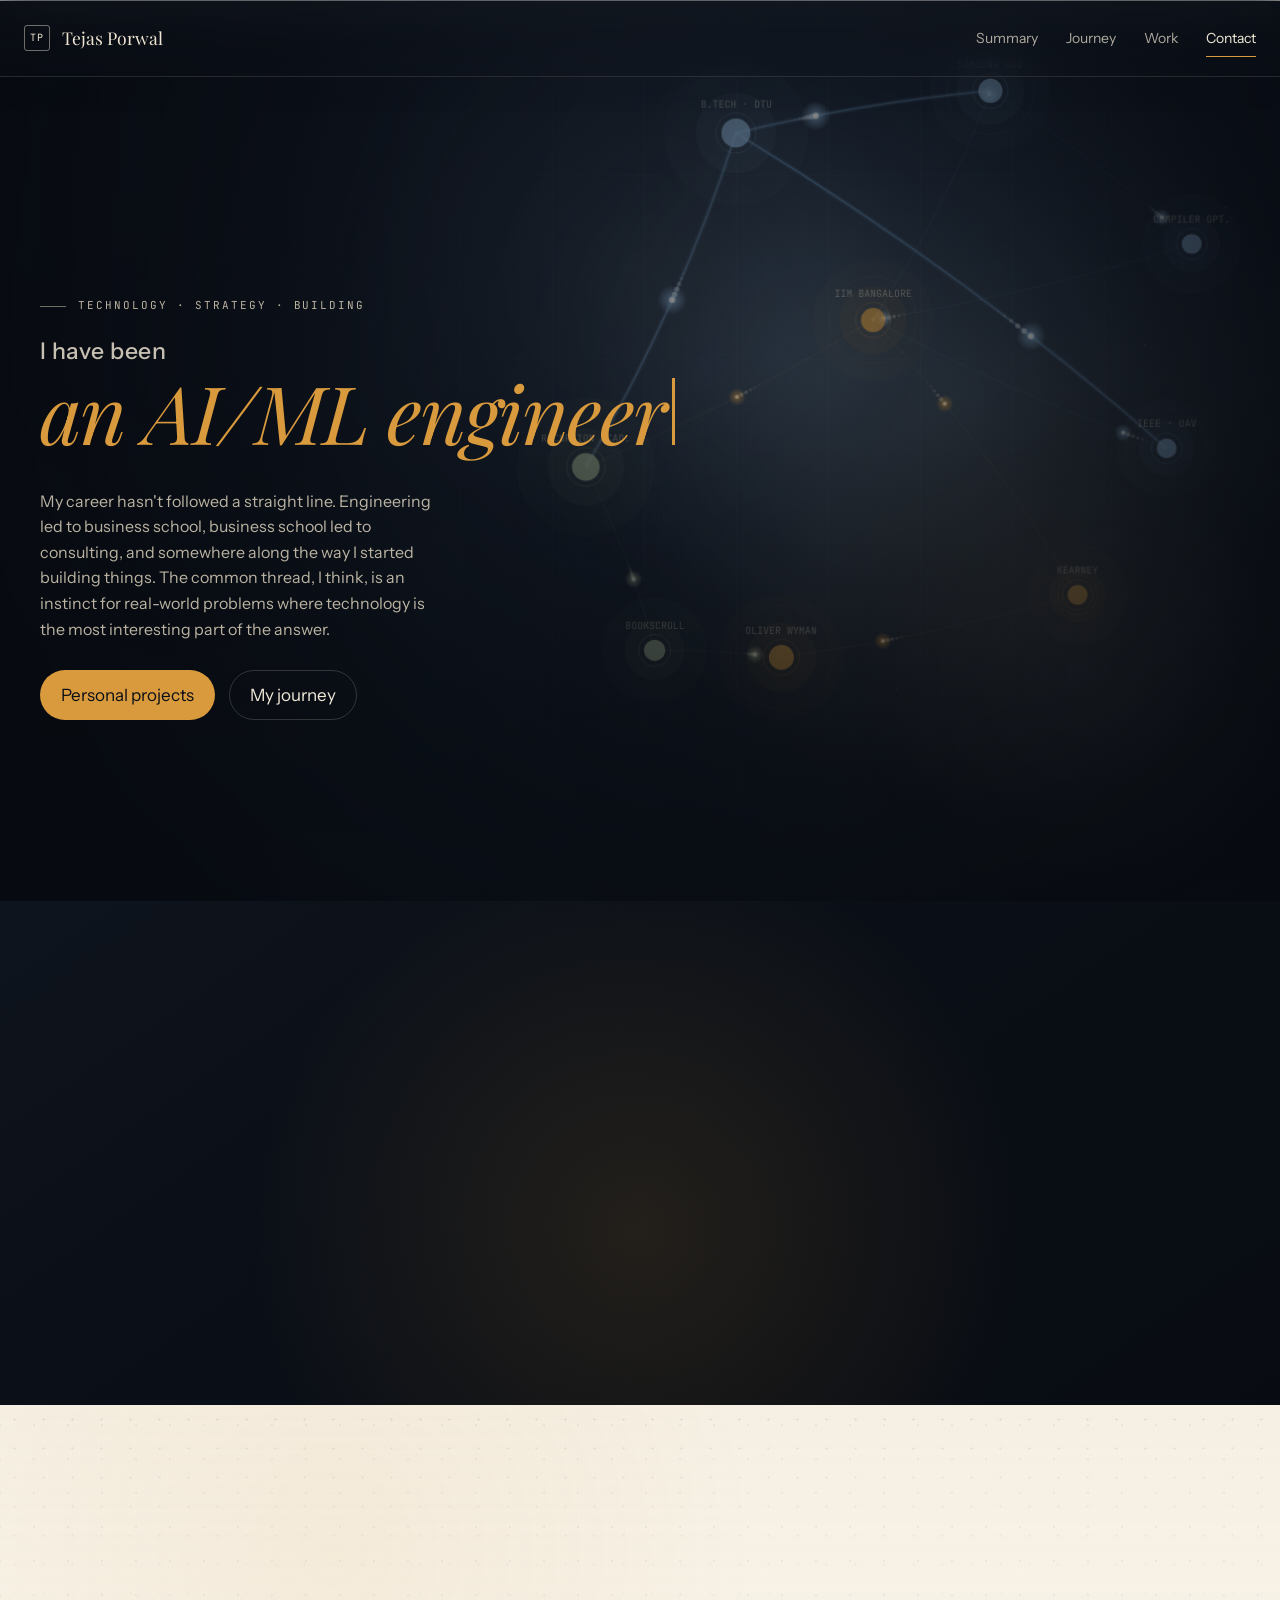
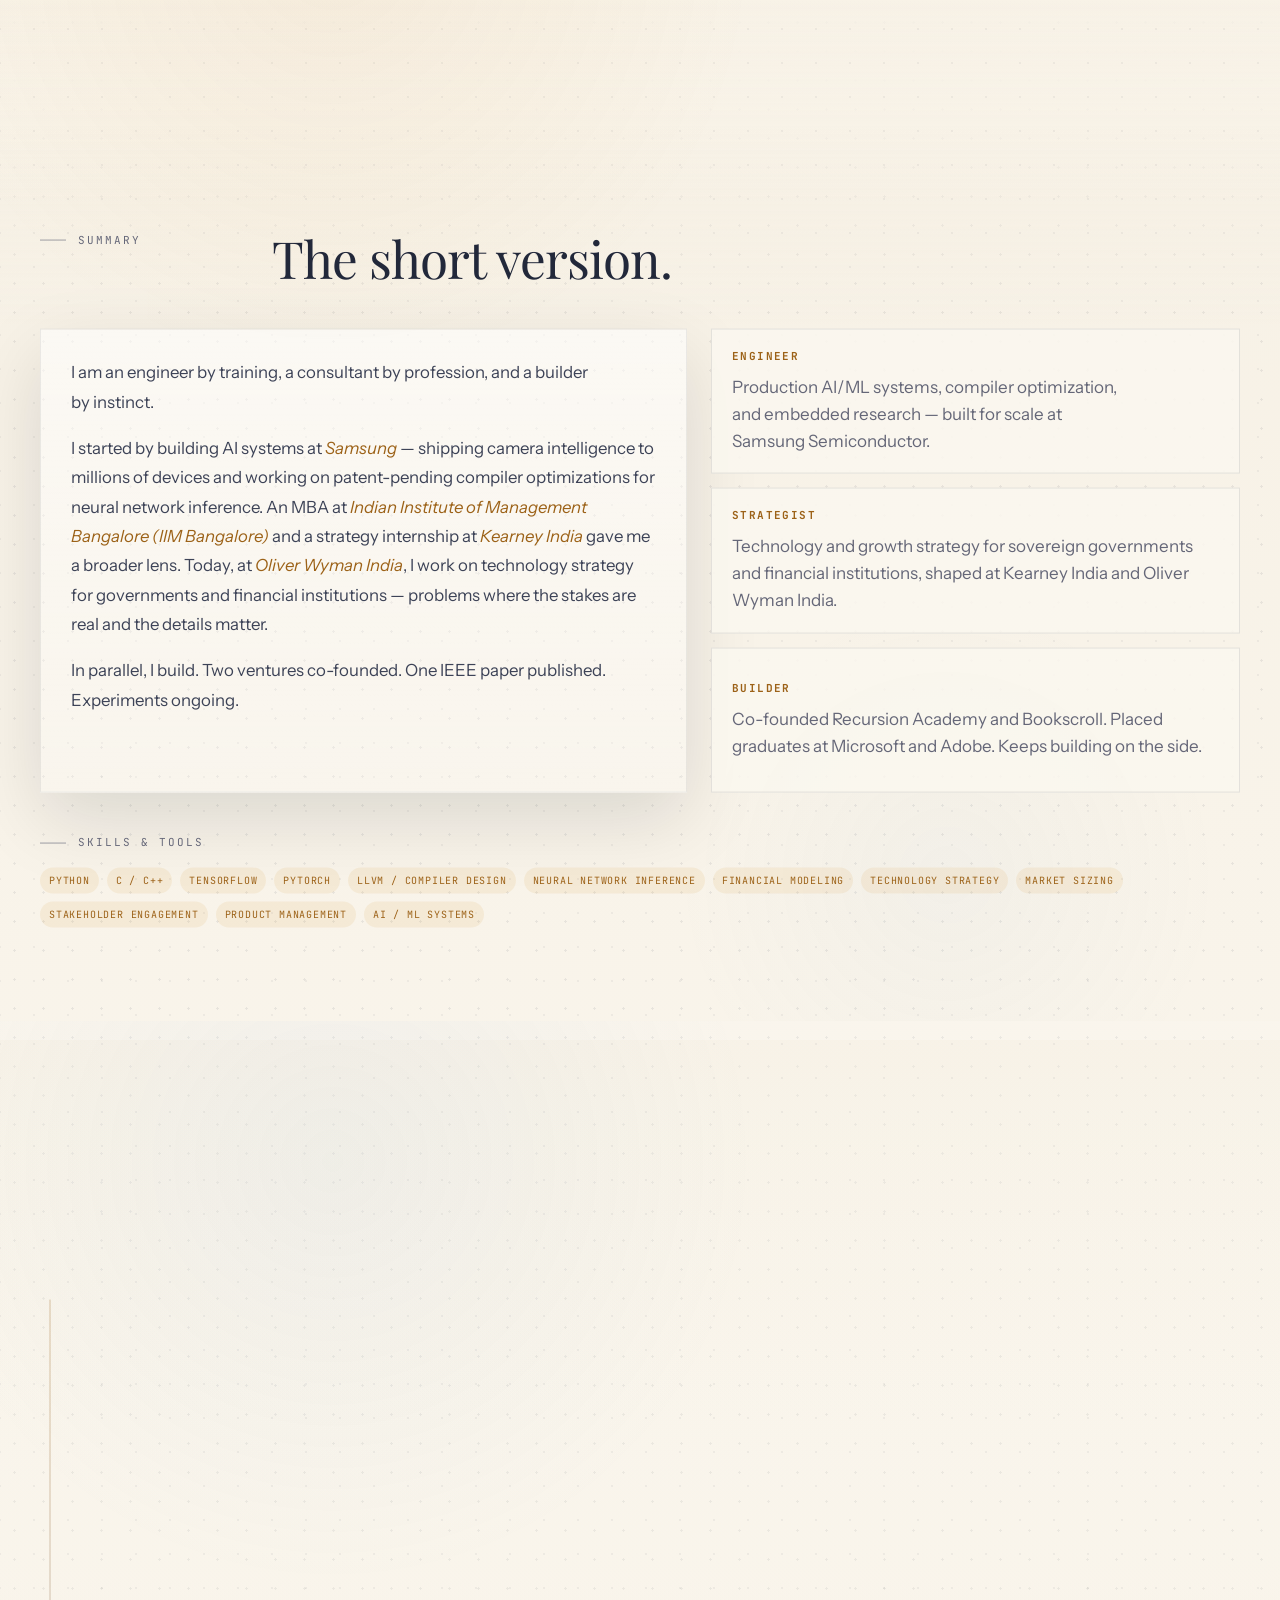
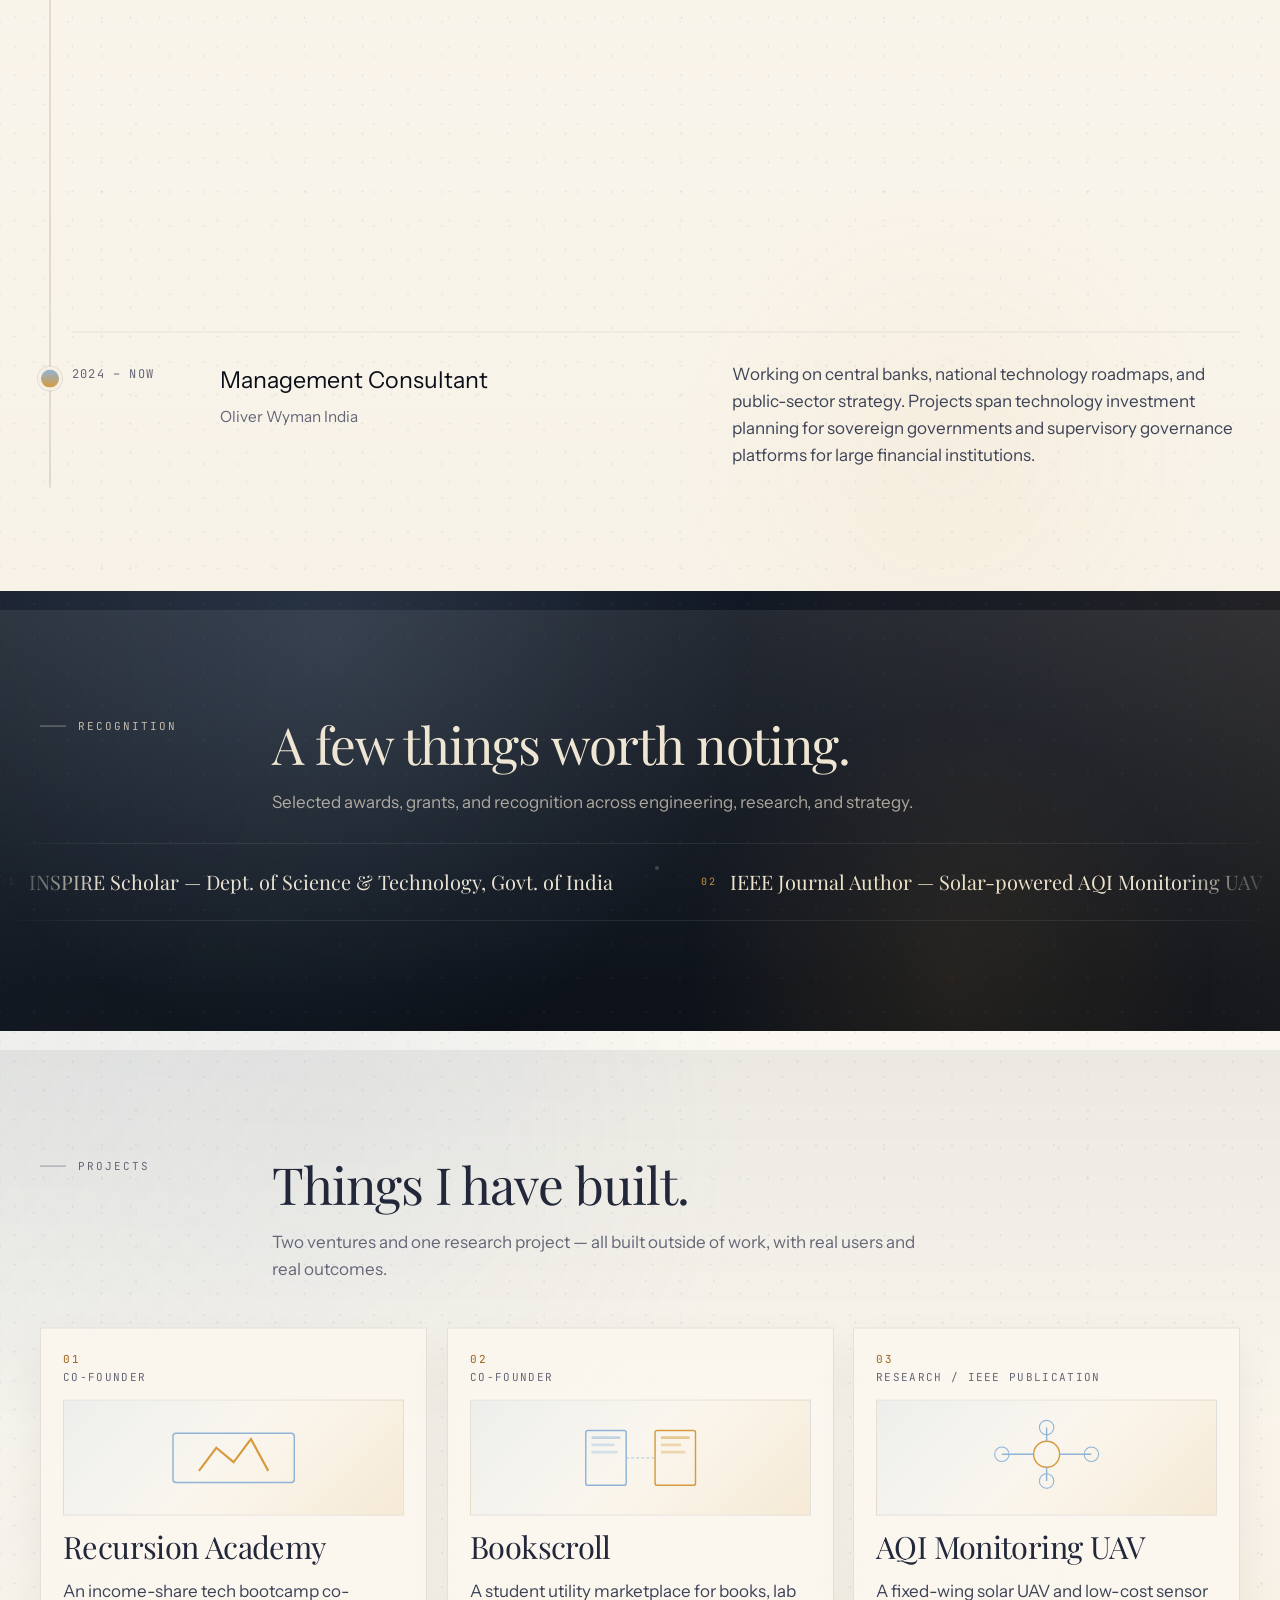
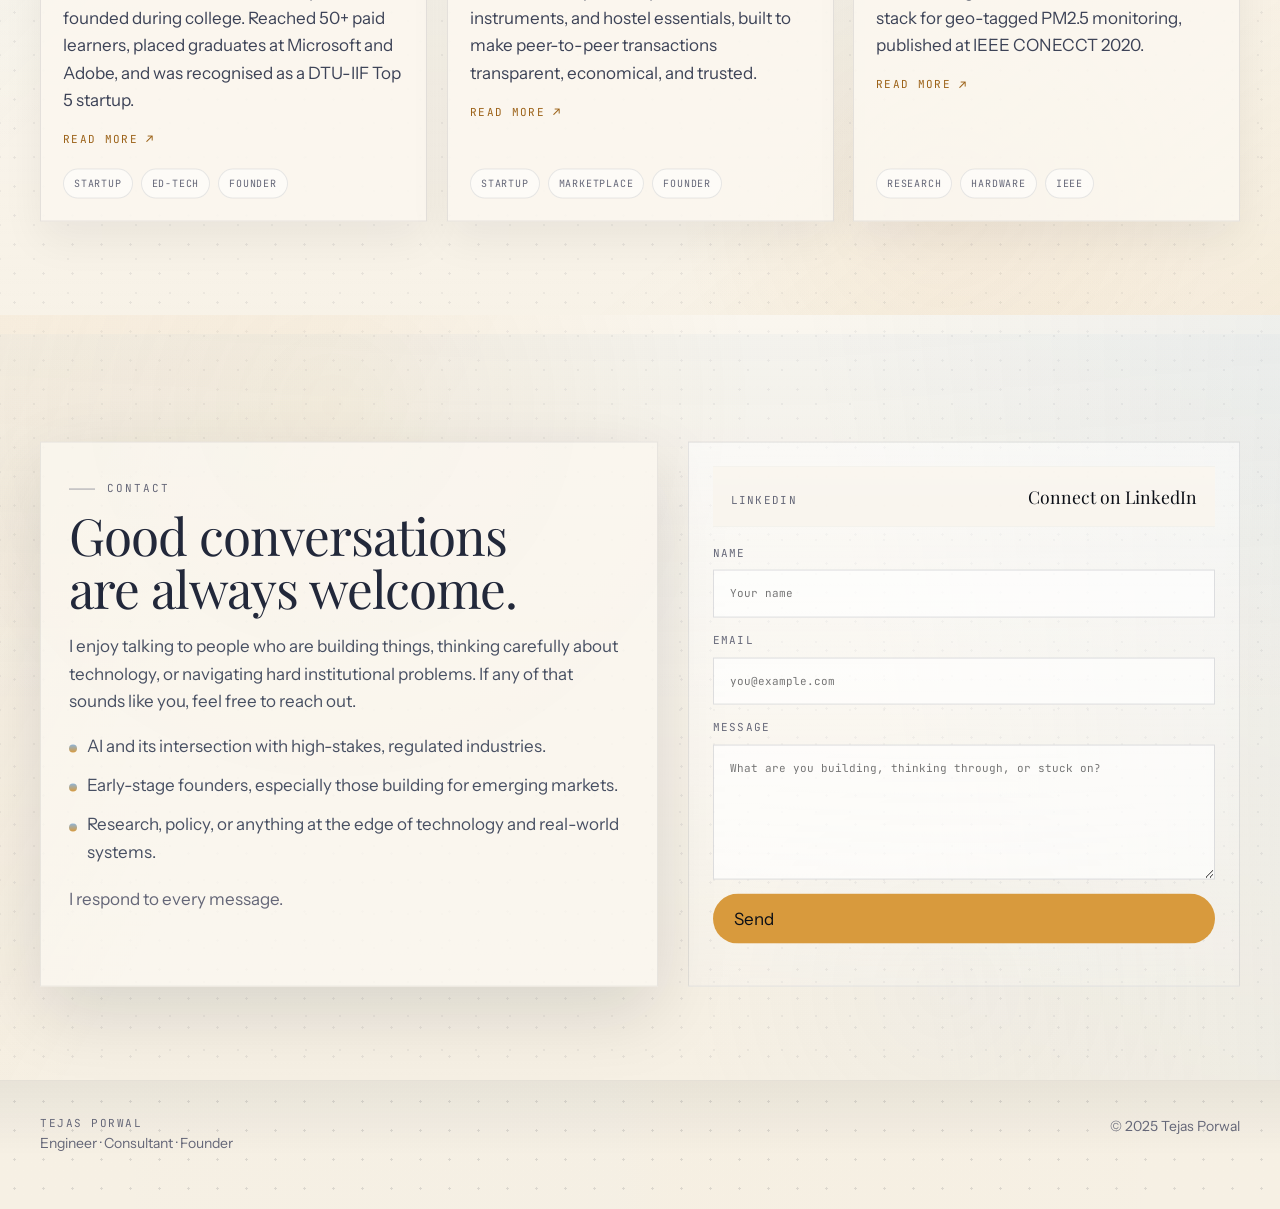
<file: index.html>
<!doctype html>
<html lang="en">
<head>
<meta charset="utf-8" />
<meta name="viewport" content="width=device-width,initial-scale=1" />
<title>Tejas Porwal</title>
<meta
  name="description"
  content="Tejas Porwal works at the intersection of deep technology and high-stakes strategy: AI systems, national technology roadmaps, and company building."
/>
<meta name="theme-color" content="#11161f" />
<meta property="og:title" content="Tejas Porwal" />
<meta property="og:description" content="Tejas Porwal works at the intersection of deep technology and high-stakes strategy: AI systems, national technology roadmaps, and company building." />
<meta property="og:type" content="website" />
<meta property="og:url" content="https://tejasporwal.github.io/" />
<script async src="https://www.googletagmanager.com/gtag/js?id=G-TYGXZ37KJ1"></script>
<script>
  window.dataLayer = window.dataLayer || [];
  function gtag(){dataLayer.push(arguments);}
  gtag("js", new Date());
  gtag("config", "G-TYGXZ37KJ1");
</script>
<style>
@import url('https://fonts.googleapis.com/css2?family=Playfair+Display:wght@400;500;600;700&family=Instrument+Sans:wght@400;500;600;700&family=JetBrains+Mono:wght@400;500&display=swap');

:root {
  --ink: #11161f;
  --ink-deep: #0a0e16;
  --ink-soft: #192131;
  --ink-line: rgba(150, 171, 206, 0.18);
  --cream: #f6f0e4;
  --paper: #fbf7ef;
  --paper-alt: #f1ead9;
  --rule: #ddd1bd;
  --muted: #656778;
  --body: #22283a;
  --amber: #d89a3d;
  --amber-soft: rgba(216, 154, 61, 0.16);
  --amber-ink: #9c6218;
  --steel: #8fb4d6;
  --steel-soft: rgba(143, 180, 214, 0.15);
  --shadow: 0 26px 70px rgba(11, 17, 28, 0.12);
  --serif: "Playfair Display", Georgia, serif;
  --sans: "Instrument Sans", ui-sans-serif, system-ui, sans-serif;
  --mono: "JetBrains Mono", ui-monospace, monospace;
  --maxw: 1200px;
  --narrow: 760px;
}

* {
  box-sizing: border-box;
}

html {
  scroll-behavior: smooth;
}

html, body {
  margin: 0;
  padding: 0;
}

body {
  font-family: var(--sans);
  color: var(--body);
  background:
    radial-gradient(circle, rgba(34, 40, 58, 0.12) 1px, transparent 1.2px),
    radial-gradient(circle at top left, rgba(255, 255, 255, 0.6), transparent 28%),
    linear-gradient(180deg, #faf5ec 0%, var(--cream) 100%);
  background-size: 29px 29px, auto, auto;
  background-position: 0 0, 0 0, 0 0;
  font-size: 17px;
  line-height: 1.6;
  -webkit-font-smoothing: antialiased;
  text-rendering: optimizeLegibility;
  font-kerning: normal;
  font-variant-ligatures: common-ligatures contextual;
  overflow-x: hidden;
}

a {
  color: inherit;
  text-decoration: none;
}

button,
input,
textarea {
  font: inherit;
}

h1,
h2,
h3,
h4 {
  margin: 0;
  font-family: var(--serif);
  font-weight: 400;
  letter-spacing: -0.02em;
  text-wrap: balance;
}

h1 {
  font-size: clamp(3rem, 7vw, 6.2rem);
  line-height: 0.98;
}

h2 {
  font-size: clamp(2rem, 4vw, 3.2rem);
  line-height: 1.04;
}

h3 {
  font-size: clamp(1.4rem, 2.4vw, 2rem);
  line-height: 1.1;
}

p {
  margin: 0 0 1em;
  text-wrap: pretty;
}

main {
  position: relative;
  z-index: 8;
  background:
    radial-gradient(circle, rgba(34, 40, 58, 0.08) 1px, transparent 1.2px),
    linear-gradient(180deg, var(--cream) 0%, var(--paper) 48%, var(--cream) 100%);
  background-size: 29px 29px, auto;
}

img,
svg {
  display: block;
  max-width: 100%;
}

.container {
  width: min(var(--maxw), calc(100% - 48px));
  margin: 0 auto;
}

.narrow {
  width: min(var(--narrow), calc(100% - 48px));
  margin: 0 auto;
}

.eyebrow {
  display: inline-flex;
  align-items: center;
  gap: 12px;
  font-family: var(--mono);
  font-size: 11px;
  letter-spacing: 0.18em;
  text-transform: uppercase;
  color: var(--muted);
}

.eyebrow::before {
  content: "";
  width: 26px;
  height: 1px;
  background: currentColor;
  opacity: 0.6;
}

.eyebrow.light {
  color: rgba(231, 221, 197, 0.8);
}

.section {
  --section-progress: 0;
  --section-enter: linear-gradient(180deg, rgba(246, 240, 228, 0), rgba(246, 240, 228, 0));
  --section-exit: linear-gradient(180deg, rgba(246, 240, 228, 0), rgba(246, 240, 228, 0));
  --section-line: rgba(34, 40, 58, 0.08);
  position: relative;
  padding: 110px 0;
  overflow: clip;
  isolation: isolate;
}

.section::before,
.section::after {
  content: "";
  position: absolute;
  left: 0;
  right: 0;
  z-index: 0;
  pointer-events: none;
}

.section::before {
  top: 0;
  height: 42vh;
  background: var(--section-enter);
  opacity: clamp(0, calc(0.9 - var(--section-progress) * 1.4), 0.46);
  transform: translateY(calc((var(--section-progress) - 0.5) * -38px));
}

.section::after {
  bottom: 0;
  height: 34vh;
  background: var(--section-exit);
  opacity: clamp(0, calc(var(--section-progress) * 1.1), 0.40);
  transform: translateY(calc((1 - var(--section-progress)) * 42px));
}

.section > .container,
.section > .narrow {
  position: relative;
  z-index: 2;
  transform: translateY(clamp(-18px, calc((0.46 - var(--section-progress)) * 36px), 22px));
  transition: transform 120ms linear;
}

.section-head {
  display: grid;
  grid-template-columns: 190px minmax(0, 1fr);
  gap: 42px;
  align-items: start;
  margin-bottom: 44px;
}

.section-head p {
  margin: 0;
}

.section-head .lede {
  max-width: 720px;
  color: var(--muted);
  margin-top: 18px;
}

.two-col {
  display: grid;
  grid-template-columns: 1.15fr 0.85fr;
  gap: 36px;
}

.reveal {
  opacity: 0;
  transform: translateY(32px);
  transition:
    opacity 820ms cubic-bezier(0.22, 1, 0.36, 1),
    transform 820ms cubic-bezier(0.22, 1, 0.36, 1);
  will-change: opacity, transform;
}

.reveal.is-visible {
  opacity: 1;
  transform: translateY(0);
  will-change: auto;
}

/* ── CINEMATIC SCROLL ANIMATIONS ── */

/* Project cards cascade as their parent grid reveals */
@keyframes cardReveal {
  from { opacity: 0; transform: translateY(26px) scale(0.968); }
  to   { opacity: 1; transform: translateY(0)    scale(1);     }
}
.projects-grid.is-visible .project:nth-child(1) { animation: cardReveal 700ms cubic-bezier(0.22, 1, 0.36, 1) both; }
.projects-grid.is-visible .project:nth-child(2) { animation: cardReveal 700ms cubic-bezier(0.22, 1, 0.36, 1) 100ms both; }
.projects-grid.is-visible .project:nth-child(3) { animation: cardReveal 700ms cubic-bezier(0.22, 1, 0.36, 1) 200ms both; }

/* Timeline rows — slide in from left */
.timeline-row.reveal          { transform: translateX(-28px); }
.timeline-row.reveal.is-visible { transform: translateX(0); }

/* Contact panel — slide in from right */
.contact-panel.reveal           { transform: translateX(28px); }
.contact-panel.reveal.is-visible { transform: translateX(0); }

/* Summary points — stagger on parent reveal (transform only; parent opacity handles the fade) */
.summary-point {
  transform: translateY(18px);
  transition: transform 600ms cubic-bezier(0.22, 1, 0.36, 1);
}
.summary-points.is-visible .summary-point:nth-child(1) { transform: none; }
.summary-points.is-visible .summary-point:nth-child(2) { transform: none; transition-delay: 110ms; }
.summary-points.is-visible .summary-point:nth-child(3) { transform: none; transition-delay: 220ms; }

/* Skills chips — stagger up into view */
.chip {
  transform: translateY(8px);
  transition: transform 440ms cubic-bezier(0.22, 1, 0.36, 1);
}
.reveal.is-visible .chip                 { transform: none; }
.reveal.is-visible .chip:nth-child(1)   { transition-delay:   0ms; }
.reveal.is-visible .chip:nth-child(2)   { transition-delay:  36ms; }
.reveal.is-visible .chip:nth-child(3)   { transition-delay:  72ms; }
.reveal.is-visible .chip:nth-child(4)   { transition-delay: 108ms; }
.reveal.is-visible .chip:nth-child(5)   { transition-delay: 144ms; }
.reveal.is-visible .chip:nth-child(6)   { transition-delay: 180ms; }
.reveal.is-visible .chip:nth-child(7)   { transition-delay: 216ms; }
.reveal.is-visible .chip:nth-child(8)   { transition-delay: 252ms; }
.reveal.is-visible .chip:nth-child(9)   { transition-delay: 288ms; }
.reveal.is-visible .chip:nth-child(10)  { transition-delay: 324ms; }
.reveal.is-visible .chip:nth-child(11)  { transition-delay: 360ms; }
.reveal.is-visible .chip:nth-child(12)  { transition-delay: 396ms; }

/* Contact interest list — slide in from left on parent reveal */
.contact-copy .interest {
  transform: translateX(-14px);
  transition: transform 560ms cubic-bezier(0.22, 1, 0.36, 1);
}
.contact-copy.is-visible .interest:nth-child(1) { transform: none; transition-delay: 160ms; }
.contact-copy.is-visible .interest:nth-child(2) { transform: none; transition-delay: 280ms; }
.contact-copy.is-visible .interest:nth-child(3) { transform: none; transition-delay: 400ms; }

/* Eyebrow decorative line grows in when parent reveals */
.reveal .eyebrow::before {
  width: 0;
  transition: width 580ms cubic-bezier(0.22, 1, 0.36, 1) 200ms;
}
.reveal.is-visible .eyebrow::before { width: 26px; }

/* Section ambient glow orbs (injected via JS) */
.section-ambient {
  position: absolute;
  inset: 0;
  pointer-events: none;
  z-index: 1;
  overflow: hidden;
}
.sa-a, .sa-b {
  position: absolute;
  border-radius: 50%;
  transform: translate(-50%, -50%);
  transition: left 2.4s cubic-bezier(0.22, 1, 0.36, 1), top 2.4s cubic-bezier(0.22, 1, 0.36, 1);
}
.sa-a { width: 72vw; height: 72vw; }
.sa-b { width: 46vw; height: 46vw; }
.narrative .sa-a { background: radial-gradient(circle, rgba(216,154,61,0.07)   0%, transparent 65%); }
.narrative .sa-b { background: radial-gradient(circle, rgba(143,180,214,0.055) 0%, transparent 65%); }
.journey  .sa-a  { background: radial-gradient(circle, rgba(143,180,214,0.08)  0%, transparent 65%); }
.journey  .sa-b  { background: radial-gradient(circle, rgba(216,154,61,0.05)   0%, transparent 65%); }
.work     .sa-a  { background: radial-gradient(circle, rgba(143,180,214,0.07)  0%, transparent 65%); }
.work     .sa-b  { background: radial-gradient(circle, rgba(216,154,61,0.06)   0%, transparent 65%); }
.contact  .sa-a  { background: radial-gradient(circle, rgba(216,154,61,0.08)   0%, transparent 65%); }
.contact  .sa-b  { background: radial-gradient(circle, rgba(143,180,214,0.05)  0%, transparent 65%); }

/* Awards section ticker entrance */
.ticker-shell {
  opacity: 0;
  transform: translateY(14px);
  transition:
    opacity  900ms cubic-bezier(0.22, 1, 0.36, 1) 280ms,
    transform 900ms cubic-bezier(0.22, 1, 0.36, 1) 280ms;
}
.awards.in-view .ticker-shell {
  opacity: 1;
  transform: translateY(0);
}

.nav {
  position: sticky;
  top: 0;
  left: 0;
  right: 0;
  z-index: 50;
  backdrop-filter: blur(18px);
  width: 100%;
  max-width: none;
  margin: 0;
  border-top: 0;
  border-right: 0;
  border-left: 0;
  border-bottom: 1px solid rgba(239, 231, 214, 0.12);
  border-radius: 0;
  background:
    linear-gradient(180deg, rgba(13, 18, 26, 0.42), rgba(13, 18, 26, 0.18));
  box-shadow:
    0 12px 34px rgba(10, 14, 22, 0.04),
    inset 0 1px 0 rgba(255, 255, 255, 0.08);
  color: #eee5d2;
  transition: background 220ms ease, border-color 220ms ease, box-shadow 220ms ease;
}

.nav.scrolled {
  background:
    linear-gradient(180deg, rgba(28, 34, 47, 0.88), rgba(17, 22, 32, 0.8));
  border-color: rgba(239, 231, 214, 0.18);
  box-shadow:
    0 12px 34px rgba(10, 14, 22, 0.12),
    inset 0 1px 0 rgba(255, 255, 255, 0.08);
}

.nav-inner {
  width: 100%;
  min-height: 76px;
  display: flex;
  align-items: center;
  justify-content: space-between;
  gap: 20px;
  padding: 0 24px;
}

.brand {
  display: inline-flex;
  align-items: center;
  gap: 12px;
  font-family: var(--serif);
  font-size: 1.1rem;
}

.brand-mark {
  width: 26px;
  height: 26px;
  border: 1px solid rgba(238, 229, 210, 0.45);
  border-radius: 3px;
  display: grid;
  place-items: center;
  font-family: var(--mono);
  font-size: 10px;
  letter-spacing: 0.08em;
}

.nav-links {
  display: flex;
  align-items: center;
  gap: 28px;
  font-size: 14px;
}

.nav-links a {
  position: relative;
  padding: 8px 0;
  color: rgba(238, 229, 210, 0.72);
  transition: color 160ms ease;
}

.nav-links a:hover,
.nav-links a.active {
  color: #f3ebda;
}

.nav-links a.active::after {
  content: "";
  position: absolute;
  left: 0;
  right: 0;
  bottom: 0;
  height: 1px;
  background: var(--amber);
}

.nav-toggle {
  display: none;
  flex-direction: column;
  justify-content: center;
  gap: 5px;
  width: 36px;
  height: 36px;
  background: none;
  border: none;
  cursor: pointer;
  color: #eee5d2;
  padding: 6px;
  margin-left: auto;
}

.nav-toggle span {
  display: block;
  width: 20px;
  height: 1.5px;
  background: currentColor;
  transition: transform 220ms ease, opacity 220ms ease;
}

.nav.open .nav-toggle span:nth-child(1) { transform: translateY(6.5px) rotate(45deg); }
.nav.open .nav-toggle span:nth-child(2) { opacity: 0; }
.nav.open .nav-toggle span:nth-child(3) { transform: translateY(-6.5px) rotate(-45deg); }

.hero {
  --hero-progress: 0;
  --hero-exit: 0;
  position: relative;
  margin-top: -76px;
  min-height: 190vh;
  overflow: clip;
  background:
    radial-gradient(circle at 76% 24%, rgba(143, 180, 214, 0.16), transparent 24%),
    radial-gradient(circle at 50% 72%, rgba(216, 154, 61, 0.12), transparent 28%),
    linear-gradient(145deg, #131a26 0%, #0b1018 52%, #070a10 100%);
  color: #f1e8d5;
}

.hero::before {
  content: "";
  position: sticky;
  top: 0;
  display: block;
  height: 100vh;
  margin-bottom: -100vh;
  background-image:
    linear-gradient(to right, rgba(150, 171, 206, 0.055) 1px, transparent 1px),
    linear-gradient(to bottom, rgba(150, 171, 206, 0.04) 1px, transparent 1px);
  background-size: 92px 92px;
  mask-image: radial-gradient(circle at 62% 42%, black 26%, transparent 78%);
  opacity: 0.72;
  transform: translateY(calc(var(--hero-progress) * -42px));
}

.hero::after {
  content: none;
}

.hero-noise {
  position: sticky;
  top: 0;
  z-index: 2;
  height: 100vh;
  margin-bottom: -100vh;
  background:
    radial-gradient(circle at 50% 30%, rgba(255, 255, 255, 0.03), transparent 35%),
    radial-gradient(circle at 85% 75%, rgba(255, 255, 255, 0.025), transparent 20%);
  pointer-events: none;
}

.hero-background {
  position: sticky;
  top: 0;
  height: 100vh;
  margin-bottom: -100vh;
  z-index: 1;
  overflow: hidden;
  pointer-events: none;
}

.hero-neural {
  position: absolute;
  inset: 0;
  opacity: calc(0.98 - var(--hero-progress) * 0.58);
  transform: scale(calc(1 + var(--hero-progress) * 0.08));
  transform-origin: 68% 38%;
}

.hero-neural canvas {
  width: 100%;
  height: 100%;
}

.hero-background::after {
  content: "";
  position: absolute;
  inset: 0;
  background:
    radial-gradient(circle at 66% 42%, transparent 0%, rgba(11, 16, 24, 0.12) 46%, rgba(7, 10, 16, 0.72) 100%),
    linear-gradient(90deg, rgba(7, 10, 16, 0.82) 0%, rgba(11, 16, 24, 0.42) 34%, rgba(11, 16, 24, 0.16) 64%, rgba(7, 10, 16, 0.58) 100%),
    linear-gradient(180deg, rgba(7, 10, 16, 0.18) 0%, rgba(7, 10, 16, 0.04) 42%, rgba(7, 10, 16, 0.66) 100%);
  pointer-events: none;
}

.hero-inner {
  position: sticky;
  top: 0;
  z-index: 3;
  width: min(var(--maxw), calc(100% - 48px));
  margin: 0 auto;
  padding: 176px 0 70px;
  height: 100vh;
  display: flex;
  align-items: center;
}

.hero-copy {
  position: relative;
  max-width: 760px;
  opacity: clamp(0, calc(1.22 - var(--hero-progress) * 2.25), 1);
  transform: translate3d(0, calc(var(--hero-progress) * -82px), 0);
  transition: opacity 120ms linear, transform 120ms linear;
}

.hero-scroll-cue {
  position: sticky;
  top: calc(100vh - 130px);
  z-index: 4;
  width: min(var(--maxw), calc(100% - 48px));
  margin: 0 auto;
  padding-bottom: 56px;
  opacity: clamp(0, calc((var(--hero-progress) - 0.34) * 2.5), 0.78);
  transform: translateY(calc((1 - var(--hero-progress)) * 34px));
  pointer-events: none;
}

.hero-scroll-cue-line {
  width: min(420px, 42vw);
  height: 1px;
  background: linear-gradient(90deg, rgba(216, 154, 61, 0.7), rgba(241, 232, 213, 0));
}


.hero-copy .eyebrow {
  margin-bottom: 24px;
}

.hero-title {
  display: grid;
  gap: 8px;
  max-width: 12ch;
}

.hero-title-prefix {
  display: block;
  font-family: var(--sans);
  font-size: clamp(1rem, 1.8vw, 1.45rem);
  line-height: 1.1;
  font-weight: 500;
  letter-spacing: 0.02em;
  color: rgba(241, 232, 213, 0.82);
}

.hero-title-role {
  display: inline-flex;
  align-items: baseline;
  gap: 0.08em;
  min-width: 12.8ch;
  min-height: 1.12em;
  font-size: clamp(3rem, 6.3vw, 5.35rem);
  color: var(--amber);
  font-style: italic;
}

.hero-title-role-text {
  display: inline-block;
  white-space: nowrap;
  font-variant-ligatures: none;
  will-change: contents;
}

.hero-title-caret {
  display: inline-block;
  flex: 0 0 3px;
  width: 3px;
  height: 0.84em;
  background: currentColor;
  vertical-align: -0.08em;
  animation: blink 1s steps(2) infinite;
}

@keyframes blink {
  50% { opacity: 0; }
}

.hero-sub {
  max-width: 36ch;
  margin-top: 26px;
  font-size: 1rem;
  color: rgba(231, 221, 197, 0.8);
}

.hero-cta {
  margin-top: 28px;
  display: flex;
  flex-wrap: wrap;
  gap: 14px;
}

.button-link {
  display: inline-flex;
  align-items: center;
  gap: 10px;
  min-height: 50px;
  padding: 0 20px;
  border: 1px solid rgba(241, 232, 213, 0.18);
  border-radius: 999px;
  color: #f3ebda;
  transition: background 180ms ease, border-color 180ms ease, color 180ms ease, transform 180ms ease;
}

.button-link:hover {
  transform: translateY(-2px);
  background: rgba(241, 232, 213, 0.06);
  border-color: rgba(241, 232, 213, 0.3);
}

.button-link.primary {
  background: var(--amber);
  color: var(--ink-deep);
  border-color: transparent;
}

.button-link.primary:hover {
  background: #e3a64c;
}

.split-band {
  position: relative;
  margin-top: -1px;
  background:
    linear-gradient(90deg, rgba(143, 180, 214, 0.08) 0%, rgba(143, 180, 214, 0.02) 48%, rgba(216, 154, 61, 0.03) 52%, rgba(216, 154, 61, 0.09) 100%),
    linear-gradient(180deg, rgba(17, 22, 31, 1) 0%, rgba(17, 22, 31, 0.95) 100%);
  color: #ebe0cb;
  border-top: 1px solid rgba(255, 255, 255, 0.05);
  border-bottom: 1px solid rgba(255, 255, 255, 0.05);
}

.stats-grid {
  width: min(var(--maxw), calc(100% - 48px));
  margin: 0 auto;
  padding: 28px 0;
  display: grid;
  grid-template-columns: repeat(6, 1fr);
  gap: 1px;
  background: rgba(255, 255, 255, 0.06);
}

.stat-card {
  min-height: 136px;
  padding: 22px 18px 18px;
  background: rgba(12, 17, 26, 0.82);
}

.stat-card .kicker {
  font-family: var(--mono);
  font-size: 11px;
  letter-spacing: 0.12em;
  text-transform: uppercase;
  color: rgba(231, 221, 197, 0.45);
}

.stat-card strong {
  display: block;
  margin-top: 16px;
  font-family: var(--serif);
  font-size: clamp(1.8rem, 3vw, 2.6rem);
  font-weight: 400;
  color: #f3ebda;
}

.stat-card span {
  display: block;
  margin-top: 8px;
  color: rgba(231, 221, 197, 0.72);
  font-size: 0.95rem;
}

.narrative {
  position: relative;
  z-index: 4;
  margin-top: -34vh;
  padding-top: calc(104px + 34vh);
  --section-enter: linear-gradient(180deg, rgba(246, 240, 228, 0) 0%, rgba(251, 247, 239, 0.62) 72%, rgba(251, 247, 239, 0) 100%);
  --section-exit: linear-gradient(180deg, rgba(251, 247, 239, 0) 0%, rgba(241, 234, 217, 0.72) 100%);
  --section-line: rgba(156, 98, 24, 0.08);
  background:
    linear-gradient(180deg, rgba(246, 240, 228, 0) 0%, rgba(246, 240, 228, 0.92) 28vh, rgba(246, 240, 228, 0) 58vh);
}

.journey {
  --section-enter: linear-gradient(180deg, rgba(241, 234, 217, 0.58), rgba(251, 247, 239, 0));
  --section-exit: linear-gradient(180deg, rgba(251, 247, 239, 0), rgba(17, 22, 31, 0.16));
  --section-line: rgba(143, 180, 214, 0.12);
  background:
    linear-gradient(180deg, rgba(255, 255, 255, 0.12), rgba(241, 234, 217, 0.34));
}

.narrative-grid {
  display: grid;
  grid-template-columns: minmax(0, 1.1fr) minmax(260px, 0.9fr);
  gap: 24px;
  align-items: stretch;
}

.narrative-grid > * {
  align-self: stretch;
}

.story {
  padding: 28px 30px;
  border: 1px solid rgba(34, 40, 58, 0.08);
  background: linear-gradient(180deg, rgba(255, 255, 255, 0.55) 0%, rgba(255, 255, 255, 0.2) 100%);
  box-shadow: var(--shadow);
  display: flex;
  flex-direction: column;
  justify-content: space-between;
  min-height: 100%;
}

.story-text {
  font-size: 1.05rem;
  line-height: 1.75;
  color: #3d4357;
}

.story-text em {
  color: var(--amber-ink);
  font-style: italic;
}

.signature {
  margin-top: 18px;
  font-family: var(--mono);
  font-size: 12px;
  letter-spacing: 0.14em;
  text-transform: uppercase;
  color: var(--muted);
}

.summary-points {
  display: grid;
  grid-template-rows: repeat(3, minmax(0, 1fr));
  gap: 14px;
}

.summary-point {
  padding: 18px 20px;
  border: 1px solid rgba(34, 40, 58, 0.1);
  background: rgba(251, 247, 239, 0.86);
  display: flex;
  flex-direction: column;
  justify-content: center;
}

.summary-point strong {
  display: block;
  margin-bottom: 8px;
  font-family: var(--mono);
  font-size: 11px;
  letter-spacing: 0.13em;
  text-transform: uppercase;
  color: var(--amber-ink);
}

.summary-point p {
  margin: 0;
  color: var(--muted);
}

.timeline-wrap {
  --timeline-padding: 32px;
  --timeline-axis: 10px;
  --timeline-dot-size: 18px;
  --timeline-dot-radius: 12px;
  position: relative;
  padding-left: var(--timeline-padding);
}

.timeline-wrap::before {
  content: "";
  position: absolute;
  left: var(--timeline-axis);
  top: 10px;
  bottom: 10px;
  width: 2px;
  transform: translateX(-50%);
  background: linear-gradient(180deg, rgba(156, 98, 24, 0.18), rgba(34, 40, 58, 0.12));
}

.timeline {
  display: grid;
  gap: 0;
}

.timeline-row {
  position: relative;
  display: grid;
  grid-template-columns: 120px minmax(0, 1fr) minmax(0, 1.05fr);
  gap: 28px;
  padding: 28px 0;
  border-top: 1px solid rgba(34, 40, 58, 0.08);
}

.timeline-row::before {
  content: "";
  position: absolute;
  left: calc(var(--timeline-axis) - var(--timeline-dot-radius) - var(--timeline-padding));
  top: 34px;
  width: var(--timeline-dot-size);
  height: var(--timeline-dot-size);
  border-radius: 50%;
  border: 3px solid var(--cream);
  background: linear-gradient(180deg, var(--steel) 0%, var(--amber) 100%);
  box-shadow: 0 0 0 1px rgba(34, 40, 58, 0.12);
}

.timeline-year {
  padding-top: 4px;
  font-family: var(--mono);
  font-size: 12px;
  letter-spacing: 0.1em;
  text-transform: uppercase;
  color: var(--muted);
}

.timeline-title {
  font-size: 1.45rem;
  color: var(--ink-deep);
}

.timeline-title .sub {
  display: block;
  margin-top: 7px;
  font-family: var(--sans);
  font-size: 0.96rem;
  color: var(--muted);
}

.timeline-desc {
  color: #3d4357;
}

.awards {
  --section-enter: linear-gradient(180deg, rgba(241, 234, 217, 0.18), rgba(18, 24, 36, 0));
  --section-exit: linear-gradient(180deg, rgba(18, 24, 36, 0), rgba(246, 240, 228, 0.2));
  --section-line: rgba(216, 154, 61, 0.12);
  background:
    linear-gradient(115deg, rgba(143, 180, 214, 0.06), transparent 42%),
    linear-gradient(245deg, rgba(216, 154, 61, 0.08), transparent 38%),
    linear-gradient(180deg, #121824 0%, #0d121a 100%);
  color: #eee5d2;
}

.awards .section-head h2,
.awards .section-head .lede {
  color: #eee5d2;
}

.awards .section-head .lede {
  opacity: 0.68;
}

.ticker-shell {
  overflow: hidden;
  mask-image: linear-gradient(to right, transparent, black 8%, black 92%, transparent);
  border-top: 1px solid rgba(255, 255, 255, 0.08);
  border-bottom: 1px solid rgba(255, 255, 255, 0.08);
}

.ticker {
  display: flex;
  gap: 42px;
  width: max-content;
  padding: 22px 0;
  animation: ticker 44s linear infinite;
}

@keyframes ticker {
  from { transform: translateX(0); }
  to { transform: translateX(-50%); }
}

.award-item {
  display: flex;
  align-items: center;
  gap: 14px;
  white-space: nowrap;
  font-family: var(--serif);
  font-size: 1.25rem;
  font-weight: 300;
}

.award-item .num {
  font-family: var(--mono);
  font-size: 10px;
  letter-spacing: 0.15em;
  text-transform: uppercase;
  color: var(--amber);
}

.award-sep {
  width: 4px;
  height: 4px;
  border-radius: 50%;
  background: rgba(255, 255, 255, 0.18);
}

.work {
  --section-enter: linear-gradient(180deg, rgba(13, 18, 26, 0.14), rgba(246, 240, 228, 0));
  --section-exit: linear-gradient(180deg, rgba(251, 247, 239, 0), rgba(143, 180, 214, 0.12));
  --section-line: rgba(34, 40, 58, 0.08);
  background:
    linear-gradient(135deg, rgba(143, 180, 214, 0.1), transparent 34%),
    linear-gradient(320deg, rgba(216, 154, 61, 0.07), transparent 30%),
    linear-gradient(180deg, rgba(255, 255, 255, 0.28) 0%, rgba(255, 255, 255, 0) 100%);
}

.projects-grid {
  display: grid;
  grid-template-columns: repeat(3, 1fr);
  gap: 20px;
}

@media (max-width: 900px) {
  .projects-grid {
    grid-template-columns: 1fr;
  }
}

.featured-carousel {
  display: grid;
  gap: 18px;
}

.carousel-shell {
  position: relative;
  overflow: hidden;
}

.carousel-track {
  display: flex;
  transition: transform 520ms cubic-bezier(0.22, 1, 0.36, 1);
  will-change: transform;
}

.carousel-slide {
  min-width: 100%;
}

.carousel-controls {
  display: flex;
  align-items: center;
  justify-content: space-between;
  gap: 18px;
}

.carousel-buttons {
  display: flex;
  gap: 10px;
}

.carousel-button {
  width: 46px;
  height: 46px;
  border-radius: 999px;
  border: 1px solid rgba(34, 40, 58, 0.14);
  background: rgba(251, 247, 239, 0.82);
  color: var(--body);
  cursor: pointer;
  transition: transform 180ms ease, background 180ms ease, border-color 180ms ease;
}

.carousel-button:hover {
  transform: translateY(-2px);
  background: rgba(34, 40, 58, 0.04);
  border-color: rgba(34, 40, 58, 0.24);
}

.carousel-dots {
  display: flex;
  align-items: center;
  gap: 10px;
}

.carousel-dot {
  width: 10px;
  height: 10px;
  border-radius: 50%;
  border: 0;
  background: rgba(34, 40, 58, 0.18);
  padding: 0;
  cursor: pointer;
  transition: transform 180ms ease, background 180ms ease;
}

.carousel-dot.active {
  background: var(--amber);
  transform: scale(1.15);
}

.section-head-actions {
  display: flex;
  flex-wrap: wrap;
  gap: 12px;
  margin-top: 22px;
}

.section-head-actions .button-link {
  color: var(--body);
  border-color: rgba(34, 40, 58, 0.14);
  background: rgba(251, 247, 239, 0.76);
}

.section-head-actions .button-link:hover {
  background: rgba(34, 40, 58, 0.04);
  border-color: rgba(34, 40, 58, 0.24);
}

.project-grid {
  display: grid;
  grid-template-columns: repeat(12, 1fr);
  gap: 20px;
}

.project {
  position: relative;
  display: flex;
  flex-direction: column;
  gap: 14px;
  min-height: 100%;
  padding: 22px;
  border: 1px solid rgba(34, 40, 58, 0.1);
  background: rgba(251, 247, 239, 0.9);
  box-shadow: 0 18px 40px rgba(11, 17, 28, 0.06);
  transition: transform 220ms ease, box-shadow 220ms ease, border-color 220ms ease;
  cursor: pointer;
}

.project:hover {
  transform: translateY(-4px);
  box-shadow: 0 24px 48px rgba(11, 17, 28, 0.08);
  border-color: rgba(34, 40, 58, 0.16);
}

.project.project-wide,
.project.project-compact {
  grid-column: span 12;
}

.project-header {
  display: flex;
  justify-content: space-between;
  gap: 12px;
  align-items: start;
}

.project-number {
  font-family: var(--mono);
  font-size: 11px;
  letter-spacing: 0.16em;
  text-transform: uppercase;
  color: var(--amber-ink);
}

.project-context {
  max-width: 100%;
  font-family: var(--mono);
  font-size: 11px;
  letter-spacing: 0.12em;
  text-transform: uppercase;
  color: var(--muted);
  white-space: nowrap;
}

.project-figure {
  height: 116px;
  border: 1px solid rgba(34, 40, 58, 0.08);
  background:
    linear-gradient(135deg, rgba(143, 180, 214, 0.12), transparent 55%),
    linear-gradient(315deg, rgba(216, 154, 61, 0.14), transparent 55%),
    var(--paper);
  display: grid;
  place-items: center;
}

.project-figure svg {
  width: 86%;
  height: 76%;
}

.project p {
  color: #3d4357;
  margin: 0;
}

.project-tags {
  margin-top: auto;
  display: flex;
  flex-wrap: wrap;
  gap: 8px;
  padding-top: 6px;
}

.project-link {
  display: inline-flex;
  align-items: center;
  gap: 8px;
  margin-top: 2px;
  font-family: var(--mono);
  font-size: 11px;
  letter-spacing: 0.12em;
  text-transform: uppercase;
  color: var(--amber-ink);
}

.project-link::after {
  content: "\2197";
  font-size: 12px;
}

.tag {
  padding: 6px 10px;
  border-radius: 999px;
  border: 1px solid rgba(34, 40, 58, 0.1);
  font-family: var(--mono);
  font-size: 10px;
  letter-spacing: 0.08em;
  text-transform: uppercase;
  color: var(--muted);
  background: rgba(255, 255, 255, 0.55);
}

.lab {
  background:
    linear-gradient(180deg, rgba(216, 154, 61, 0.05), transparent 26%),
    linear-gradient(180deg, rgba(255, 255, 255, 0.32), rgba(255, 255, 255, 0));
}

.lab-board {
  padding: 18px;
  border: 1px solid rgba(34, 40, 58, 0.08);
  background:
    radial-gradient(circle at 20% 15%, rgba(143, 180, 214, 0.07), transparent 18%),
    linear-gradient(180deg, rgba(255, 255, 255, 0.45), rgba(255, 255, 255, 0.1));
  box-shadow: var(--shadow);
}

.lab-grid {
  display: grid;
  grid-template-columns: repeat(3, 1fr);
  gap: 16px;
}

.lab-card {
  position: relative;
  display: flex;
  flex-direction: column;
  gap: 12px;
  min-height: 220px;
  padding: 18px;
  border: 1px solid rgba(34, 40, 58, 0.12);
  background: rgba(251, 247, 239, 0.9);
  transform: rotate(var(--tilt, 0deg));
}

.lab-card::before {
  content: "";
  position: absolute;
  top: 10px;
  right: 14px;
  width: 44px;
  height: 16px;
  background: rgba(216, 154, 61, 0.16);
  border: 1px solid rgba(216, 154, 61, 0.2);
  transform: rotate(-4deg);
}

.lab-card:nth-child(1) { --tilt: -0.8deg; }
.lab-card:nth-child(2) { --tilt: 0.6deg; }
.lab-card:nth-child(3) { --tilt: -0.4deg; }
.lab-card:nth-child(4) { --tilt: 0.8deg; }
.lab-card:nth-child(5) { --tilt: -0.5deg; }
.lab-card:nth-child(6) { --tilt: 0.4deg; }

.lab-head {
  display: flex;
  justify-content: space-between;
  gap: 12px;
  align-items: start;
}

.lab-date {
  font-family: var(--mono);
  font-size: 10px;
  letter-spacing: 0.12em;
  text-transform: uppercase;
  color: var(--muted);
}

.lab-status {
  padding: 5px 10px;
  border-radius: 999px;
  font-family: var(--mono);
  font-size: 10px;
  letter-spacing: 0.08em;
  text-transform: uppercase;
}

.status-live {
  background: rgba(91, 147, 93, 0.14);
  color: #315d34;
}

.status-prototype {
  background: rgba(216, 154, 61, 0.16);
  color: #8c5713;
}

.status-archived {
  background: rgba(70, 80, 112, 0.1);
  color: #596177;
}

.status-progress {
  background: rgba(143, 180, 214, 0.18);
  color: #305876;
}

.lab-card p {
  color: #3d4357;
}

.lab-meta {
  margin-top: auto;
  display: flex;
  justify-content: space-between;
  gap: 14px;
  padding-top: 12px;
  border-top: 1px dashed rgba(34, 40, 58, 0.14);
  font-family: var(--mono);
  font-size: 10px;
  letter-spacing: 0.08em;
  text-transform: uppercase;
  color: var(--muted);
}

.chips {
  display: flex;
  flex-wrap: wrap;
  gap: 8px;
}

.chip {
  display: inline-flex;
  align-items: center;
  padding: 5px 9px;
  border-radius: 999px;
  font-family: var(--mono);
  font-size: 10px;
  letter-spacing: 0.08em;
  text-transform: uppercase;
  background: rgba(216, 154, 61, 0.11);
  color: var(--amber-ink);
}

.thoughts {
  background:
    radial-gradient(circle at 84% 22%, rgba(143, 180, 214, 0.08), transparent 20%),
    linear-gradient(180deg, rgba(255, 255, 255, 0.26), rgba(255, 255, 255, 0));
}

.thoughts-wrap {
  border-top: 1px solid rgba(34, 40, 58, 0.08);
}

.thought-row {
  display: grid;
  grid-template-columns: 110px minmax(0, 1fr) 90px;
  gap: 26px;
  padding: 22px 0;
  border-bottom: 1px solid rgba(34, 40, 58, 0.08);
  align-items: baseline;
}

.thought-date {
  font-family: var(--mono);
  font-size: 11px;
  letter-spacing: 0.12em;
  text-transform: uppercase;
  color: var(--muted);
}

.thought-title {
  font-size: 1.45rem;
}

.thought-hook {
  margin-top: 8px;
  color: #485063;
  max-width: 640px;
}

.thought-state {
  justify-self: start;
  padding: 6px 10px;
  border-radius: 999px;
  border: 1px solid rgba(34, 40, 58, 0.1);
  font-family: var(--mono);
  font-size: 10px;
  letter-spacing: 0.08em;
  text-transform: uppercase;
  color: var(--muted);
}

.thoughts-meta {
  margin-top: 18px;
  font-family: var(--mono);
  font-size: 11px;
  letter-spacing: 0.12em;
  text-transform: uppercase;
  color: var(--muted);
}

.contact {
  --section-enter: linear-gradient(180deg, rgba(143, 180, 214, 0.12), rgba(251, 247, 239, 0));
  --section-exit: linear-gradient(180deg, rgba(251, 247, 239, 0), rgba(17, 22, 31, 0.1));
  --section-line: rgba(156, 98, 24, 0.08);
  background:
    linear-gradient(120deg, rgba(216, 154, 61, 0.08), transparent 30%),
    linear-gradient(260deg, rgba(143, 180, 214, 0.1), transparent 34%),
    linear-gradient(180deg, rgba(255, 255, 255, 0.3), rgba(255, 255, 255, 0));
}

.contact-grid {
  display: grid;
  grid-template-columns: minmax(0, 0.95fr) minmax(320px, 0.85fr);
  gap: 30px;
}

.contact-copy {
  padding: 28px;
  border: 1px solid rgba(34, 40, 58, 0.08);
  background: rgba(251, 247, 239, 0.82);
  box-shadow: var(--shadow);
}

.contact-copy h2 {
  font-weight: 300;
}

.contact-copy em {
  color: var(--amber-ink);
}

.interest-list {
  margin-top: 18px;
  display: grid;
  gap: 12px;
}

.interest {
  padding-left: 18px;
  position: relative;
  color: #485063;
}

.interest::before {
  content: "";
  position: absolute;
  left: 0;
  top: 0.72em;
  width: 8px;
  height: 8px;
  border-radius: 50%;
  background: linear-gradient(180deg, var(--steel) 0%, var(--amber) 100%);
}

.contact-panel {
  padding: 24px;
  border: 1px solid rgba(34, 40, 58, 0.1);
  background: linear-gradient(180deg, rgba(255, 255, 255, 0.54), rgba(255, 255, 255, 0.16));
}

.channel-list {
  display: grid;
  gap: 1px;
  margin-bottom: 18px;
  background: rgba(34, 40, 58, 0.1);
}

.channel {
  display: flex;
  justify-content: space-between;
  gap: 16px;
  align-items: baseline;
  padding: 16px 18px;
  background: rgba(251, 247, 239, 0.92);
}

.channel .label {
  font-family: var(--mono);
  font-size: 11px;
  letter-spacing: 0.12em;
  text-transform: uppercase;
  color: var(--muted);
}

.channel .value {
  font-family: var(--serif);
  font-size: 1.1rem;
  color: var(--ink-deep);
}

.contact-form {
  display: grid;
  gap: 14px;
}

.contact-form label {
  display: grid;
  gap: 8px;
  font-family: var(--mono);
  font-size: 11px;
  letter-spacing: 0.12em;
  text-transform: uppercase;
  color: var(--muted);
}

.contact-form input,
.contact-form textarea {
  width: 100%;
  border: 1px solid rgba(34, 40, 58, 0.14);
  background: rgba(255, 255, 255, 0.64);
  padding: 14px 16px;
  color: var(--body);
  resize: vertical;
}

.contact-form input:focus,
.contact-form textarea:focus {
  outline: none;
  border-color: rgba(156, 98, 24, 0.45);
  box-shadow: 0 0 0 4px rgba(216, 154, 61, 0.12);
}

.contact-form button[disabled] {
  cursor: wait;
  opacity: 0.68;
  transform: none;
}

.contact-form .form-trap {
  display: none;
}

.contact-confirmation {
  display: grid;
  grid-template-columns: auto 1fr;
  gap: 14px;
  align-items: center;
  max-height: 0;
  margin-top: 0;
  padding: 0 16px;
  border: 1px solid rgba(55, 116, 78, 0);
  background: rgba(246, 251, 247, 0);
  opacity: 0;
  overflow: hidden;
  transform: translateY(-8px);
  transition:
    max-height 360ms cubic-bezier(0.22, 1, 0.36, 1),
    margin 260ms ease,
    padding 260ms ease,
    opacity 220ms ease,
    transform 360ms cubic-bezier(0.22, 1, 0.36, 1),
    background 220ms ease,
    border-color 220ms ease;
}

.contact-confirmation.is-visible {
  max-height: 120px;
  margin-top: 6px;
  padding: 16px;
  border-color: rgba(55, 116, 78, 0.2);
  background: rgba(246, 251, 247, 0.92);
  opacity: 1;
  transform: translateY(0);
}

.contact-confirmation-icon {
  position: relative;
  width: 34px;
  height: 34px;
  border-radius: 50%;
  background: #37744e;
  box-shadow: 0 12px 26px rgba(55, 116, 78, 0.18);
}

.contact-confirmation-icon::after {
  content: "";
  position: absolute;
  left: 11px;
  top: 8px;
  width: 9px;
  height: 15px;
  border: solid #fff;
  border-width: 0 2px 2px 0;
  transform: rotate(45deg);
}

.contact-confirmation-title {
  color: var(--ink-deep);
  font-family: var(--serif);
  font-size: 1.05rem;
  line-height: 1.25;
}

.contact-confirmation-copy {
  margin-top: 2px;
  color: var(--muted);
  font-size: 0.92rem;
}

.contact-note {
  color: var(--muted);
  font-size: 0.95rem;
}

.contact-note.success {
  color: #2f6547;
}

.contact-note.error {
  color: #9f3a2f;
}

.site-footer {
  --section-progress: 0;
  position: relative;
  padding: 34px 0 54px;
  border-top: 1px solid rgba(34, 40, 58, 0.08);
  overflow: clip;
  background:
    linear-gradient(180deg, rgba(17, 22, 31, 0.06), rgba(246, 240, 228, 0) 58%);
}

.site-footer::before {
  content: "";
  position: absolute;
  left: 0;
  right: 0;
  top: 0;
  height: 100%;
  background:
    linear-gradient(90deg, transparent 0%, rgba(143, 180, 214, 0.08) 48%, rgba(216, 154, 61, 0.08) 52%, transparent 100%);
  opacity: clamp(0.12, calc(var(--section-progress) * 0.32), 0.32);
  pointer-events: none;
}

.footer-inner {
  position: relative;
  z-index: 1;
  width: min(var(--maxw), calc(100% - 48px));
  margin: 0 auto;
  display: flex;
  flex-wrap: wrap;
  justify-content: space-between;
  gap: 20px;
  color: var(--muted);
  font-size: 14px;
}

.footer-inner .name {
  font-family: var(--mono);
  font-size: 11px;
  letter-spacing: 0.14em;
  text-transform: uppercase;
}

/* ── BACKGROUND DEPTH & MOTION ── */

/* Organic drift on ambient orbs — purely CSS, GPU-composited */
@keyframes sa-drift-a {
  0%, 100% { transform: translate(-50%, -50%) scale(1);    }
  25%       { transform: translate(-54%, -46%) scale(1.06); }
  50%       { transform: translate(-47%, -53%) scale(0.95); }
  75%       { transform: translate(-52%, -49%) scale(1.02); }
}
@keyframes sa-drift-b {
  0%, 100% { transform: translate(-50%, -50%) scale(1);    }
  25%       { transform: translate(-46%, -54%) scale(0.95); }
  50%       { transform: translate(-53%, -47%) scale(1.05); }
  75%       { transform: translate(-49%, -52%) scale(0.98); }
}
.sa-a { animation: sa-drift-a 26s ease-in-out infinite; }
.sa-b { animation: sa-drift-b 32s ease-in-out infinite; }

/* Awards-specific ambient — brighter to register on dark bg */
.awards .sa-a { background: radial-gradient(circle, rgba(143,180,214,0.16) 0%, transparent 65%); }
.awards .sa-b { background: radial-gradient(circle, rgba(216,154,61,0.11)  0%, transparent 65%); }

/* Parallaxing dot-mesh — scroll-driven via JS, very faint */
.section-mesh {
  position: absolute;
  inset: -8% -4%;
  pointer-events: none;
  z-index: 0;
  background-image: radial-gradient(circle, rgba(34,40,58,0.05) 1px, transparent 1.2px);
  background-size: 34px 34px;
  will-change: transform;
  transition: transform 200ms linear;
}
.awards .section-mesh {
  background-image: radial-gradient(circle, rgba(150,171,206,0.07) 1px, transparent 1.2px);
}

/* Timeline dots pulse gently after reveal */
@keyframes dot-pulse {
  0%, 100% { box-shadow: 0 0 0 0   rgba(143,180,214,0),    0 0 0 1px rgba(34,40,58,0.12); }
  50%       { box-shadow: 0 0 0 7px rgba(143,180,214,0.15), 0 0 0 1px rgba(34,40,58,0.12); }
}
.timeline-row.reveal.is-visible::before {
  animation: dot-pulse 3.4s ease-in-out infinite;
  animation-delay: 400ms;
}

@media (max-width: 1080px) {
  .hero-inner,
  .narrative-grid,
  .contact-grid,
  .two-col {
    grid-template-columns: 1fr;
  }

  .hero-copy {
    max-width: 100%;
  }

  .stats-grid {
    grid-template-columns: repeat(3, 1fr);
  }

  .lab-grid {
    grid-template-columns: repeat(2, 1fr);
  }
}

@media (max-width: 900px) {
  .section {
    padding: 92px 0;
  }

  .section-head,
  .thought-row,
  .timeline-row {
    grid-template-columns: 1fr;
    gap: 14px;
  }

  .timeline-wrap {
    --timeline-padding: 24px;
    --timeline-axis: 9px;
    --timeline-dot-size: 18px;
    --timeline-dot-radius: 12px;
    padding-left: var(--timeline-padding);
  }

  .timeline-row::before {
    left: calc(var(--timeline-axis) - var(--timeline-dot-radius) - var(--timeline-padding));
  }

  .project.project-wide,
  .project.project-compact {
    grid-column: span 12;
  }

  .summary-points {
    grid-template-rows: none;
  }

  .hero-bottom {
    flex-direction: column;
    align-items: start;
  }

  .nav-inner {
    min-height: 68px;
  }

  .nav-links {
    gap: 16px;
    font-size: 13px;
  }
}

@media (max-width: 720px) {
  body {
    font-size: 16px;
  }

  .container,
  .narrow,
  .hero-inner,
  .hero-bottom,
  .stats-grid,
  .footer-inner {
    width: min(calc(100% - 32px), var(--maxw));
  }

  .hero-inner {
    padding-top: 132px;
  }

  .nav {
    width: 100%;
    margin: 0;
    top: 0;
    border-radius: 0;
  }

  .nav-toggle {
    display: flex;
  }

  .nav-inner {
    flex-direction: row;
    align-items: center;
    flex-wrap: wrap;
    min-height: 60px;
    padding: 0 18px;
  }

  .nav-links {
    display: none;
    flex-direction: column;
    gap: 0;
    width: 100%;
    padding: 10px 0 14px;
    border-top: 1px solid rgba(255, 255, 255, 0.06);
  }

  .nav.open .nav-links {
    display: flex;
  }

  .nav-links a {
    padding: 11px 0;
    font-size: 15px;
  }

  .hero-cta {
    flex-direction: column;
    align-items: start;
  }

  .button-link {
    width: 100%;
    justify-content: center;
  }

  .stats-grid,
  .lab-grid {
    grid-template-columns: 1fr;
  }

  .signal {
    grid-template-columns: 70px 1fr;
  }

  .project {
    padding: 18px;
  }

  .thought-row {
    padding: 18px 0;
  }

  .contact-panel,
  .contact-copy,
  .story {
    padding: 22px;
  }

  .nav {
    background:
      linear-gradient(180deg, rgba(13, 18, 26, 0.62), rgba(13, 18, 26, 0.32));
  }

  .hero {
    margin-top: -60px;
    min-height: 185vh;
    background:
      radial-gradient(circle at 12% 18%, rgba(143, 180, 214, 0.2), transparent 24%),
      radial-gradient(circle at 82% 34%, rgba(216, 154, 61, 0.14), transparent 28%),
      linear-gradient(180deg, #141b27 0%, #0b1018 100%);
  }

  .hero-inner {
    height: 100vh;
    min-height: 0;
    align-items: flex-start;
    padding-top: 120px;
    padding-bottom: 40px;
  }

  .hero-copy {
    max-width: 100%;
  }

  .hero-title {
    max-width: 100%;
  }

  .hero-title-role {
    min-width: 100%;
    min-height: 2.25em;
    font-size: clamp(2.4rem, 13.4vw, 3.55rem);
  }

  .hero-title-role-text {
    white-space: normal;
  }

  .hero-sub {
    max-width: 100%;
    margin-top: 18px;
    color: rgba(241, 232, 213, 0.86);
  }

  .hero-background {
    transform: none;
    opacity: 1;
  }

  .hero-neural {
    opacity: 0.9;
  }

  .hero-neural canvas {
    width: 100%;
    height: 100%;
  }

  .hero-background::after {
    background:
      radial-gradient(circle at 58% 42%, transparent 0%, rgba(11, 16, 24, 0.1) 38%, rgba(11, 16, 24, 0.68) 100%),
      linear-gradient(180deg, rgba(11, 16, 24, 0.24) 0%, rgba(11, 16, 24, 0.06) 34%, rgba(11, 16, 24, 0.72) 100%),
      linear-gradient(90deg, rgba(11, 16, 24, 0.62) 0%, rgba(11, 16, 24, 0.16) 44%, rgba(11, 16, 24, 0.3) 100%);
  }

  .hero-scroll-cue {
    top: calc(100vh - 104px);
    padding-bottom: 38px;
  }

  .hero-scroll-cue-line {
    width: 56vw;
  }

  .narrative {
    margin-top: -18vh;
    padding-top: calc(82px + 18vh);
  }
}

@media (prefers-reduced-motion: reduce) {
  html {
    scroll-behavior: auto;
  }

  *,
  *::before,
  *::after {
    animation-duration: 0.001ms !important;
    animation-iteration-count: 1 !important;
    transition-duration: 0.001ms !important;
    scroll-behavior: auto !important;
  }

  .reveal,
  .timeline-row.reveal,
  .contact-panel.reveal,
  .summary-point,
  .chip,
  .contact-copy .interest,
  .ticker-shell {
    opacity: 1 !important;
    transform: none !important;
    transition: none !important;
    animation: none !important;
  }
  .reveal .eyebrow::before { width: 26px !important; transition: none !important; }
  .awards .ticker-shell    { opacity: 1 !important; transform: none !important; }
  .sa-a, .sa-b             { animation: none !important; }
  .section-mesh            { transform: none !important; transition: none !important; }
  .timeline-row.reveal.is-visible::before { animation: none !important; }
}
</style>
</head>
<body>

<nav class="nav" id="nav">
  <div class="nav-inner">
    <a class="brand" href="#top" aria-label="Go to top">
      <span class="brand-mark">TP</span>
      <span>Tejas Porwal</span>
    </a>
    <button class="nav-toggle" id="nav-toggle" aria-label="Toggle menu" aria-expanded="false">
      <span></span><span></span><span></span>
    </button>
    <div class="nav-links">
      <a href="#summary" data-section-link>Summary</a>
      <a href="#journey" data-section-link>Journey</a>
      <a href="#work" data-section-link>Work</a>
      <a href="#contact" data-section-link>Contact</a>
    </div>
  </div>
</nav>

<header class="hero" id="top">
  <div class="hero-noise"></div>
  <div class="hero-background" aria-hidden="true">
    <div class="hero-neural">
      <canvas id="neural-hero"></canvas>
    </div>
  </div>
  <div class="hero-inner">
    <div class="hero-copy reveal is-visible">
      <div class="eyebrow light">Technology · Strategy · Building</div>
      <h1 class="hero-title">
        <span class="hero-title-prefix">I have been</span>
        <span class="hero-title-role">
          <span class="hero-title-role-text" id="hero-role-text"></span>
          <span class="hero-title-caret" aria-hidden="true"></span>
        </span>
      </h1>
      <p class="hero-sub">My career hasn't followed a straight line. Engineering led to business school, business school led to consulting, and somewhere along the way I started building things. The common thread, I think, is an instinct for real-world problems where technology is the most interesting part of the answer.</p>
      <div class="hero-cta">
        <a class="button-link primary" href="#work">Personal projects</a>
        <a class="button-link" href="#journey">My journey</a>
      </div>
    </div>
  </div>
  <div class="hero-scroll-cue" aria-hidden="true">
    <div class="hero-scroll-cue-line"></div>
  </div>
</header>

<main>
  <section class="section narrative" id="summary">
    <div class="container">
      <div class="section-head reveal">
        <p class="eyebrow">Summary</p>
        <div>
          <h2>The short version.</h2>
        </div>
      </div>

      <div class="narrative-grid">
        <div class="story reveal">
          <div class="story-text">
            <p>I am an engineer by training, a consultant by profession, and a builder by instinct.</p>
            <p>I started by building AI systems at <em>Samsung</em> — shipping camera intelligence to millions of devices and working on patent-pending compiler optimizations for neural network inference. An MBA at <em>Indian Institute of Management Bangalore (IIM Bangalore)</em> and a strategy internship at <em>Kearney India</em> gave me a broader lens. Today, at <em>Oliver Wyman India</em>, I work on technology strategy for governments and financial institutions — problems where the stakes are real and the details matter.</p>
            <p>In parallel, I build. Two ventures co-founded. One IEEE paper published. Experiments ongoing.</p>
          </div>
        </div>

        <div class="summary-points reveal">
          <div class="summary-point">
            <strong>Engineer</strong>
            <p>Production AI/ML systems, compiler optimization, and embedded research — built for scale at Samsung Semiconductor.</p>
          </div>
          <div class="summary-point">
            <strong>Strategist</strong>
            <p>Technology and growth strategy for sovereign governments and financial institutions, shaped at Kearney India and Oliver Wyman India.</p>
          </div>
          <div class="summary-point">
            <strong>Builder</strong>
            <p>Co-founded Recursion Academy and Bookscroll. Placed graduates at Microsoft and Adobe. Keeps building on the side.</p>
          </div>
        </div>
      </div>

      <div class="reveal" style="margin-top: 32px;">
        <p class="eyebrow" style="margin-bottom: 16px;">Skills &amp; Tools</p>
        <div class="chips">
          <span class="chip">Python</span>
          <span class="chip">C / C++</span>
          <span class="chip">TensorFlow</span>
          <span class="chip">PyTorch</span>
          <span class="chip">LLVM / Compiler Design</span>
          <span class="chip">Neural Network Inference</span>
          <span class="chip">Financial Modeling</span>
          <span class="chip">Technology Strategy</span>
          <span class="chip">Market Sizing</span>
          <span class="chip">Stakeholder Engagement</span>
          <span class="chip">Product Management</span>
          <span class="chip">AI / ML Systems</span>
        </div>
      </div>
    </div>
  </section>

  <section class="section journey" id="journey">
    <div class="container">
      <div class="section-head reveal">
        <p class="eyebrow">Journey</p>
        <div>
          <h2>The path so far.</h2>
          <p class="lede">A few milestones that explain the range.</p>
        </div>
      </div>

      <div class="timeline-wrap">
        <div class="timeline">
          <article class="timeline-row reveal">
            <div class="timeline-year">2015</div>
            <div class="timeline-title">Class XIIth (ISC Board)<span class="sub">The Chintels School</span></div>
            <div class="timeline-desc">98.2% in Class XII, AIR 3, and UP State Rank 1.</div>
          </article>
          <article class="timeline-row reveal">
            <div class="timeline-year">2016 - 2020</div>
            <div class="timeline-title">B.Tech, ECE<span class="sub">Delhi Technological University</span></div>
            <div class="timeline-desc">Built the technical base, graduated in the top 10%, and started first ventures alongside college.</div>
          </article>
          <article class="timeline-row reveal">
            <div class="timeline-year">2020 - 2022</div>
            <div class="timeline-title">Senior AI/ML Engineer<span class="sub">Samsung Semiconductor India Research</span></div>
            <div class="timeline-desc">Shipped AI to 20M+ users and worked on patent-pending compiler optimizations for neural network inference.</div>
          </article>
          <article class="timeline-row reveal">
            <div class="timeline-year">2022 - 2024</div>
            <div class="timeline-title">MBA<span class="sub">Indian Institute of Management Bangalore (IIM Bangalore)</span></div>
            <div class="timeline-desc">Expanded into strategy and institutional problem-solving at one of India's top business schools.</div>
          </article>
          <article class="timeline-row reveal">
            <div class="timeline-year">Apr – Jun 2023</div>
            <div class="timeline-title">Summer Associate<span class="sub">Kearney India</span></div>
            <div class="timeline-desc">Advised on GCC payment scheme strategy and implementation, evaluating market structure and payment fee optimization opportunities using forward looking card technologies.</div>
          </article>
          <article class="timeline-row reveal">
            <div class="timeline-year">2024 – Now</div>
            <div class="timeline-title">Management Consultant<span class="sub">Oliver Wyman India</span></div>
            <div class="timeline-desc">Working on central banks, national technology roadmaps, and public-sector strategy. Projects span technology investment planning for sovereign governments and supervisory governance platforms for large financial institutions.</div>
          </article>
        </div>
      </div>
    </div>
  </section>

  <section class="section awards" id="awards">
    <div class="container">
      <div class="section-head reveal">
        <p class="eyebrow light">Recognition</p>
        <div>
          <h2>A few things worth noting.</h2>
          <p class="lede">Selected awards, grants, and recognition across engineering, research, and strategy.</p>
        </div>
      </div>
    </div>
    <div class="ticker-shell">
      <div class="ticker">
        <div class="award-item"><span class="num">01</span> INSPIRE Scholar — Dept. of Science &amp; Technology, Govt. of India</div>
        <div class="award-sep"></div>
        <div class="award-item"><span class="num">02</span> IEEE Journal Author — Solar-powered AQI Monitoring UAV</div>
        <div class="award-sep"></div>
        <div class="award-item"><span class="num">03</span> Delhi State Grantee — AQI Drone Research (&#8377;1.5L)</div>
        <div class="award-sep"></div>
        <div class="award-item"><span class="num">01</span> INSPIRE Scholar — Dept. of Science &amp; Technology, Govt. of India</div>
        <div class="award-sep"></div>
        <div class="award-item"><span class="num">02</span> IEEE Journal Author — Solar-powered AQI Monitoring UAV</div>
        <div class="award-sep"></div>
        <div class="award-item"><span class="num">03</span> Delhi State Grantee — AQI Drone Research (&#8377;1.5L)</div>
        <div class="award-sep"></div>
      </div>
    </div>
  </section>

  <section class="section work" id="work">
    <div class="container">
      <div class="section-head reveal">
        <p class="eyebrow">Projects</p>
        <div>
          <h2>Things I have built.</h2>
          <p class="lede">Two ventures and one research project — all built outside of work, with real users and real outcomes.</p>
        </div>
      </div>

      <div class="projects-grid reveal">
        <a class="project" href="project-recursion-academy.html">
          <div class="project-header">
            <div>
              <div class="project-number">01</div>
              <div class="project-context">Co-Founder</div>
            </div>
          </div>
          <div class="project-figure" aria-hidden="true">
            <svg viewBox="0 0 240 120">
              <rect x="36" y="26" width="168" height="68" rx="4" fill="none" stroke="#8fb4d6" stroke-width="2"></rect>
              <path d="M72 78 L96 46 L120 66 L144 34 L168 78" fill="none" stroke="#d89a3d" stroke-width="3"></path>
            </svg>
          </div>
          <h3>Recursion Academy</h3>
          <p>An income-share tech bootcamp co-founded during college. Reached 50+ paid learners, placed graduates at Microsoft and Adobe, and was recognised as a DTU-IIF Top 5 startup.</p>
          <span class="project-link">Read more</span>
          <div class="project-tags">
            <span class="tag">Startup</span>
            <span class="tag">Ed-Tech</span>
            <span class="tag">Founder</span>
          </div>
        </a>

        <a class="project" href="project-bookscroll.html">
          <div class="project-header">
            <div>
              <div class="project-number">02</div>
              <div class="project-context">Co-Founder</div>
            </div>
          </div>
          <div class="project-figure" aria-hidden="true">
            <svg viewBox="0 0 240 120">
              <rect x="44" y="22" width="56" height="76" rx="3" fill="none" stroke="#8fb4d6" stroke-width="2"></rect>
              <rect x="52" y="30" width="40" height="4" rx="1" fill="#8fb4d6" opacity="0.5"></rect>
              <rect x="52" y="40" width="32" height="4" rx="1" fill="#8fb4d6" opacity="0.35"></rect>
              <rect x="52" y="50" width="36" height="4" rx="1" fill="#8fb4d6" opacity="0.35"></rect>
              <rect x="140" y="22" width="56" height="76" rx="3" fill="none" stroke="#d89a3d" stroke-width="2"></rect>
              <rect x="148" y="30" width="40" height="4" rx="1" fill="#d89a3d" opacity="0.5"></rect>
              <rect x="148" y="40" width="28" height="4" rx="1" fill="#d89a3d" opacity="0.35"></rect>
              <rect x="148" y="50" width="34" height="4" rx="1" fill="#d89a3d" opacity="0.35"></rect>
              <line x1="100" y1="60" x2="140" y2="60" stroke="#8fb4d6" stroke-width="1.5" stroke-dasharray="4 3" opacity="0.6"></line>
            </svg>
          </div>
          <h3>Bookscroll</h3>
          <p>A student utility marketplace for books, lab instruments, and hostel essentials, built to make peer-to-peer transactions transparent, economical, and trusted.</p>
          <span class="project-link">Read more</span>
          <div class="project-tags">
            <span class="tag">Startup</span>
            <span class="tag">Marketplace</span>
            <span class="tag">Founder</span>
          </div>
        </a>

        <a class="project" href="project-aqi-uav.html">
          <div class="project-header">
            <div>
              <div class="project-number">03</div>
              <div class="project-context">Research / IEEE Publication</div>
            </div>
          </div>
          <div class="project-figure" aria-hidden="true">
            <svg viewBox="0 0 240 120">
              <circle cx="120" cy="55" r="18" fill="none" stroke="#d89a3d" stroke-width="2"></circle>
              <line x1="120" y1="37" x2="120" y2="18" stroke="#8fb4d6" stroke-width="2"></line>
              <line x1="120" y1="73" x2="120" y2="92" stroke="#8fb4d6" stroke-width="2"></line>
              <line x1="102" y1="55" x2="58" y2="55" stroke="#8fb4d6" stroke-width="2"></line>
              <line x1="138" y1="55" x2="182" y2="55" stroke="#8fb4d6" stroke-width="2"></line>
              <circle cx="58" cy="55" r="10" fill="none" stroke="#8fb4d6" stroke-width="1.5"></circle>
              <circle cx="182" cy="55" r="10" fill="none" stroke="#8fb4d6" stroke-width="1.5"></circle>
              <circle cx="120" cy="18" r="10" fill="none" stroke="#8fb4d6" stroke-width="1.5"></circle>
              <circle cx="120" cy="92" r="10" fill="none" stroke="#8fb4d6" stroke-width="1.5"></circle>
            </svg>
          </div>
          <h3>AQI Monitoring UAV</h3>
          <p>A fixed-wing solar UAV and low-cost sensor stack for geo-tagged PM2.5 monitoring, published at IEEE CONECCT 2020.</p>
          <span class="project-link">Read more</span>
          <div class="project-tags">
            <span class="tag">Research</span>
            <span class="tag">Hardware</span>
            <span class="tag">IEEE</span>
          </div>
        </a>
      </div>
    </div>
  </section>

  <section class="section contact" id="contact">
    <div class="container">
      <div class="contact-grid">
        <div class="contact-copy reveal">
          <p class="eyebrow">Contact</p>
          <h2>Good conversations are always welcome.</h2>
          <p style="margin-top: 18px; color: #485063;">
            I enjoy talking to people who are building things, thinking carefully about technology, or navigating hard institutional problems. If any of that sounds like you, feel free to reach out.
          </p>
          <div class="interest-list">
            <div class="interest">AI and its intersection with high-stakes, regulated industries.</div>
            <div class="interest">Early-stage founders, especially those building for emerging markets.</div>
            <div class="interest">Research, policy, or anything at the edge of technology and real-world systems.</div>
          </div>
          <p style="margin-top: 20px; color: var(--muted);">I respond to every message.</p>
        </div>

        <div class="contact-panel reveal">
          <div class="channel-list">
            <div class="channel">
              <span class="label">LinkedIn</span>
              <a class="value" href="https://linkedin.com/in/tejas-porwal" target="_blank" rel="noreferrer">Connect on LinkedIn</a>
            </div>
          </div>

          <form class="contact-form" id="contact-form" action="https://formspree.io/f/xykoyqdk" method="POST">
            <input class="form-trap" type="text" name="_gotcha" tabindex="-1" autocomplete="off" />
            <label>
              Name
              <input type="text" name="name" placeholder="Your name" required />
            </label>
            <label>
              Email
              <input type="email" name="email" placeholder="you@example.com" required />
            </label>
            <label>
              Message
              <textarea name="message" rows="6" placeholder="What are you building, thinking through, or stuck on?" required></textarea>
            </label>
            <button class="button-link primary" type="submit">Send</button>
          </form>

          <div class="contact-confirmation" id="contact-confirmation" role="status" aria-live="polite" aria-hidden="true">
            <span class="contact-confirmation-icon" aria-hidden="true"></span>
            <span>
              <span class="contact-confirmation-title">Message received.</span>
              <span class="contact-confirmation-copy">Thanks for reaching out. I will get back to you soon.</span>
            </span>
          </div>

          <p class="contact-note" id="contact-note"></p>
        </div>
      </div>
    </div>
  </section>
</main>

<footer class="site-footer">
  <div class="footer-inner">
    <div>
      <div class="name">Tejas Porwal</div>
      <div>Engineer &middot; Consultant &middot; Founder</div>
    </div>
    <div>&copy; 2025 Tejas Porwal</div>
  </div>
</footer>

<script>
(function () {
  const prefersReducedMotion = window.matchMedia("(prefers-reduced-motion: reduce)").matches;

  const nav = document.getElementById("nav");
  const navToggle = document.getElementById("nav-toggle");

  if (navToggle) {
    navToggle.addEventListener("click", function () {
      const isOpen = nav.classList.toggle("open");
      navToggle.setAttribute("aria-expanded", isOpen ? "true" : "false");
    });
  }

  const sectionLinks = Array.from(document.querySelectorAll("[data-section-link]"));
  if (sectionLinks[0]) sectionLinks[0].classList.add("active");

  sectionLinks.forEach(function (link) {
    link.addEventListener("click", function () {
      nav.classList.remove("open");
      if (navToggle) navToggle.setAttribute("aria-expanded", "false");
    });
  });
  const sections = sectionLinks
    .map((link) => {
      const id = link.getAttribute("href");
      return document.querySelector(id);
    })
    .filter(Boolean);

  function onScroll() {
    nav.classList.toggle("scrolled", window.scrollY > 12);
  }

  onScroll();
  window.addEventListener("scroll", onScroll, { passive: true });

  const revealItems = document.querySelectorAll(".reveal");
  if (!prefersReducedMotion && "IntersectionObserver" in window) {
    const revealObserver = new IntersectionObserver(
      (entries) => {
        entries.forEach((entry) => {
          if (entry.isIntersecting) {
            entry.target.classList.add("is-visible");
            revealObserver.unobserve(entry.target);
          }
        });
      },
      { threshold: 0.16 }
    );

    revealItems.forEach((item) => {
      if (!item.classList.contains("is-visible")) revealObserver.observe(item);
    });

    const activeObserver = new IntersectionObserver(
      (entries) => {
        entries.forEach((entry) => {
          if (!entry.isIntersecting) return;
          const activeId = "#" + entry.target.id;
          sectionLinks.forEach((link) => {
            link.classList.toggle("active", link.getAttribute("href") === activeId);
          });
        });
      },
      {
        rootMargin: "-40% 0px -45% 0px",
        threshold: 0
      }
    );

    sections.forEach((section) => activeObserver.observe(section));
  } else {
    revealItems.forEach((item) => item.classList.add("is-visible"));
  }

  const roleText = document.getElementById("hero-role-text");
  const roleWords = ["an AI/ML engineer", "a founder", "a management consultant"];

  if (roleText) {
    if (prefersReducedMotion) {
      roleText.textContent = roleWords[roleWords.length - 1];
    } else {
      let wordIndex = 0;
      let charIndex = 0;
      let mode = "typing";
      let activeTimer = null;

      function currentWord() {
        return roleWords[wordIndex];
      }

      function renderRole() {
        roleText.textContent = currentWord().slice(0, charIndex);
      }

      function nextDelay() {
        const word = currentWord();
        const char = word.charAt(Math.max(0, charIndex - 1));

        if (mode === "typing") {
          if (charIndex === word.length) return 1450;
          if (char === " ") return 118;
          if (char === "/") return 92;
          return 54 + (charIndex % 3) * 12;
        }

        if (mode === "pausing") return 180;
        return 28 + (charIndex % 2) * 8;
      }

      function scheduleNext(delay) {
        activeTimer = window.setTimeout(tickRole, delay);
      }

      function tickRole() {
        const word = currentWord();

        if (mode === "typing") {
          charIndex += 1;
          renderRole();

          if (charIndex >= word.length) {
            mode = "pausing";
            scheduleNext(1450);
            return;
          }

          scheduleNext(nextDelay());
          return;
        }

        if (mode === "pausing") {
          mode = "erasing";
          scheduleNext(nextDelay());
          return;
        }

        charIndex -= 1;
        renderRole();

        if (charIndex <= 0) {
          charIndex = 0;
          wordIndex = (wordIndex + 1) % roleWords.length;
          mode = "typing";
          scheduleNext(260);
          return;
        }

        scheduleNext(nextDelay());
      }

      renderRole();
      scheduleNext(260);

      window.addEventListener("pagehide", () => {
        if (activeTimer) window.clearTimeout(activeTimer);
      });
    }
  }

  const neuralCanvas = document.getElementById("neural-hero");
  if (neuralCanvas) {
    const hero = document.getElementById("top");
    const ctx = neuralCanvas.getContext("2d");
    const nodes = [
      // weight ∝ duration: 4yr=1.75, 3yr=1.30, 2yr=1.05, 1.5yr=0.82, 1yr=0.62, 0.25yr=0.42
      { id: "btech",      label: "B.Tech · DTU",   x: 0.56, y: 0.22, tone: "steel", weight: 1.75 }, // 4 yr
      { id: "samsung",    label: "Samsung R&D",     x: 0.76, y: 0.15, tone: "steel", weight: 1.05 }, // 2 yr
      { id: "compiler",   label: "Compiler Opt.",   x: 0.91, y: 0.30, tone: "steel", weight: 0.68 }, // sub-role
      { id: "ieee",       label: "IEEE · UAV",      x: 0.89, y: 0.52, tone: "steel", weight: 0.62 }, // 1 yr
      { id: "iim",        label: "IIM Bangalore",   x: 0.67, y: 0.40, tone: "amber", weight: 1.05 }, // 2 yr
      { id: "kearney",    label: "Kearney",         x: 0.82, y: 0.67, tone: "amber", weight: 0.42 }, // 3 mo
      { id: "ow",         label: "Oliver Wyman",    x: 0.60, y: 0.77, tone: "amber", weight: 1.10 }, // 2 yr
      { id: "recursion",  label: "Recursion Acad.", x: 0.45, y: 0.57, tone: "sage",  weight: 1.30 }, // 3 yr
      { id: "bookscroll", label: "Bookscroll",      x: 0.50, y: 0.75, tone: "sage",  weight: 0.82 }  // 1.5 yr
    ];
    const edges = [
      ["btech", "samsung"],
      ["btech", "recursion"],
      ["btech", "ieee"],
      ["samsung", "compiler"],
      ["samsung", "iim"],
      ["compiler", "iim"],
      ["ieee", "iim"],
      ["iim", "kearney"],
      ["iim", "recursion"],
      ["kearney", "ow"],
      ["recursion", "bookscroll"],
      ["bookscroll", "ow"]
    ];
    const tones = {
      steel: { fill: "143,180,214", line: "120,166,205" },
      amber: { fill: "216,154,61", line: "216,154,61" },
      sage: { fill: "184,201,159", line: "164,189,148" },
      core: { fill: "241,232,213", line: "241,232,213" }
    };
    const nodeMap = new Map(nodes.map((node) => [node.id, node]));
    const signals = edges.map((edge, index) => ({
      edge,
      speed: 0.055 + (index % 5) * 0.011,
      phase: index * 0.13
    }));
    const particles = Array.from({ length: 58 }, () => ({
      x: Math.random(),
      y: Math.random(),
      size: 0.4 + Math.random() * 1.1,
      speed: 0.000018 + Math.random() * 0.000032,
      phase: Math.random() * Math.PI * 2,
      opacity: 0.10 + Math.random() * 0.20
    }));
    let width = 0;
    let height = 0;
    let pixelRatio = 1;
    let scrollProgress = 0;
    let targetScrollProgress = 0;
    let animationFrame = null;
    let lastTime = 0;

    function clamp(value, min, max) {
      return Math.min(max, Math.max(min, value));
    }

    function resizeNeuralCanvas() {
      const bounds = neuralCanvas.getBoundingClientRect();
      pixelRatio = Math.min(window.devicePixelRatio || 1, 2);
      width = Math.max(1, Math.round(bounds.width));
      height = Math.max(1, Math.round(bounds.height));
      neuralCanvas.width = Math.round(width * pixelRatio);
      neuralCanvas.height = Math.round(height * pixelRatio);
      ctx.setTransform(pixelRatio, 0, 0, pixelRatio, 0, 0);
    }

    function updateScrollProgress() {
      if (!hero) return;
      const rect = hero.getBoundingClientRect();
      const range = Math.max(1, rect.height - window.innerHeight);
      targetScrollProgress = clamp(-rect.top / range, 0, 1);
      if (prefersReducedMotion) scrollProgress = targetScrollProgress;
    }

    function nodePoint(node, time) {
      const compact = width < 720;
      const drift = prefersReducedMotion ? 0 : Math.sin(time * 0.00016 + node.weight * 3.6) * 5;
      const lift = scrollProgress * (compact ? 92 : 154) * node.weight;
      const stageShift = scrollProgress * (compact ? 18 : 86);
      const spread = compact ? 0.66 : 1;
      const centerPull = compact ? 0.5 : 0;
      return {
        x: width * (node.x * spread + centerPull * (1 - spread)) + drift + stageShift,
        y: height * node.y - lift + Math.cos(time * 0.00013 + node.weight * 2.4) * 4
      };
    }

    function drawBackground(time) {
      ctx.clearRect(0, 0, width, height);
      const t = time * 0.0001;

      // Primary ambient glow (steel/blue) — slowly drifts
      const glowX = width * (0.58 + Math.sin(t * 0.7) * 0.06 + scrollProgress * 0.08);
      const glowY = height * (0.44 - Math.cos(t * 0.5) * 0.04 - scrollProgress * 0.08);
      const glow = ctx.createRadialGradient(glowX, glowY, 0, glowX, glowY, Math.max(width, height) * 0.56);
      glow.addColorStop(0, "rgba(143,180,214,0.18)");
      glow.addColorStop(0.38, "rgba(143,180,214,0.06)");
      glow.addColorStop(1, "rgba(7,10,16,0)");
      ctx.fillStyle = glow;
      ctx.fillRect(0, 0, width, height);

      // Secondary ambient glow (amber)
      const ambX = width * (0.74 + Math.cos(t * 0.6) * 0.05);
      const ambY = height * (0.64 + Math.sin(t * 0.8) * 0.04);
      const amb = ctx.createRadialGradient(ambX, ambY, 0, ambX, ambY, Math.max(width, height) * 0.38);
      amb.addColorStop(0, "rgba(216,154,61,0.10)");
      amb.addColorStop(0.5, "rgba(216,154,61,0.03)");
      amb.addColorStop(1, "rgba(0,0,0,0)");
      ctx.fillStyle = amb;
      ctx.fillRect(0, 0, width, height);

      // Subtle drifting particle field
      if (!prefersReducedMotion) {
        particles.forEach((p) => {
          const px = ((p.x + t * p.speed * 3) % 1) * width;
          const py = ((p.y + t * p.speed) % 1) * height;
          const pulse = 0.68 + Math.sin(t * 2.8 + p.phase) * 0.32;
          const alpha = p.opacity * pulse * clamp(1 - scrollProgress * 1.4, 0, 1);
          if (alpha <= 0) return;
          ctx.beginPath();
          ctx.arc(px, py, p.size * pulse, 0, Math.PI * 2);
          ctx.fillStyle = "rgba(150,171,206," + alpha.toFixed(3) + ")";
          ctx.fill();
        });
      }

      if (scrollProgress > 0.5) {
        const fade = clamp((scrollProgress - 0.5) / 0.5, 0, 1);
        const paper = ctx.createLinearGradient(0, height * 0.52, 0, height);
        paper.addColorStop(0, "rgba(246,240,228,0)");
        paper.addColorStop(0.62, "rgba(246,240,228," + (0.18 * fade).toFixed(3) + ")");
        paper.addColorStop(1, "rgba(246,240,228," + (0.42 * fade).toFixed(3) + ")");
        ctx.fillStyle = paper;
        ctx.fillRect(0, 0, width, height);
      }
    }

    function drawEdge(from, to, active, progress, toneName) {
      const fromTone = tones[toneName];
      const exitFade = 1 - clamp((scrollProgress - 0.54) / 0.36, 0, 0.88);
      const cpX = (from.x + to.x) / 2 + (to.y - from.y) * 0.06;
      const cpY = (from.y + to.y) / 2 - (to.x - from.x) * 0.035;

      // Bloom glow pass for active edges
      if (active) {
        ctx.beginPath();
        ctx.moveTo(from.x, from.y);
        ctx.quadraticCurveTo(cpX, cpY, to.x, to.y);
        ctx.strokeStyle = "rgba(" + fromTone.line + "," + (0.11 * exitFade).toFixed(3) + ")";
        ctx.lineWidth = 5;
        ctx.stroke();
      }

      // Base edge line
      ctx.beginPath();
      ctx.moveTo(from.x, from.y);
      ctx.quadraticCurveTo(cpX, cpY, to.x, to.y);
      ctx.strokeStyle = "rgba(" + fromTone.line + "," + ((active ? 0.38 : 0.13) * exitFade).toFixed(3) + ")";
      ctx.lineWidth = active ? 1.5 : 0.8;
      ctx.stroke();

      if (prefersReducedMotion) return;

      // Comet trail — 8 samples fading toward the head
      const trailLen = 0.11;
      const steps = 8;
      const head = (progress + scrollProgress * 0.42) % 1;
      for (let i = 0; i < steps; i++) {
        const ratio = i / (steps - 1);
        const tPos = (head - (1 - ratio) * trailLen + 1) % 1;
        const s = 1 - tPos;
        const px = s * s * from.x + 2 * s * tPos * cpX + tPos * tPos * to.x;
        const py = s * s * from.y + 2 * s * tPos * cpY + tPos * tPos * to.y;
        const alpha = ratio * ratio * (active ? 0.72 : 0.48) * exitFade;
        const r = (0.8 + ratio * (active ? 2.4 : 1.6));
        ctx.beginPath();
        ctx.arc(px, py, r, 0, Math.PI * 2);
        ctx.fillStyle = "rgba(241,232,213," + alpha.toFixed(3) + ")";
        ctx.fill();
      }

      // Bright leading head glow
      const hs = 1 - head;
      const headX = hs * hs * from.x + 2 * hs * head * cpX + head * head * to.x;
      const headY = hs * hs * from.y + 2 * hs * head * cpY + head * head * to.y;
      const headR = active ? 15 : 9;
      const pulse = ctx.createRadialGradient(headX, headY, 0, headX, headY, headR);
      pulse.addColorStop(0, "rgba(255,246,224," + (0.92 * exitFade).toFixed(3) + ")");
      pulse.addColorStop(0.28, "rgba(" + fromTone.fill + "," + (0.50 * exitFade).toFixed(3) + ")");
      pulse.addColorStop(1, "rgba(" + fromTone.fill + ",0)");
      ctx.fillStyle = pulse;
      ctx.beginPath();
      ctx.arc(headX, headY, headR, 0, Math.PI * 2);
      ctx.fill();
    }

    function drawNode(node, point, time) {
      const tone = tones[node.tone];
      const isCore = node.tone === "core";
      const exitFade = 1 - clamp((scrollProgress - 0.54) / 0.36, 0, 0.86);
      const radius = ((isCore ? 19 : 9) + node.weight * 2.5 + scrollProgress * (isCore ? 7 : 3)) * exitFade;
      const breathe = prefersReducedMotion ? 0 : Math.sin(time * 0.0008 + node.weight * 4) * 1.3;

      // Outer ambient halo
      ctx.beginPath();
      ctx.arc(point.x, point.y, radius * 5 + breathe * 5, 0, Math.PI * 2);
      ctx.fillStyle = "rgba(" + tone.fill + "," + ((isCore ? 0.055 : 0.028) * exitFade).toFixed(3) + ")";
      ctx.fill();

      // Mid glow
      ctx.beginPath();
      ctx.arc(point.x, point.y, radius * 2.8 + breathe * 2.5, 0, Math.PI * 2);
      ctx.fillStyle = "rgba(" + tone.fill + "," + ((isCore ? 0.11 : 0.058) * exitFade).toFixed(3) + ")";
      ctx.fill();

      // Pulsing sonar ring
      if (!prefersReducedMotion) {
        const sonarPhase = (time * 0.00048 + node.weight * 2.1) % 1;
        const sonarR = (radius + breathe) * (1.6 + sonarPhase * 5);
        const sonarAlpha = Math.pow(1 - sonarPhase, 1.6) * (isCore ? 0.26 : 0.16) * exitFade;
        if (sonarAlpha > 0.002) {
          ctx.beginPath();
          ctx.arc(point.x, point.y, sonarR, 0, Math.PI * 2);
          ctx.strokeStyle = "rgba(" + tone.fill + "," + sonarAlpha.toFixed(3) + ")";
          ctx.lineWidth = isCore ? 1.5 : 1;
          ctx.stroke();
        }
      }

      // Rotating orbit ellipse for core node
      if (isCore && !prefersReducedMotion) {
        const orbitAngle = time * 0.00026;
        ctx.save();
        ctx.translate(point.x, point.y);
        ctx.rotate(orbitAngle);
        ctx.beginPath();
        ctx.ellipse(0, 0, radius * 2.4, radius * 0.72, 0, 0, Math.PI * 2);
        ctx.strokeStyle = "rgba(241,232,213," + (0.16 * exitFade).toFixed(3) + ")";
        ctx.lineWidth = 1;
        ctx.stroke();
        ctx.restore();
      }

      // Inner filled node
      ctx.beginPath();
      ctx.arc(point.x, point.y, radius + breathe, 0, Math.PI * 2);
      ctx.fillStyle = "rgba(" + tone.fill + "," + ((isCore ? 0.88 : 0.72) * exitFade).toFixed(3) + ")";
      ctx.fill();

      // Ring border
      ctx.beginPath();
      ctx.arc(point.x, point.y, radius + breathe + 5.5, 0, Math.PI * 2);
      ctx.strokeStyle = "rgba(" + tone.fill + "," + ((isCore ? 0.36 : 0.20) * exitFade).toFixed(3) + ")";
      ctx.lineWidth = isCore ? 1.5 : 1;
      ctx.stroke();

      // Labels
      if (width < 640 && !isCore) return;
      ctx.font = (isCore ? "11px" : "10px") + " JetBrains Mono, ui-monospace, monospace";
      ctx.textAlign = "center";
      ctx.textBaseline = "middle";

      if (isCore) {
        // Connector line then label below
        const labelY = point.y + radius + breathe + 22;
        ctx.beginPath();
        ctx.moveTo(point.x, point.y + radius + breathe + 6);
        ctx.lineTo(point.x, labelY - 8);
        ctx.strokeStyle = "rgba(241,232,213," + (0.22 * exitFade).toFixed(3) + ")";
        ctx.lineWidth = 1;
        ctx.stroke();
        ctx.fillStyle = "rgba(231,221,197," + (0.74 * exitFade).toFixed(3) + ")";
        ctx.fillText(node.label.toUpperCase(), point.x, labelY);
      } else {
        ctx.fillStyle = "rgba(231,221,197," + (0.46 * exitFade).toFixed(3) + ")";
        ctx.fillText(node.label.toUpperCase(), point.x, point.y - radius - breathe - 14);
      }
    }

    function drawNeuralScene(time) {
      if (!lastTime) lastTime = time;
      updateScrollProgress();
      scrollProgress += (targetScrollProgress - scrollProgress) * 0.075;
      if (Math.abs(targetScrollProgress - scrollProgress) < 0.001) scrollProgress = targetScrollProgress;
      hero.style.setProperty("--hero-progress", scrollProgress.toFixed(4));
      hero.style.setProperty("--hero-exit", clamp((scrollProgress - 0.18) / 0.42, 0, 1).toFixed(4));
      drawBackground(time);

      const points = new Map(nodes.map((node) => [node.id, nodePoint(node, time)]));
      signals.forEach((signal) => {
        const fromNode = nodeMap.get(signal.edge[0]);
        const toNode = nodeMap.get(signal.edge[1]);
        const active = signal.edge.includes("system") || scrollProgress > signal.phase * 0.72;
        const progress = (time * 0.00008 * signal.speed * 20 + signal.phase) % 1;
        drawEdge(points.get(fromNode.id), points.get(toNode.id), active, progress, fromNode.tone);
      });
      nodes.forEach((node) => drawNode(node, points.get(node.id), time));

      if (!prefersReducedMotion) {
        animationFrame = window.requestAnimationFrame(drawNeuralScene);
      }
    }

    resizeNeuralCanvas();
    updateScrollProgress();
    drawNeuralScene(0);
    window.addEventListener("resize", () => {
      resizeNeuralCanvas();
      drawNeuralScene(performance.now());
    }, { passive: true });
    window.addEventListener("scroll", () => {
      updateScrollProgress();
      if (prefersReducedMotion) drawNeuralScene(performance.now());
    }, { passive: true });
    window.addEventListener("pagehide", () => {
      if (animationFrame) window.cancelAnimationFrame(animationFrame);
    });
  }

  const flowSections = Array.from(document.querySelectorAll("main .section, .site-footer"));
  if (flowSections.length) {
    let sectionFlowFrame = null;

    function flowClamp(value, min, max) {
      return Math.min(max, Math.max(min, value));
    }

    function updateSectionFlow() {
      const viewportHeight = window.innerHeight || 1;
      flowSections.forEach((section) => {
        const rect = section.getBoundingClientRect();
        const travel = rect.height + viewportHeight * 0.76;
        const progress = flowClamp((viewportHeight * 0.88 - rect.top) / travel, 0, 1);
        section.style.setProperty("--section-progress", progress.toFixed(4));
        const saA = section.querySelector(".sa-a");
        const saB = section.querySelector(".sa-b");
        if (saA && saB) {
          saA.style.left = (26 + progress * 48).toFixed(1) + "%";
          saA.style.top  = (12 + progress * 68).toFixed(1) + "%";
          saB.style.left = (74 - progress * 28 + Math.sin(progress * Math.PI) * 14).toFixed(1) + "%";
          saB.style.top  = (88 - progress * 58).toFixed(1) + "%";
        }
        const mesh = section.querySelector(".section-mesh");
        if (mesh) {
          mesh.style.transform = "translateY(" + ((0.5 - progress) * 64).toFixed(1) + "px)";
        }
      });
    }

    function requestSectionFlowUpdate() {
      if (sectionFlowFrame) return;
      sectionFlowFrame = window.requestAnimationFrame(() => {
        sectionFlowFrame = null;
        updateSectionFlow();
      });
    }

    updateSectionFlow();
    window.addEventListener("scroll", requestSectionFlowUpdate, { passive: true });
    window.addEventListener("resize", requestSectionFlowUpdate, { passive: true });
  }

  // Inject ambient orbs + parallax mesh into all main sections
  if (!prefersReducedMotion) {
    document.querySelectorAll(".narrative, .journey, .awards, .work, .contact").forEach(function (section) {
      const amb = document.createElement("div");
      amb.className = "section-ambient";
      amb.setAttribute("aria-hidden", "true");
      amb.innerHTML = '<div class="sa-a"></div><div class="sa-b"></div>';
      section.insertBefore(amb, section.firstChild);
      amb.querySelector(".sa-a").style.cssText = "left:26%;top:12%";
      amb.querySelector(".sa-b").style.cssText = "left:74%;top:88%";
      const mesh = document.createElement("div");
      mesh.className = "section-mesh";
      mesh.setAttribute("aria-hidden", "true");
      section.insertBefore(mesh, section.firstChild);
    });
  }

  // Awards ticker entrance
  const awardsSection = document.querySelector(".awards");
  if (awardsSection && !prefersReducedMotion) {
    const awardsObserver = new IntersectionObserver(
      function (entries) {
        entries.forEach(function (entry) {
          if (entry.isIntersecting) {
            entry.target.classList.add("in-view");
            awardsObserver.unobserve(entry.target);
          }
        });
      },
      { threshold: 0.18 }
    );
    awardsObserver.observe(awardsSection);
  } else if (awardsSection) {
    awardsSection.classList.add("in-view");
  }

  const contactForm = document.getElementById("contact-form");
  const contactNote = document.getElementById("contact-note");
  const contactConfirmation = document.getElementById("contact-confirmation");

  if (contactForm) {
    const contactSubmit = contactForm.querySelector('button[type="submit"]');
    const defaultSubmitLabel = contactSubmit ? contactSubmit.textContent : "Send";

    contactForm.addEventListener("submit", async function (event) {
      event.preventDefault();
      const formData = new FormData(contactForm);
      const name = (formData.get("name") || "").toString().trim();
      const email = (formData.get("email") || "").toString().trim();
      formData.set("_subject", "Website inquiry from " + (name || "portfolio visitor"));
      formData.set("_replyto", email);

      if (contactNote) {
        contactNote.textContent = "";
        contactNote.className = "contact-note";
      }
      if (contactConfirmation) {
        contactConfirmation.classList.remove("is-visible");
        contactConfirmation.setAttribute("aria-hidden", "true");
      }

      if (contactSubmit) {
        contactSubmit.disabled = true;
        contactSubmit.textContent = "Sending...";
      }

      try {
        const response = await fetch(contactForm.action, {
          method: "POST",
          body: formData,
          headers: { Accept: "application/json" }
        });

        if (!response.ok) {
          throw new Error("Form submission failed");
        }

        contactForm.reset();
        if (contactNote) {
          contactNote.textContent = "Thanks. Your message has been sent.";
          contactNote.classList.add("success");
        }
        if (contactConfirmation) {
          contactConfirmation.classList.add("is-visible");
          contactConfirmation.setAttribute("aria-hidden", "false");
        }
      } catch (error) {
        if (contactNote) {
          contactNote.textContent = "Something went wrong. Please try again in a moment.";
          contactNote.classList.add("error");
        }
      } finally {
        if (contactSubmit) {
          contactSubmit.disabled = false;
          contactSubmit.textContent = defaultSubmitLabel;
        }
      }
    });
  }
})();
</script>
</body>
</html>
</file>
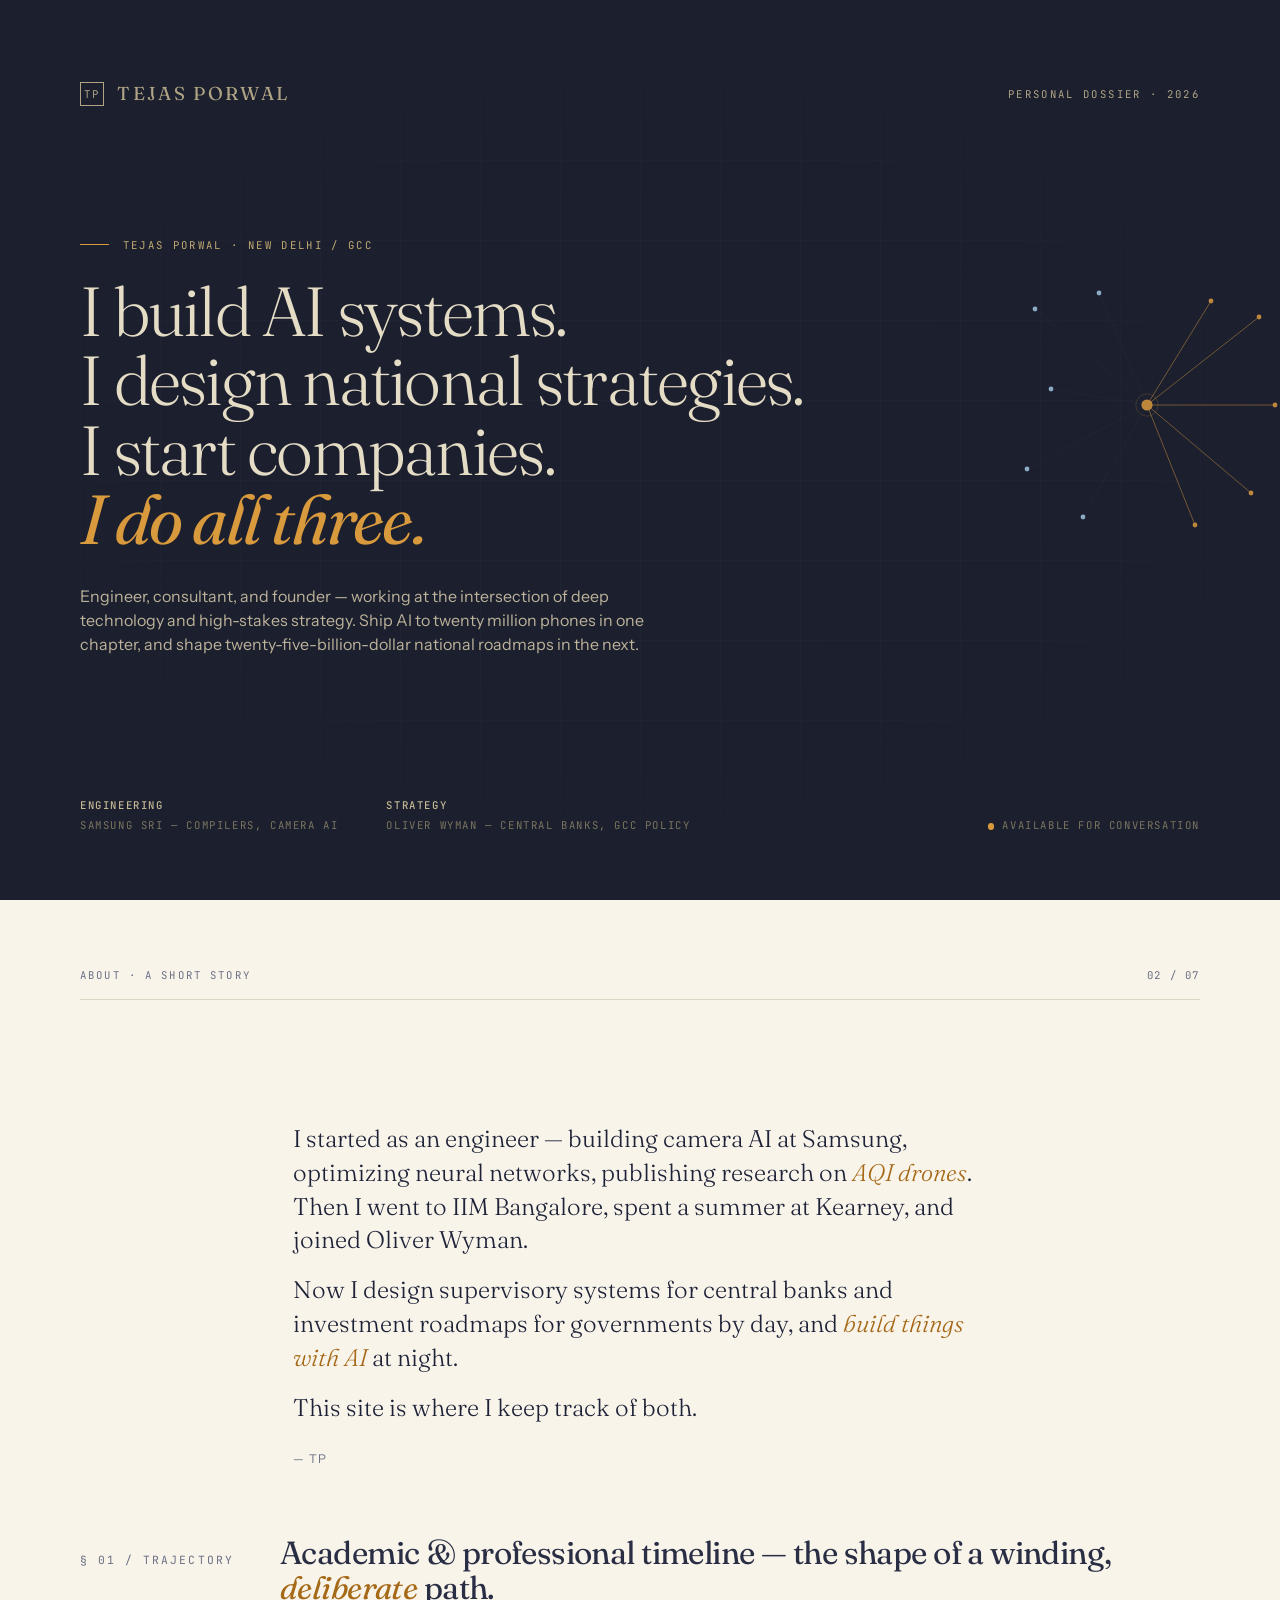
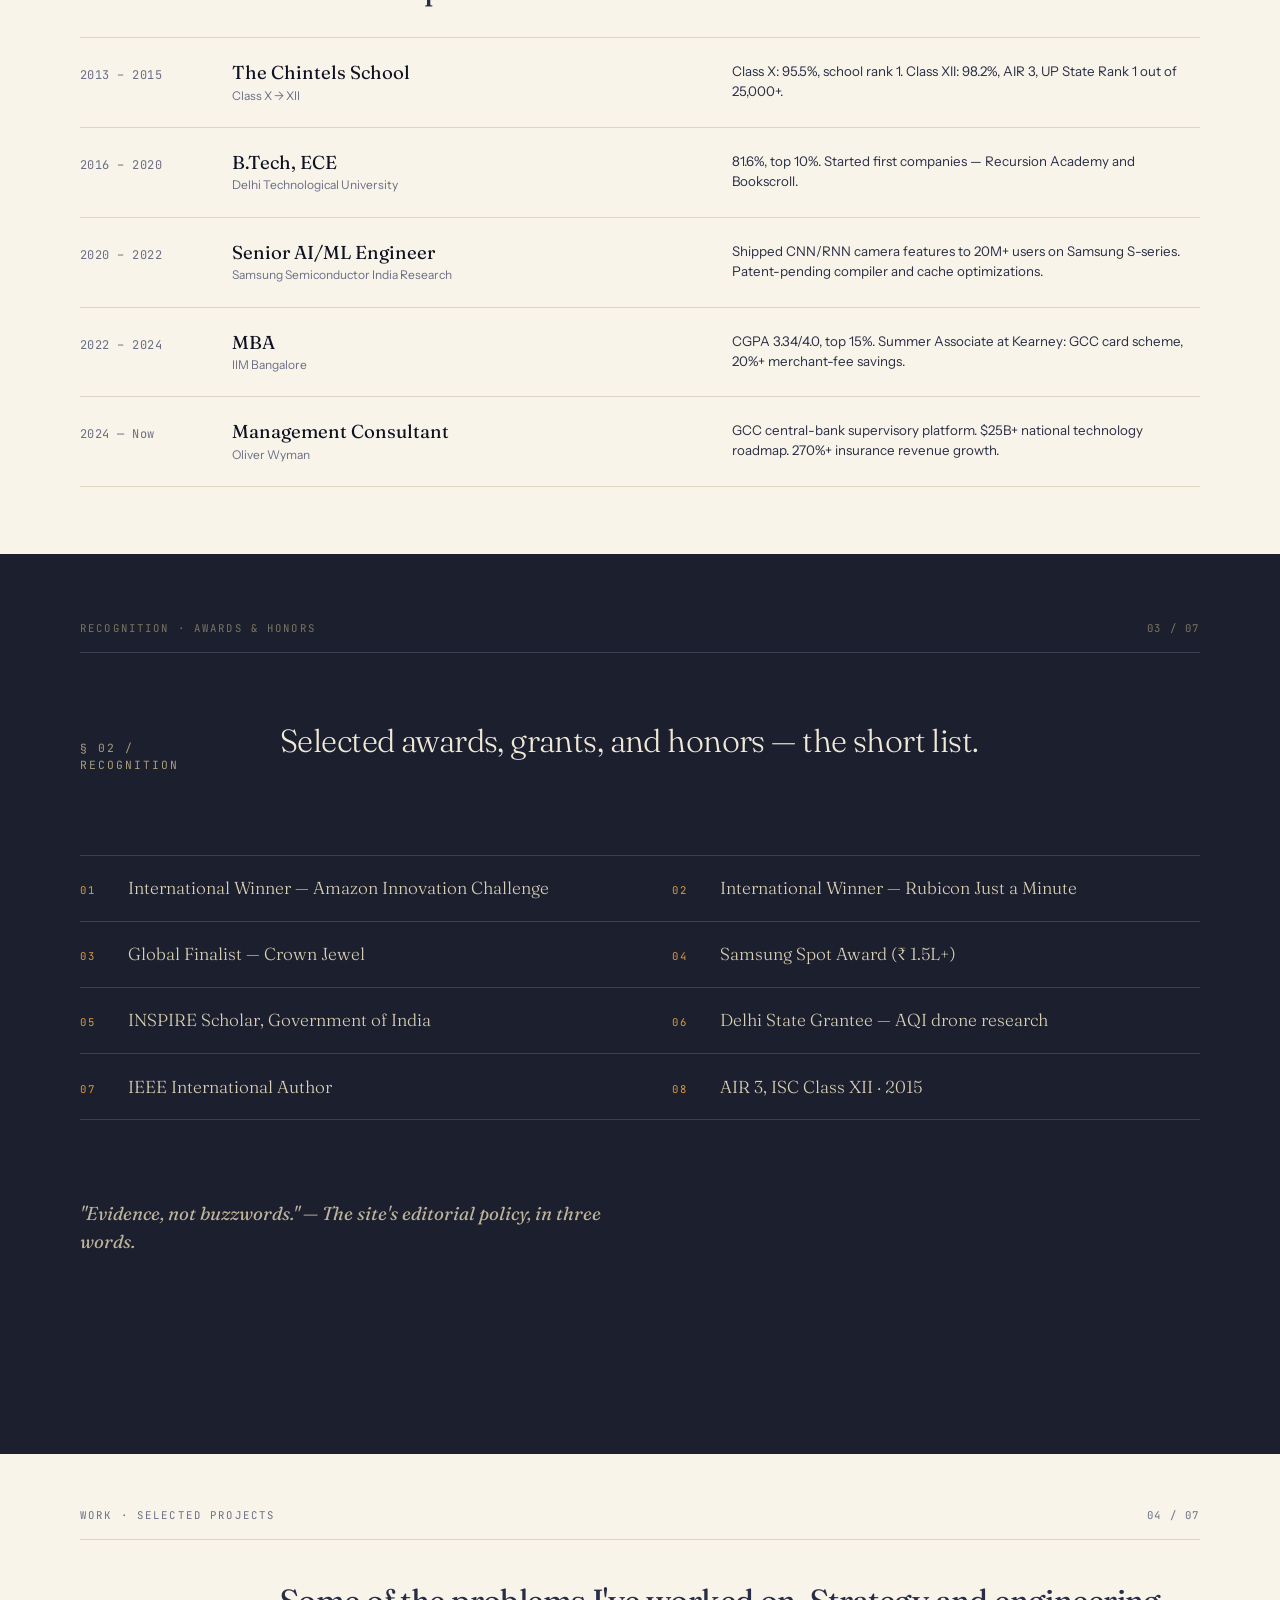
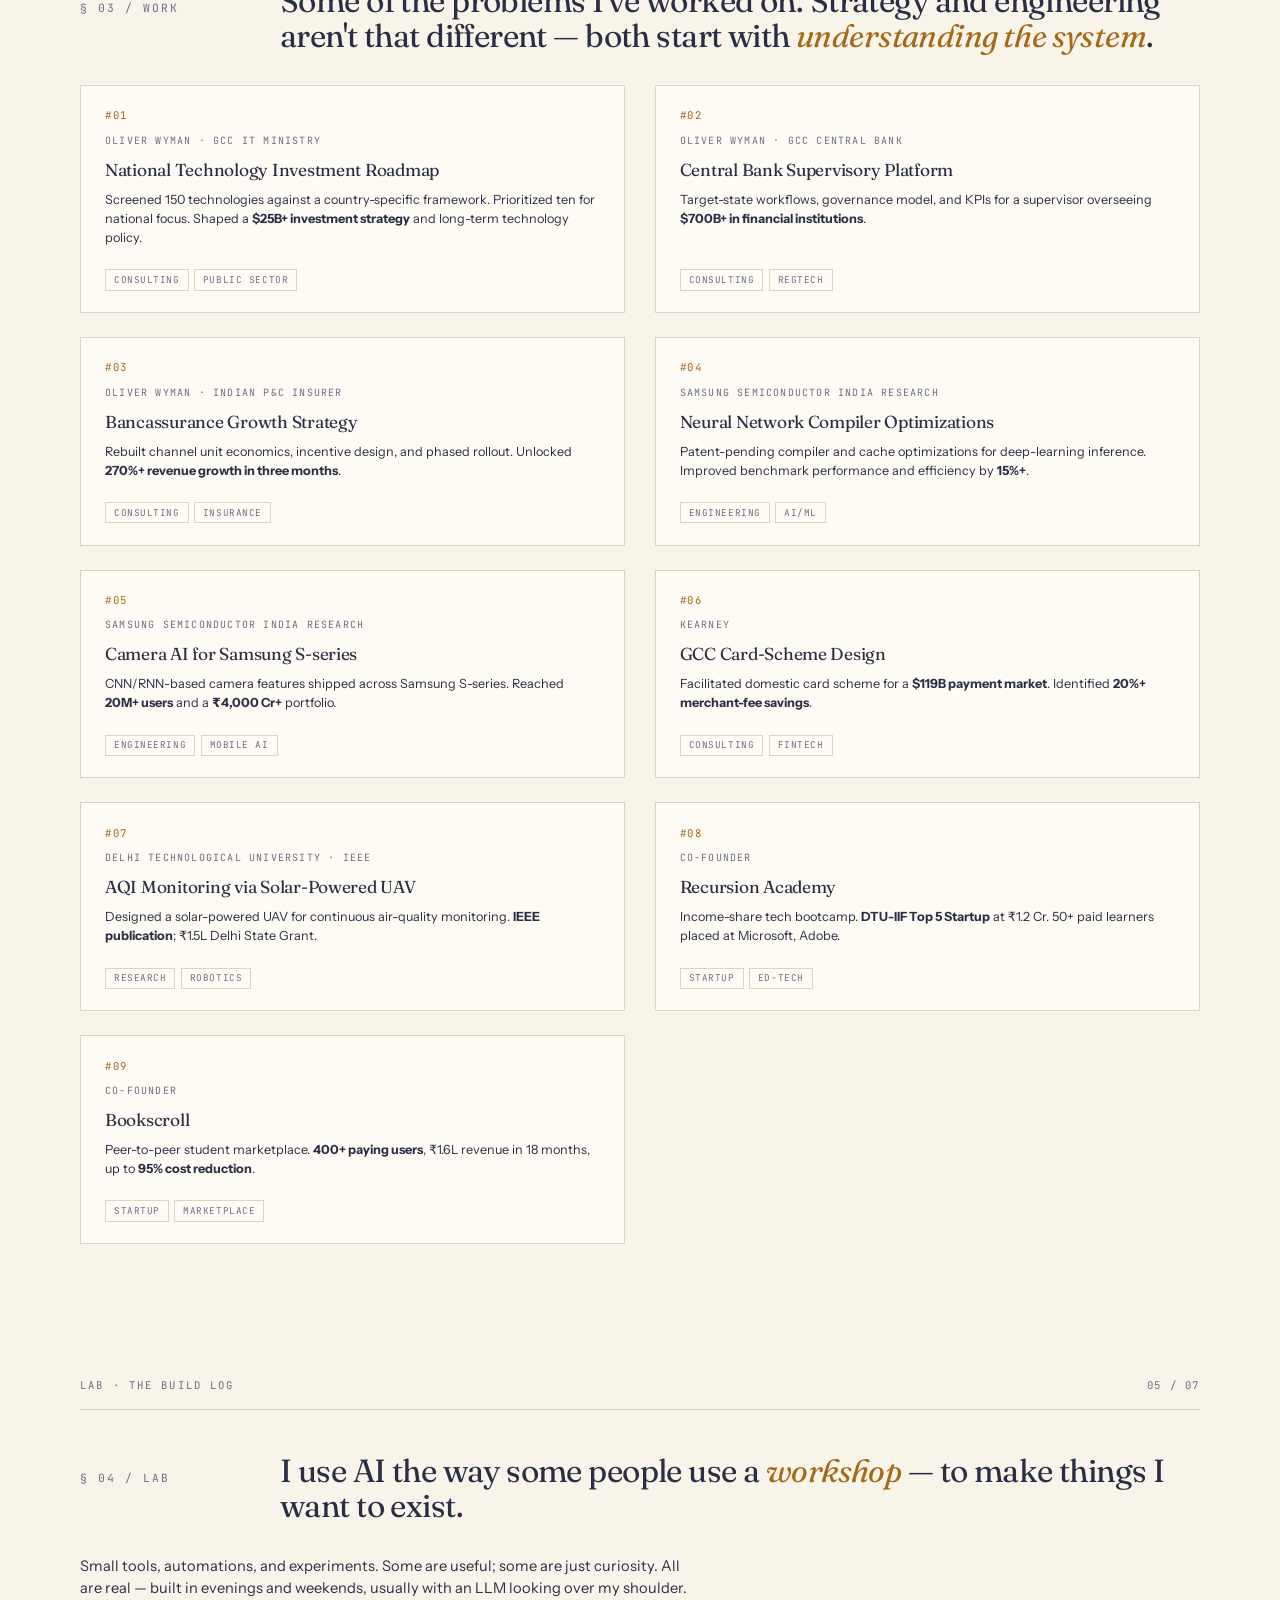
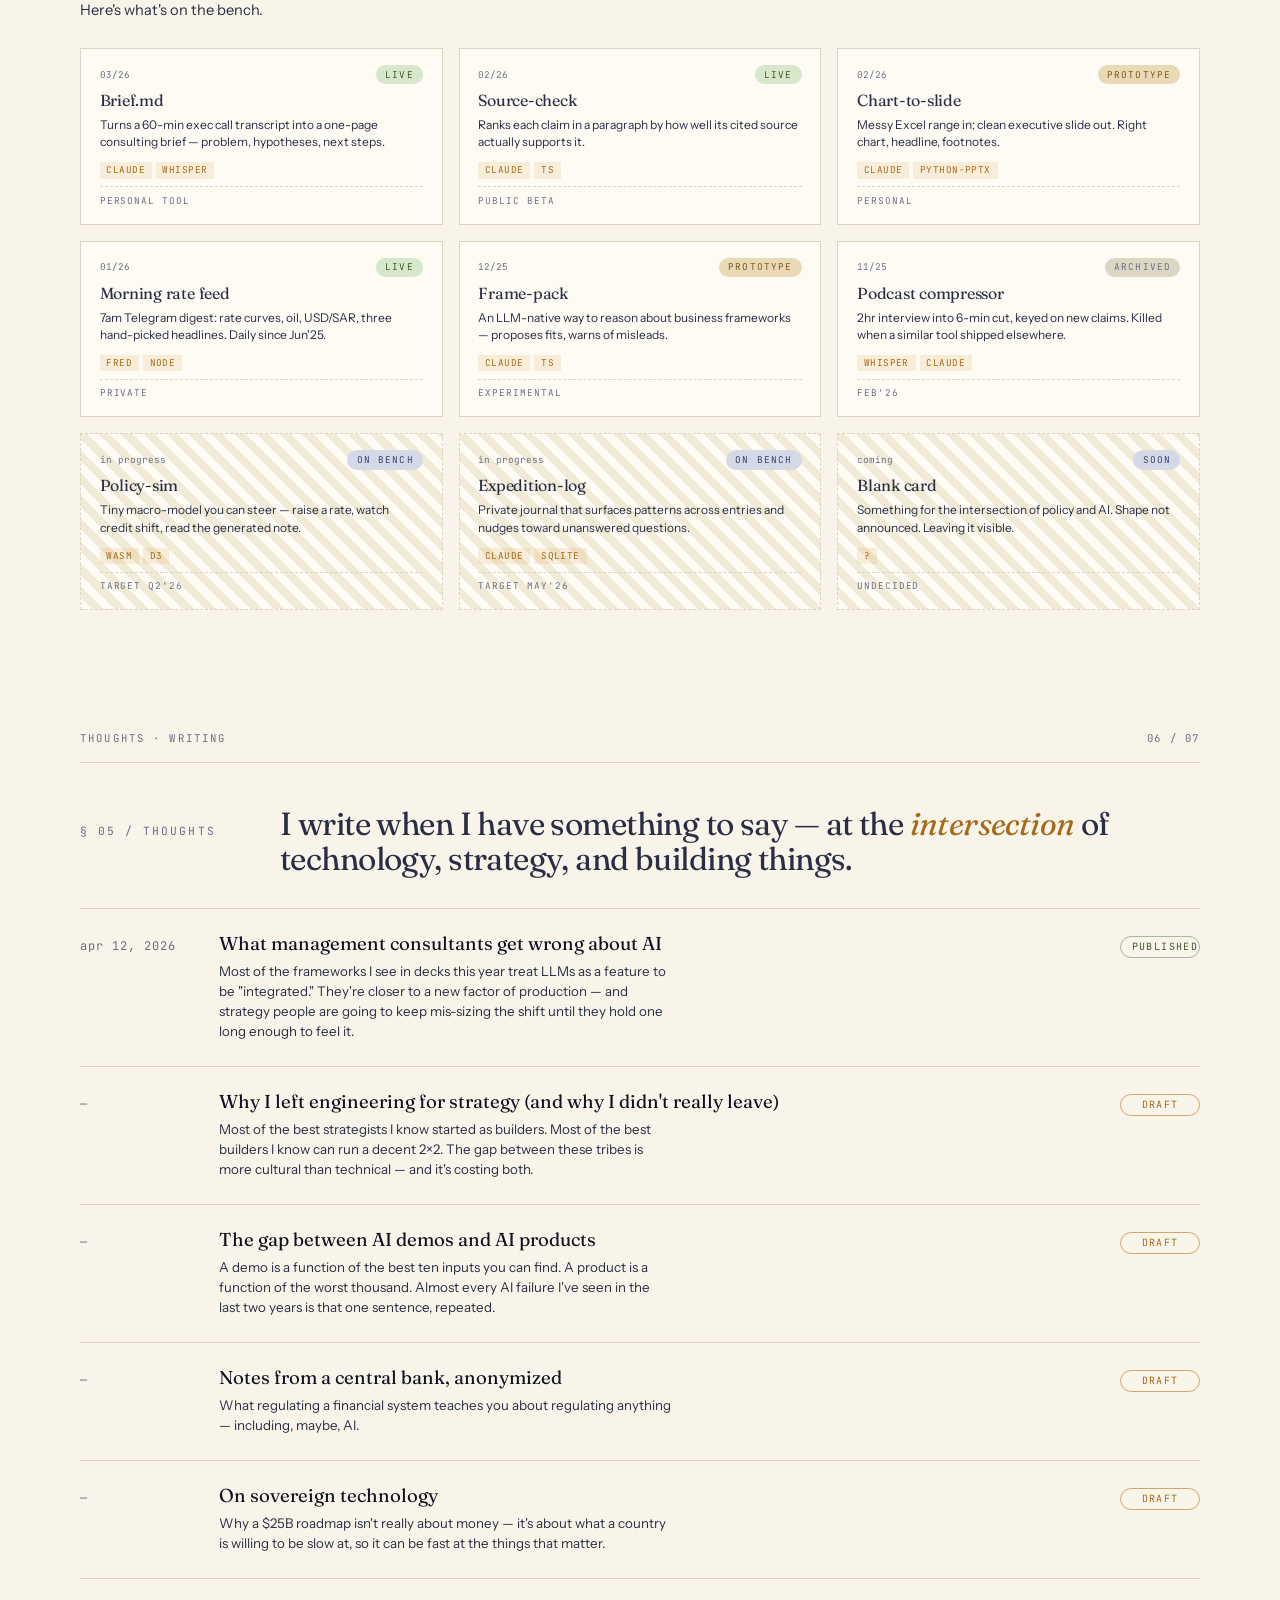
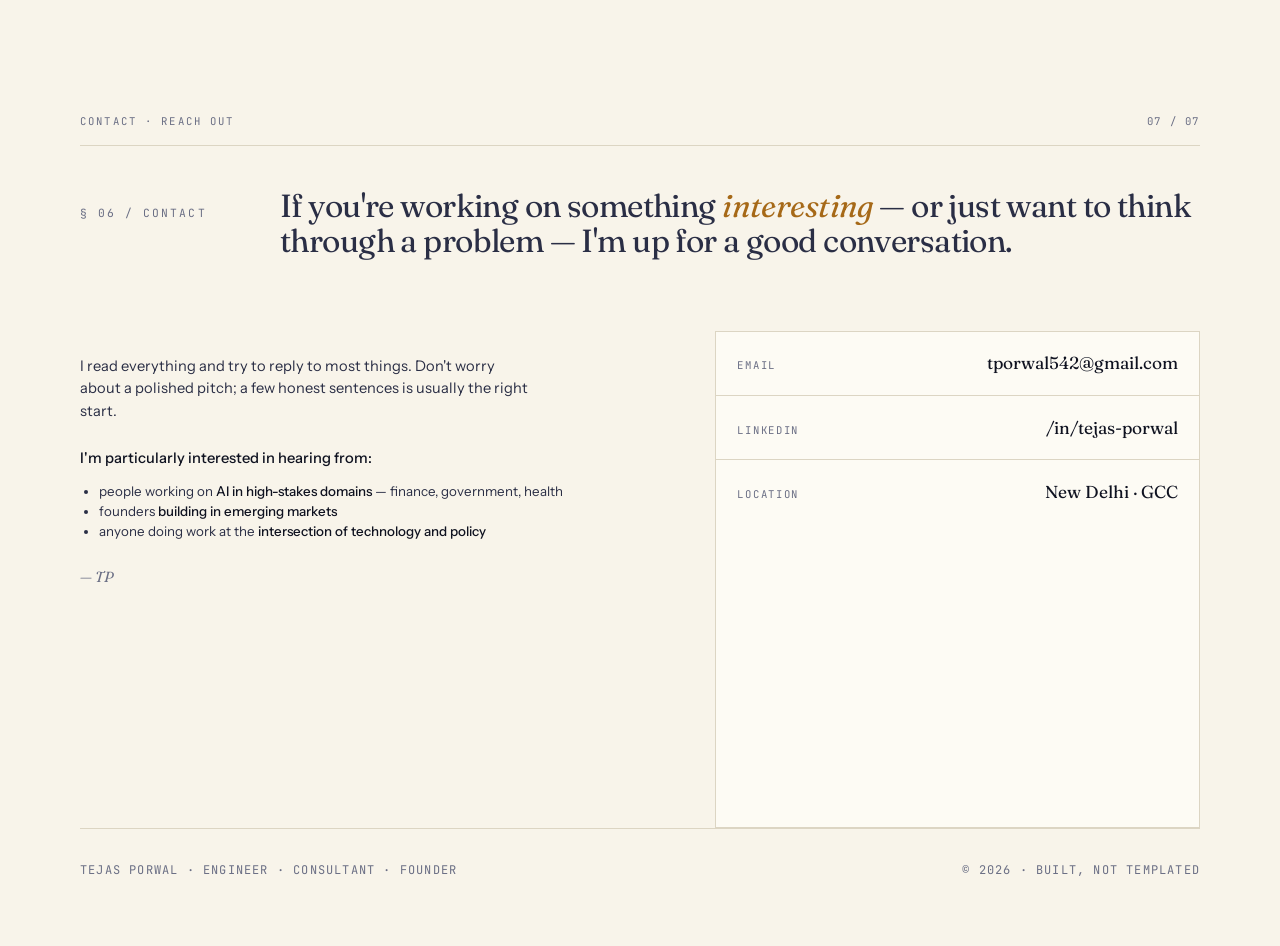
<file: index-print.html>
<!doctype html>
<html lang="en">
<head>
<meta charset="utf-8" />
<meta name="viewport" content="width=device-width,initial-scale=1" />
<title>Tejas Porwal — Print</title>
<style>
@import url('https://fonts.googleapis.com/css2?family=Fraunces:opsz,wght@9..144,300;9..144,400;9..144,500;9..144,600&family=Instrument+Sans:wght@400;500;600&family=JetBrains+Mono:wght@400;500&display=swap');

:root {
  --ink: #1b1f2e;
  --ink-deep: #0f1220;
  --ink-line: #3a4056;
  --cream: #f8f4ea;
  --paper: #fdfbf4;
  --rule: #dcd5c3;
  --muted: #6b6f85;
  --body: #2a2e45;
  --amber: #d99a3e;
  --amber-ink: #a66918;
  --serif: 'Fraunces', Georgia, serif;
  --sans: 'Instrument Sans', system-ui, sans-serif;
  --mono: 'JetBrains Mono', ui-monospace, monospace;
}

* { box-sizing: border-box; }
html, body { margin: 0; padding: 0; }
body { font-family: var(--sans); color: var(--body); background: var(--cream); font-size: 11pt; line-height: 1.5; -webkit-print-color-adjust: exact; print-color-adjust: exact; }

h1, h2, h3 { font-family: var(--serif); font-weight: 400; letter-spacing: -0.015em; margin: 0; }
p { margin: 0 0 0.8em; }

.eyebrow { font-family: var(--mono); font-size: 8.5pt; letter-spacing: 0.18em; text-transform: uppercase; color: var(--muted); }

/* ---------- PAGE 1 — COVER ---------- */
.page {
  width: 100%;
  padding: 0;
  break-after: page;
  position: relative;
}
.page:last-child { break-after: auto; }

.cover {
  background: var(--ink);
  color: #efe8d6;
  min-height: 100vh;
  padding: 60pt 60pt 50pt;
  display: flex;
  flex-direction: column;
  justify-content: space-between;
  position: relative;
  overflow: hidden;
}
.cover::before {
  content: '';
  position: absolute;
  inset: 0;
  background-image:
    linear-gradient(to right, rgba(58,64,86,0.5) 1px, transparent 1px),
    linear-gradient(to bottom, rgba(58,64,86,0.5) 1px, transparent 1px);
  background-size: 60pt 60pt;
  opacity: 0.3;
  mask-image: radial-gradient(ellipse 70% 60% at 50% 50%, black 40%, transparent 90%);
  -webkit-mask-image: radial-gradient(ellipse 70% 60% at 50% 50%, black 40%, transparent 90%);
}
.cover-top { position: relative; z-index: 2; display: flex; justify-content: space-between; align-items: center; font-family: var(--mono); font-size: 8pt; letter-spacing: 0.22em; text-transform: uppercase; color: #b0a485; }
.brand { font-family: var(--serif); font-size: 14pt; display: flex; align-items: center; gap: 10pt; }
.brand-mark { width: 18pt; height: 18pt; border: 0.8pt solid currentColor; display: inline-grid; place-items: center; font-family: var(--mono); font-size: 8pt; line-height: 1; }

.cover-center { position: relative; z-index: 2; flex: 1; display: flex; flex-direction: column; justify-content: center; }
.cover-eyebrow { display: inline-flex; align-items: center; gap: 10pt; font-family: var(--mono); font-size: 8pt; letter-spacing: 0.22em; text-transform: uppercase; color: #c2aa72; margin-bottom: 18pt; }
.cover-eyebrow::before { content: ''; width: 22pt; height: 1px; background: var(--amber); }
.cover h1 {
  font-family: var(--serif);
  font-weight: 300;
  font-size: 52pt;
  line-height: 1;
  letter-spacing: -0.025em;
  color: #e5dcc6;
}
.cover h1 .em { font-style: italic; color: var(--amber); font-weight: 400; }
.cover .sub {
  margin-top: 22pt;
  max-width: 460pt;
  font-size: 12pt;
  line-height: 1.5;
  color: #bdb39a;
}

.cover-nodes {
  position: absolute;
  right: -20pt;
  top: 45%;
  width: 240pt;
  height: 240pt;
  z-index: 1;
  transform: translateY(-50%);
  opacity: 0.85;
}
.cover-nodes svg { width: 100%; height: 100%; }

.cover-bottom { position: relative; z-index: 2; display: flex; justify-content: space-between; align-items: flex-end; font-family: var(--mono); font-size: 8pt; letter-spacing: 0.15em; text-transform: uppercase; color: #7a7560; }
.cover-bottom strong { display: block; color: #c2b693; font-weight: 500; margin-bottom: 3pt; font-size: 8pt; }
.cover-bottom .labels { display: flex; gap: 36pt; }
.cover-bottom .dot { width: 5pt; height: 5pt; border-radius: 50%; background: var(--amber); display: inline-block; margin-right: 6pt; vertical-align: middle; }

/* ---------- INTERIOR PAGES ---------- */
.sheet {
  padding: 50pt 60pt;
  background: var(--cream);
  min-height: 100vh;
}
.sheet-head {
  display: flex;
  justify-content: space-between;
  align-items: baseline;
  padding-bottom: 12pt;
  border-bottom: 1px solid var(--rule);
  margin-bottom: 32pt;
}
.sheet-head .title-mini { font-family: var(--mono); font-size: 8pt; letter-spacing: 0.2em; text-transform: uppercase; color: var(--muted); }
.sheet-head .pg { font-family: var(--mono); font-size: 8pt; letter-spacing: 0.15em; color: var(--muted); }

.section-head { display: grid; grid-template-columns: 120pt 1fr; gap: 30pt; align-items: baseline; padding-bottom: 24pt; }
.section-head h2 { font-weight: 400; font-size: 24pt; line-height: 1.1; letter-spacing: -0.018em; }
.section-head h2 em { font-style: italic; color: var(--amber-ink); }

/* Narrative */
.narrative-body {
  font-family: var(--serif);
  font-weight: 300;
  font-size: 18pt;
  line-height: 1.4;
  color: #1e2238;
  max-width: 520pt;
  margin: 0 auto;
  padding: 60pt 0 40pt;
}
.narrative-body em { color: var(--amber-ink); font-style: italic; }
.narrative-body p { margin-bottom: 0.7em; }
.narrative-body .sig { font-family: var(--sans); font-size: 9pt; color: var(--muted); letter-spacing: 0.1em; text-transform: uppercase; margin-top: 20pt; display: block; }

/* Timeline */
.timeline { border-top: 1px solid var(--rule); }
.tl-row { display: grid; grid-template-columns: 90pt 1fr 1fr; gap: 24pt; padding: 18pt 0; border-bottom: 1px solid var(--rule); align-items: start; break-inside: avoid; }
.tl-year { font-family: var(--mono); font-size: 9pt; color: var(--muted); padding-top: 3pt; letter-spacing: 0.04em; }
.tl-title { font-family: var(--serif); font-size: 14pt; font-weight: 400; line-height: 1.2; color: var(--ink-deep); }
.tl-title .sub { font-family: var(--sans); font-size: 9pt; color: var(--muted); display: block; margin-top: 3pt; }
.tl-desc { font-size: 10pt; line-height: 1.5; color: var(--body); }

/* Awards */
.awards-sheet { background: var(--ink); color: #e5dcc6; }
.awards-sheet .sheet-head { border-bottom-color: var(--ink-line); }
.awards-sheet .sheet-head .title-mini, .awards-sheet .sheet-head .pg { color: #7a7560; }
.awards-sheet h2 { color: #efe8d6; font-weight: 300; }
.awards-sheet .eyebrow { color: #a89c7e; }
.awards-grid {
  margin-top: 30pt;
  display: grid;
  grid-template-columns: 1fr 1fr;
  gap: 0;
  border-top: 1px solid var(--ink-line);
}
.award-item {
  padding: 16pt 0;
  border-bottom: 1px solid var(--ink-line);
  display: flex;
  align-items: baseline;
  gap: 18pt;
  padding-right: 24pt;
}
.award-item:nth-child(even) { padding-right: 0; padding-left: 24pt; }
.award-item .mark { color: var(--amber); font-family: var(--mono); font-size: 8pt; letter-spacing: 0.15em; text-transform: uppercase; min-width: 18pt; }
.award-item .txt { font-family: var(--serif); font-size: 13pt; font-weight: 300; color: #d9cfb5; line-height: 1.3; }

/* Projects */
.projects-sheet { padding-top: 40pt; }
.proj-intro {
  font-family: var(--serif);
  font-weight: 300;
  font-size: 18pt;
  line-height: 1.35;
  color: #1e2238;
  max-width: 520pt;
  margin-bottom: 34pt;
}
.proj-intro em { color: var(--amber-ink); font-style: italic; }

.proj-grid {
  display: grid;
  grid-template-columns: 1fr 1fr;
  gap: 18pt 22pt;
}
.proj {
  break-inside: avoid;
  border: 1px solid var(--rule);
  background: var(--paper);
  padding: 16pt 18pt;
  display: flex;
  flex-direction: column;
  gap: 7pt;
}
.proj .num { font-family: var(--mono); font-size: 8pt; color: var(--amber-ink); letter-spacing: 0.15em; }
.proj .client { font-family: var(--mono); font-size: 7.5pt; letter-spacing: 0.12em; text-transform: uppercase; color: var(--muted); }
.proj h3 { font-size: 13pt; line-height: 1.2; margin-top: 2pt; }
.proj p { font-size: 9.5pt; line-height: 1.5; margin-bottom: 0.4em; }
.proj .tags { display: flex; flex-wrap: wrap; gap: 4pt; margin-top: auto; padding-top: 6pt; }
.proj .tag { font-family: var(--mono); font-size: 7pt; letter-spacing: 0.06em; text-transform: uppercase; padding: 2pt 6pt; border: 1px solid var(--rule); color: var(--muted); }

/* Lab */
.lab-grid {
  display: grid;
  grid-template-columns: 1fr 1fr 1fr;
  gap: 12pt;
  margin-top: 12pt;
}
.lab-card {
  background: var(--paper);
  border: 1px solid var(--rule);
  padding: 12pt 14pt;
  break-inside: avoid;
  display: flex;
  flex-direction: column;
  gap: 5pt;
  min-height: 100pt;
}
.lab-card.wip { border-style: dashed; background: repeating-linear-gradient(45deg, var(--paper) 0 6pt, #f1ead6 6pt 12pt); }
.lab-head { display: flex; justify-content: space-between; align-items: center; }
.lab-status { font-family: var(--mono); font-size: 7pt; letter-spacing: 0.12em; text-transform: uppercase; padding: 2pt 7pt; border-radius: 10pt; }
.status-live { background: #d6e7cc; color: #3c5a28; }
.status-proto { background: #e9d9b6; color: #7a5a1a; }
.status-archive { background: #ddd6c5; color: var(--muted); }
.status-wip { background: #d4d8e7; color: #3a4266; }
.lab-card h3 { font-size: 12pt; line-height: 1.15; }
.lab-card p { font-size: 9pt; line-height: 1.45; margin: 0; }
.lab-meta { margin-top: auto; font-family: var(--mono); font-size: 7pt; letter-spacing: 0.1em; text-transform: uppercase; color: var(--muted); padding-top: 5pt; border-top: 1px dashed var(--rule); display: flex; justify-content: space-between; gap: 6pt; }
.chip { font-family: var(--mono); font-size: 7pt; letter-spacing: 0.05em; text-transform: uppercase; padding: 1pt 5pt; background: rgba(217,154,62,0.15); color: var(--amber-ink); margin-right: 3pt; display: inline-block; }

/* Thoughts */
.thoughts-sheet { padding-top: 40pt; }
.post-row { display: grid; grid-template-columns: 80pt 1fr 60pt; gap: 24pt; padding: 18pt 0; border-bottom: 1px solid var(--rule); align-items: baseline; break-inside: avoid; }
.post-row .p-date { font-family: var(--mono); font-size: 9pt; color: var(--muted); letter-spacing: 0.08em; }
.post-row .p-title { font-family: var(--serif); font-size: 14pt; font-weight: 400; line-height: 1.2; color: var(--ink-deep); }
.post-row .p-hook { font-size: 10pt; margin-top: 5pt; color: var(--body); max-width: 340pt; line-height: 1.5; }
.post-row .p-state { font-family: var(--mono); font-size: 7.5pt; letter-spacing: 0.14em; text-transform: uppercase; color: var(--muted); padding: 2pt 8pt; border: 1px solid var(--rule); border-radius: 10pt; text-align: center; }
.post-row.published .p-state { color: #3c5a28; border-color: #a5b998; }
.post-row.draft .p-state { color: var(--amber-ink); border-color: #cfa96a; }

/* Contact */
.contact-sheet { min-height: 100vh; display: flex; flex-direction: column; }
.contact-body { flex: 1; display: grid; grid-template-columns: 1.2fr 1fr; gap: 40pt; padding-top: 30pt; }
.contact-body h2 { font-weight: 300; font-size: 28pt; line-height: 1.05; }
.contact-body h2 em { font-style: italic; color: var(--amber-ink); }
.contact-body .lead { margin-top: 18pt; font-size: 11pt; line-height: 1.55; max-width: 340pt; }
.contact-body ul { padding-left: 14pt; font-size: 10pt; line-height: 1.5; }
.contact-body ul strong { color: var(--ink-deep); font-weight: 500; }
.channels { border: 1px solid var(--rule); background: var(--paper); }
.channel { padding: 14pt 16pt; border-bottom: 1px solid var(--rule); display: flex; justify-content: space-between; align-items: baseline; }
.channel:last-child { border-bottom: 0; }
.channel .label { font-family: var(--mono); font-size: 8pt; letter-spacing: 0.16em; text-transform: uppercase; color: var(--muted); }
.channel .value { font-family: var(--serif); font-size: 13pt; color: var(--ink-deep); }
.contact-closer { font-family: var(--serif); font-style: italic; color: var(--muted); margin-top: 18pt; }

.foot { padding-top: 24pt; margin-top: auto; border-top: 1px solid var(--rule); display: flex; justify-content: space-between; font-size: 9pt; color: var(--muted); font-family: var(--mono); letter-spacing: 0.1em; text-transform: uppercase; }

/* --- print rules --- */
@page {
  size: A4;
  margin: 0;
}
@media print {
  body { background: var(--cream); }
  .page, .cover, .sheet, .awards-sheet { min-height: 100vh; }
  .cover, .awards-sheet { -webkit-print-color-adjust: exact; print-color-adjust: exact; }
  * { -webkit-print-color-adjust: exact !important; print-color-adjust: exact !important; }
}
</style>
</head>
<body>

<!-- ===== PAGE 1: COVER ===== -->
<div class="page">
  <div class="cover">
    <div class="cover-top">
      <div class="brand"><span class="brand-mark">TP</span><span>Tejas Porwal</span></div>
      <div>Personal Dossier · 2026</div>
    </div>

    <div class="cover-nodes">
      <svg viewBox="0 0 400 400">
        <g stroke="#3a4056" stroke-width="0.5" opacity="0.6">
          <line x1="60" y1="80" x2="200" y2="200"/><line x1="80" y1="180" x2="200" y2="200"/>
          <line x1="50" y1="280" x2="200" y2="200"/><line x1="120" y1="340" x2="200" y2="200"/>
          <line x1="140" y1="60" x2="200" y2="200"/>
        </g>
        <g stroke="#d99a3e" stroke-width="1" opacity="0.7">
          <line x1="340" y1="90" x2="200" y2="200"/><line x1="360" y1="200" x2="200" y2="200"/>
          <line x1="330" y1="310" x2="200" y2="200"/><line x1="260" y1="350" x2="200" y2="200"/>
          <line x1="280" y1="70" x2="200" y2="200"/>
        </g>
        <g fill="#a0c2e0">
          <circle cx="60" cy="80" r="3"/><circle cx="80" cy="180" r="3"/>
          <circle cx="50" cy="280" r="3"/><circle cx="120" cy="340" r="3"/>
          <circle cx="140" cy="60" r="3"/>
        </g>
        <g fill="#d99a3e">
          <circle cx="340" cy="90" r="3"/><circle cx="360" cy="200" r="3"/>
          <circle cx="330" cy="310" r="3"/><circle cx="260" cy="350" r="3"/>
          <circle cx="280" cy="70" r="3"/>
        </g>
        <circle cx="200" cy="200" r="7" fill="#d99a3e"/>
        <circle cx="200" cy="200" r="14" fill="none" stroke="#d99a3e" stroke-width="0.7" opacity="0.4"/>
      </svg>
    </div>

    <div class="cover-center">
      <div class="cover-eyebrow">Tejas Porwal · New Delhi / GCC</div>
      <h1>I build AI systems.<br/>I design national strategies.<br/>I start companies.<br/><span class="em">I do all three.</span></h1>
      <p class="sub">Engineer, consultant, and founder — working at the intersection of deep technology and high-stakes strategy. Ship AI to twenty million phones in one chapter, and shape twenty-five-billion-dollar national roadmaps in the next.</p>
    </div>

    <div class="cover-bottom">
      <div class="labels">
        <span><strong>Engineering</strong>Samsung SRI — compilers, camera AI</span>
        <span><strong>Strategy</strong>Oliver Wyman — central banks, GCC policy</span>
      </div>
      <div><span class="dot"></span>Available for conversation</div>
    </div>
  </div>
</div>

<!-- ===== PAGE 2: NARRATIVE + TIMELINE ===== -->
<div class="page">
  <div class="sheet">
    <div class="sheet-head">
      <div class="title-mini">About · A short story</div>
      <div class="pg">02 / 07</div>
    </div>

    <div class="narrative-body">
      <p>I started as an engineer — building camera AI at Samsung, optimizing neural networks, publishing research on <em>AQI drones</em>. Then I went to IIM Bangalore, spent a summer at Kearney, and joined Oliver Wyman.</p>
      <p>Now I design supervisory systems for central banks and investment roadmaps for governments by day, and <em>build things with AI</em> at night.</p>
      <p>This site is where I keep track of both.</p>
      <span class="sig">— TP</span>
    </div>

    <div class="section-head" style="padding-top: 10pt;">
      <p class="eyebrow">§ 01 / Trajectory</p>
      <h2>Academic &amp; professional timeline — the shape of a winding, <em>deliberate</em> path.</h2>
    </div>

    <div class="timeline">
      <div class="tl-row"><div class="tl-year">2013 – 2015</div><div class="tl-title">The Chintels School<span class="sub">Class X → XII</span></div><div class="tl-desc">Class X: 95.5%, school rank 1. Class XII: 98.2%, AIR 3, UP State Rank 1 out of 25,000+.</div></div>
      <div class="tl-row"><div class="tl-year">2016 – 2020</div><div class="tl-title">B.Tech, ECE<span class="sub">Delhi Technological University</span></div><div class="tl-desc">81.6%, top 10%. Started first companies — Recursion Academy and Bookscroll.</div></div>
      <div class="tl-row"><div class="tl-year">2020 – 2022</div><div class="tl-title">Senior AI/ML Engineer<span class="sub">Samsung Semiconductor India Research</span></div><div class="tl-desc">Shipped CNN/RNN camera features to 20M+ users on Samsung S-series. Patent-pending compiler and cache optimizations.</div></div>
      <div class="tl-row"><div class="tl-year">2022 – 2024</div><div class="tl-title">MBA<span class="sub">IIM Bangalore</span></div><div class="tl-desc">CGPA 3.34/4.0, top 15%. Summer Associate at Kearney: GCC card scheme, 20%+ merchant-fee savings.</div></div>
      <div class="tl-row"><div class="tl-year">2024 — Now</div><div class="tl-title">Management Consultant<span class="sub">Oliver Wyman</span></div><div class="tl-desc">GCC central-bank supervisory platform. $25B+ national technology roadmap. 270%+ insurance revenue growth.</div></div>
    </div>
  </div>
</div>

<!-- ===== PAGE 3: AWARDS ===== -->
<div class="page">
  <div class="sheet awards-sheet">
    <div class="sheet-head">
      <div class="title-mini">Recognition · Awards & Honors</div>
      <div class="pg">03 / 07</div>
    </div>

    <div class="section-head" style="padding-top: 20pt;">
      <p class="eyebrow">§ 02 / Recognition</p>
      <h2>Selected awards, grants, and honors — the short list.</h2>
    </div>

    <div class="awards-grid">
      <div class="award-item"><span class="mark">01</span><span class="txt">International Winner — Amazon Innovation Challenge</span></div>
      <div class="award-item"><span class="mark">02</span><span class="txt">International Winner — Rubicon Just a Minute</span></div>
      <div class="award-item"><span class="mark">03</span><span class="txt">Global Finalist — Crown Jewel</span></div>
      <div class="award-item"><span class="mark">04</span><span class="txt">Samsung Spot Award (₹ 1.5L+)</span></div>
      <div class="award-item"><span class="mark">05</span><span class="txt">INSPIRE Scholar, Government of India</span></div>
      <div class="award-item"><span class="mark">06</span><span class="txt">Delhi State Grantee — AQI drone research</span></div>
      <div class="award-item"><span class="mark">07</span><span class="txt">IEEE International Author</span></div>
      <div class="award-item"><span class="mark">08</span><span class="txt">AIR 3, ISC Class XII · 2015</span></div>
    </div>

    <div style="margin-top: 60pt; font-family: var(--serif); font-style: italic; font-size: 14pt; color: #bdb39a; max-width: 400pt;">
      "Evidence, not buzzwords." — The site's editorial policy, in three words.
    </div>
  </div>
</div>

<!-- ===== PAGE 4: WORK ===== -->
<div class="page">
  <div class="sheet projects-sheet">
    <div class="sheet-head">
      <div class="title-mini">Work · Selected projects</div>
      <div class="pg">04 / 07</div>
    </div>

    <div class="section-head">
      <p class="eyebrow">§ 03 / Work</p>
      <h2>Some of the problems I've worked on. Strategy and engineering aren't that different — both start with <em>understanding the system</em>.</h2>
    </div>

    <div class="proj-grid">
      <div class="proj">
        <span class="num">#01</span>
        <div class="client">Oliver Wyman · GCC IT Ministry</div>
        <h3>National Technology Investment Roadmap</h3>
        <p>Screened 150 technologies against a country-specific framework. Prioritized ten for national focus. Shaped a <strong>$25B+ investment strategy</strong> and long-term technology policy.</p>
        <div class="tags"><span class="tag">Consulting</span><span class="tag">Public Sector</span></div>
      </div>
      <div class="proj">
        <span class="num">#02</span>
        <div class="client">Oliver Wyman · GCC Central Bank</div>
        <h3>Central Bank Supervisory Platform</h3>
        <p>Target-state workflows, governance model, and KPIs for a supervisor overseeing <strong>$700B+ in financial institutions</strong>.</p>
        <div class="tags"><span class="tag">Consulting</span><span class="tag">RegTech</span></div>
      </div>
      <div class="proj">
        <span class="num">#03</span>
        <div class="client">Oliver Wyman · Indian P&amp;C Insurer</div>
        <h3>Bancassurance Growth Strategy</h3>
        <p>Rebuilt channel unit economics, incentive design, and phased rollout. Unlocked <strong>270%+ revenue growth in three months</strong>.</p>
        <div class="tags"><span class="tag">Consulting</span><span class="tag">Insurance</span></div>
      </div>
      <div class="proj">
        <span class="num">#04</span>
        <div class="client">Samsung Semiconductor India Research</div>
        <h3>Neural Network Compiler Optimizations</h3>
        <p>Patent-pending compiler and cache optimizations for deep-learning inference. Improved benchmark performance and efficiency by <strong>15%+</strong>.</p>
        <div class="tags"><span class="tag">Engineering</span><span class="tag">AI/ML</span></div>
      </div>
      <div class="proj">
        <span class="num">#05</span>
        <div class="client">Samsung Semiconductor India Research</div>
        <h3>Camera AI for Samsung S-series</h3>
        <p>CNN/RNN-based camera features shipped across Samsung S-series. Reached <strong>20M+ users</strong> and a <strong>₹4,000 Cr+</strong> portfolio.</p>
        <div class="tags"><span class="tag">Engineering</span><span class="tag">Mobile AI</span></div>
      </div>
      <div class="proj">
        <span class="num">#06</span>
        <div class="client">Kearney</div>
        <h3>GCC Card-Scheme Design</h3>
        <p>Facilitated domestic card scheme for a <strong>$119B payment market</strong>. Identified <strong>20%+ merchant-fee savings</strong>.</p>
        <div class="tags"><span class="tag">Consulting</span><span class="tag">Fintech</span></div>
      </div>
      <div class="proj">
        <span class="num">#07</span>
        <div class="client">Delhi Technological University · IEEE</div>
        <h3>AQI Monitoring via Solar-Powered UAV</h3>
        <p>Designed a solar-powered UAV for continuous air-quality monitoring. <strong>IEEE publication</strong>; ₹1.5L Delhi State Grant.</p>
        <div class="tags"><span class="tag">Research</span><span class="tag">Robotics</span></div>
      </div>
      <div class="proj">
        <span class="num">#08</span>
        <div class="client">Co-Founder</div>
        <h3>Recursion Academy</h3>
        <p>Income-share tech bootcamp. <strong>DTU-IIF Top 5 Startup</strong> at ₹1.2 Cr. 50+ paid learners placed at Microsoft, Adobe.</p>
        <div class="tags"><span class="tag">Startup</span><span class="tag">Ed-Tech</span></div>
      </div>
      <div class="proj">
        <span class="num">#09</span>
        <div class="client">Co-Founder</div>
        <h3>Bookscroll</h3>
        <p>Peer-to-peer student marketplace. <strong>400+ paying users</strong>, ₹1.6L revenue in 18 months, up to <strong>95% cost reduction</strong>.</p>
        <div class="tags"><span class="tag">Startup</span><span class="tag">Marketplace</span></div>
      </div>
    </div>
  </div>
</div>

<!-- ===== PAGE 5: LAB ===== -->
<div class="page">
  <div class="sheet">
    <div class="sheet-head">
      <div class="title-mini">Lab · The Build Log</div>
      <div class="pg">05 / 07</div>
    </div>

    <div class="section-head">
      <p class="eyebrow">§ 04 / Lab</p>
      <h2>I use AI the way some people use a <em>workshop</em> — to make things I want to exist.</h2>
    </div>

    <p style="max-width: 460pt; font-size: 11pt; margin-bottom: 20pt;">Small tools, automations, and experiments. Some are useful; some are just curiosity. All are real — built in evenings and weekends, usually with an LLM looking over my shoulder. Here's what's on the bench.</p>

    <div class="lab-grid">
      <div class="lab-card">
        <div class="lab-head"><span style="font-family: var(--mono); font-size: 7pt; color: var(--muted);">03/26</span><span class="lab-status status-live">Live</span></div>
        <h3>Brief.md</h3>
        <p>Turns a 60-min exec call transcript into a one-page consulting brief — problem, hypotheses, next steps.</p>
        <div><span class="chip">Claude</span><span class="chip">Whisper</span></div>
        <div class="lab-meta"><span>Personal tool</span></div>
      </div>
      <div class="lab-card">
        <div class="lab-head"><span style="font-family: var(--mono); font-size: 7pt; color: var(--muted);">02/26</span><span class="lab-status status-live">Live</span></div>
        <h3>Source-check</h3>
        <p>Ranks each claim in a paragraph by how well its cited source actually supports it.</p>
        <div><span class="chip">Claude</span><span class="chip">TS</span></div>
        <div class="lab-meta"><span>Public beta</span></div>
      </div>
      <div class="lab-card">
        <div class="lab-head"><span style="font-family: var(--mono); font-size: 7pt; color: var(--muted);">02/26</span><span class="lab-status status-proto">Prototype</span></div>
        <h3>Chart-to-slide</h3>
        <p>Messy Excel range in; clean executive slide out. Right chart, headline, footnotes.</p>
        <div><span class="chip">Claude</span><span class="chip">python-pptx</span></div>
        <div class="lab-meta"><span>Personal</span></div>
      </div>
      <div class="lab-card">
        <div class="lab-head"><span style="font-family: var(--mono); font-size: 7pt; color: var(--muted);">01/26</span><span class="lab-status status-live">Live</span></div>
        <h3>Morning rate feed</h3>
        <p>7am Telegram digest: rate curves, oil, USD/SAR, three hand-picked headlines. Daily since Jun'25.</p>
        <div><span class="chip">FRED</span><span class="chip">Node</span></div>
        <div class="lab-meta"><span>Private</span></div>
      </div>
      <div class="lab-card">
        <div class="lab-head"><span style="font-family: var(--mono); font-size: 7pt; color: var(--muted);">12/25</span><span class="lab-status status-proto">Prototype</span></div>
        <h3>Frame-pack</h3>
        <p>An LLM-native way to reason about business frameworks — proposes fits, warns of misleads.</p>
        <div><span class="chip">Claude</span><span class="chip">TS</span></div>
        <div class="lab-meta"><span>Experimental</span></div>
      </div>
      <div class="lab-card">
        <div class="lab-head"><span style="font-family: var(--mono); font-size: 7pt; color: var(--muted);">11/25</span><span class="lab-status status-archive">Archived</span></div>
        <h3>Podcast compressor</h3>
        <p>2hr interview into 6-min cut, keyed on new claims. Killed when a similar tool shipped elsewhere.</p>
        <div><span class="chip">Whisper</span><span class="chip">Claude</span></div>
        <div class="lab-meta"><span>Feb'26</span></div>
      </div>
      <div class="lab-card wip">
        <div class="lab-head"><span style="font-family: var(--mono); font-size: 7pt; color: var(--muted);">in progress</span><span class="lab-status status-wip">On bench</span></div>
        <h3>Policy-sim</h3>
        <p>Tiny macro-model you can steer — raise a rate, watch credit shift, read the generated note.</p>
        <div><span class="chip">WASM</span><span class="chip">d3</span></div>
        <div class="lab-meta"><span>Target Q2'26</span></div>
      </div>
      <div class="lab-card wip">
        <div class="lab-head"><span style="font-family: var(--mono); font-size: 7pt; color: var(--muted);">in progress</span><span class="lab-status status-wip">On bench</span></div>
        <h3>Expedition-log</h3>
        <p>Private journal that surfaces patterns across entries and nudges toward unanswered questions.</p>
        <div><span class="chip">Claude</span><span class="chip">SQLite</span></div>
        <div class="lab-meta"><span>Target May'26</span></div>
      </div>
      <div class="lab-card wip">
        <div class="lab-head"><span style="font-family: var(--mono); font-size: 7pt; color: var(--muted);">coming</span><span class="lab-status status-wip">Soon</span></div>
        <h3>Blank card</h3>
        <p>Something for the intersection of policy and AI. Shape not announced. Leaving it visible.</p>
        <div><span class="chip">?</span></div>
        <div class="lab-meta"><span>Undecided</span></div>
      </div>
    </div>
  </div>
</div>

<!-- ===== PAGE 6: THOUGHTS ===== -->
<div class="page">
  <div class="sheet thoughts-sheet">
    <div class="sheet-head">
      <div class="title-mini">Thoughts · Writing</div>
      <div class="pg">06 / 07</div>
    </div>

    <div class="section-head">
      <p class="eyebrow">§ 05 / Thoughts</p>
      <h2>I write when I have something to say — at the <em>intersection</em> of technology, strategy, and building things.</h2>
    </div>

    <div style="border-top: 1px solid var(--rule);">
      <div class="post-row published">
        <div class="p-date">apr 12, 2026</div>
        <div>
          <div class="p-title">What management consultants get wrong about AI</div>
          <div class="p-hook">Most of the frameworks I see in decks this year treat LLMs as a feature to be "integrated." They're closer to a new factor of production — and strategy people are going to keep mis-sizing the shift until they hold one long enough to feel it.</div>
        </div>
        <div class="p-state">Published</div>
      </div>
      <div class="post-row draft">
        <div class="p-date">—</div>
        <div>
          <div class="p-title">Why I left engineering for strategy (and why I didn't really leave)</div>
          <div class="p-hook">Most of the best strategists I know started as builders. Most of the best builders I know can run a decent 2×2. The gap between these tribes is more cultural than technical — and it's costing both.</div>
        </div>
        <div class="p-state">Draft</div>
      </div>
      <div class="post-row draft">
        <div class="p-date">—</div>
        <div>
          <div class="p-title">The gap between AI demos and AI products</div>
          <div class="p-hook">A demo is a function of the best ten inputs you can find. A product is a function of the worst thousand. Almost every AI failure I've seen in the last two years is that one sentence, repeated.</div>
        </div>
        <div class="p-state">Draft</div>
      </div>
      <div class="post-row draft">
        <div class="p-date">—</div>
        <div>
          <div class="p-title">Notes from a central bank, anonymized</div>
          <div class="p-hook">What regulating a financial system teaches you about regulating anything — including, maybe, AI.</div>
        </div>
        <div class="p-state">Draft</div>
      </div>
      <div class="post-row draft">
        <div class="p-date">—</div>
        <div>
          <div class="p-title">On sovereign technology</div>
          <div class="p-hook">Why a $25B roadmap isn't really about money — it's about what a country is willing to be slow at, so it can be fast at the things that matter.</div>
        </div>
        <div class="p-state">Draft</div>
      </div>
    </div>
  </div>
</div>

<!-- ===== PAGE 7: CONTACT ===== -->
<div class="page">
  <div class="sheet contact-sheet">
    <div class="sheet-head">
      <div class="title-mini">Contact · Reach Out</div>
      <div class="pg">07 / 07</div>
    </div>

    <div class="section-head">
      <p class="eyebrow">§ 06 / Contact</p>
      <h2>If you're working on something <em>interesting</em> — or just want to think through a problem — I'm up for a good conversation.</h2>
    </div>

    <div class="contact-body">
      <div>
        <p class="lead">I read everything and try to reply to most things. Don't worry about a polished pitch; a few honest sentences is usually the right start.</p>
        <p style="font-size: 11pt; font-weight: 500; margin-top: 18pt; color: var(--ink-deep);">I'm particularly interested in hearing from:</p>
        <ul>
          <li>people working on <strong>AI in high-stakes domains</strong> — finance, government, health</li>
          <li>founders <strong>building in emerging markets</strong></li>
          <li>anyone doing work at the <strong>intersection of technology and policy</strong></li>
        </ul>
        <p class="contact-closer">— TP</p>
      </div>

      <div class="channels">
        <div class="channel"><span class="label">Email</span><span class="value">tporwal542@gmail.com</span></div>
        <div class="channel"><span class="label">LinkedIn</span><span class="value">/in/tejas-porwal</span></div>
        <div class="channel"><span class="label">Location</span><span class="value">New Delhi · GCC</span></div>
      </div>
    </div>

    <div class="foot">
      <div>Tejas Porwal · Engineer · Consultant · Founder</div>
      <div>© 2026 · Built, not templated</div>
    </div>
  </div>
</div>

<script>
(async function () {
  if (document.fonts && document.fonts.ready) { try { await document.fonts.ready; } catch(e){} }
  setTimeout(() => { window.print(); }, 600);
})();
</script>
</body>
</html>
</file>
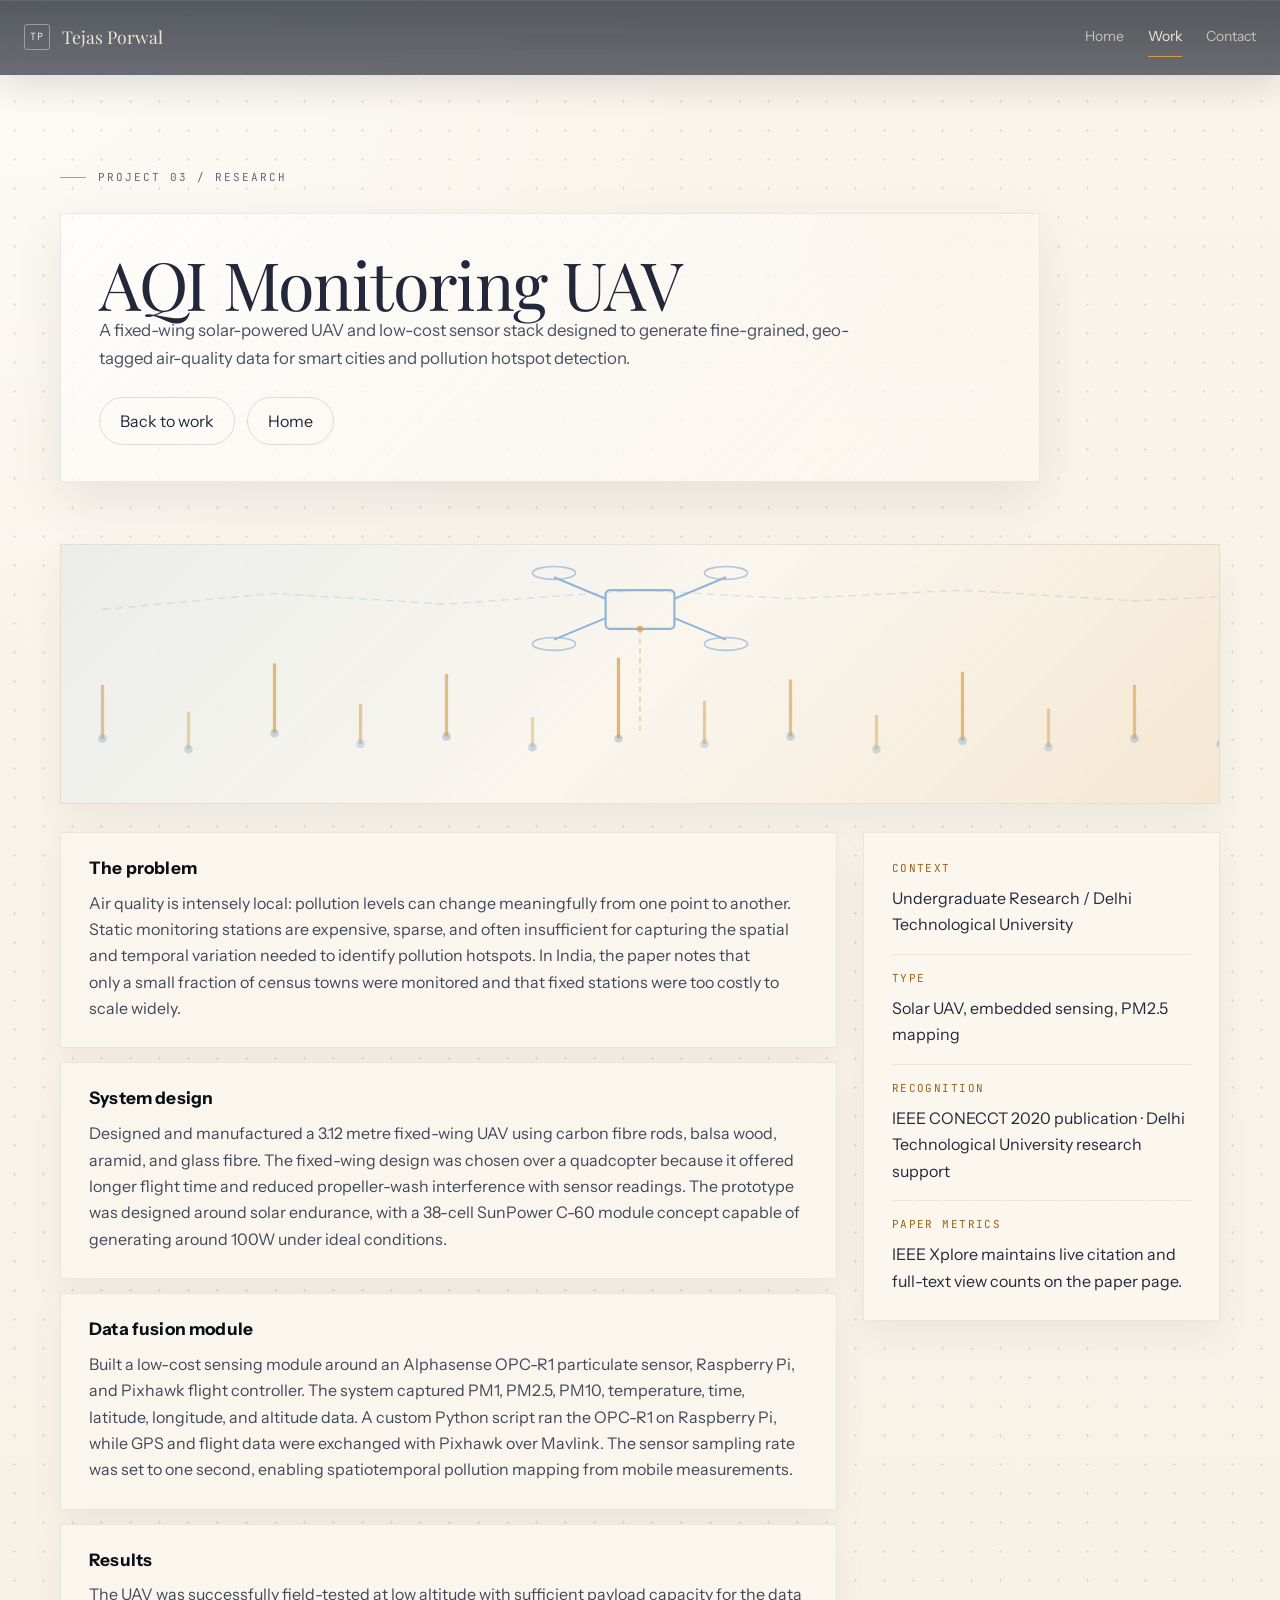
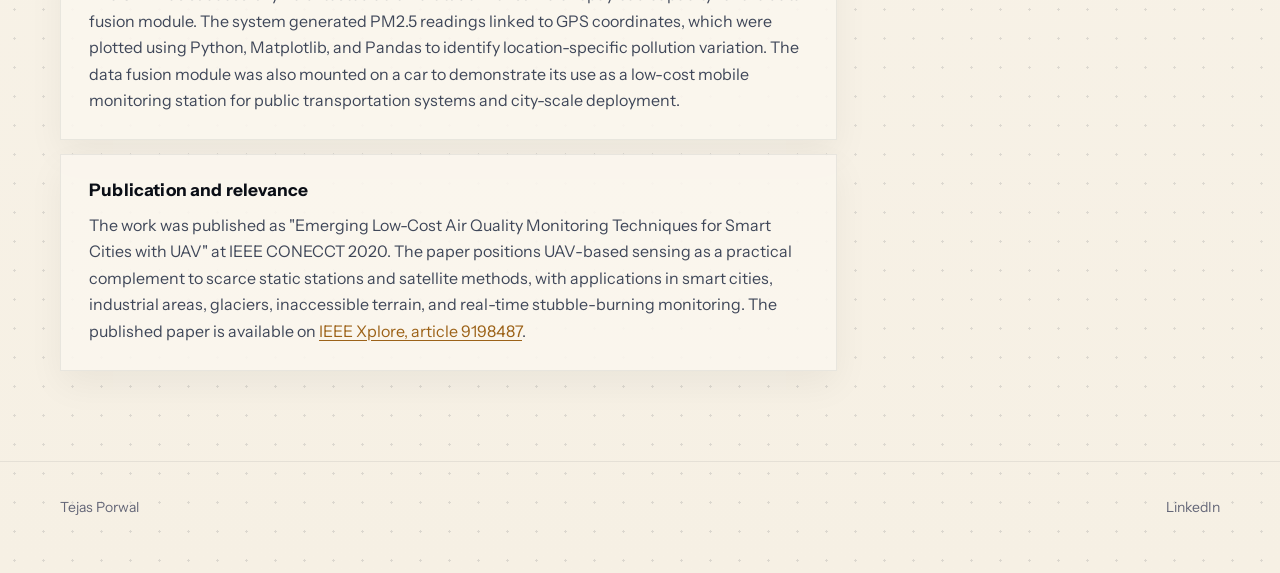
<file: project-aqi-uav.html>
<!doctype html>
<html lang="en">
<head>
<meta charset="utf-8" />
<meta name="viewport" content="width=device-width,initial-scale=1" />
<title>AQI Monitoring UAV - Tejas Porwal</title>
<meta name="description" content="AQI Monitoring UAV — fixed-wing solar UAV research for low-cost, geo-tagged air quality monitoring." />
<link rel="stylesheet" href="pages.css" />
</head>
<body>
<nav class="nav" id="nav">
  <div class="nav-inner">
    <a class="brand" href="index.html">
      <span class="brand-mark">TP</span>
      <span>Tejas Porwal</span>
    </a>
    <button class="nav-toggle" id="nav-toggle" aria-label="Toggle menu" aria-expanded="false">
      <span></span><span></span><span></span>
    </button>
    <div class="nav-links">
      <a href="index.html">Home</a>
      <a class="active" href="work.html">Work</a>
      <a href="index.html#contact">Contact</a>
    </div>
  </div>
</nav>

<header class="page-hero">
  <div class="container">
    <div class="eyebrow">Project 03 / Research</div>
    <div class="hero-card">
      <h1>AQI Monitoring UAV</h1>
      <p>A fixed-wing solar-powered UAV and low-cost sensor stack designed to generate fine-grained, geo-tagged air-quality data for smart cities and pollution hotspot detection.</p>
      <div class="button-row">
        <a class="button-link" href="work.html">Back to work</a>
        <a class="button-link" href="index.html">Home</a>
      </div>
    </div>
  </div>
</header>

<main class="section">
  <div class="container">
    <div class="project-banner">
      <svg viewBox="0 0 1160 240" preserveAspectRatio="xMidYMid slice" fill="none" xmlns="http://www.w3.org/2000/svg">
        <!-- Sensor grid: dots scattered across the landscape -->
        <circle cx="80"  cy="180" r="4" fill="#8fb4d6" opacity="0.5"/>
        <circle cx="160" cy="190" r="4" fill="#8fb4d6" opacity="0.45"/>
        <circle cx="240" cy="175" r="4" fill="#8fb4d6" opacity="0.5"/>
        <circle cx="320" cy="185" r="4" fill="#8fb4d6" opacity="0.4"/>
        <circle cx="400" cy="178" r="4" fill="#8fb4d6" opacity="0.55"/>
        <circle cx="480" cy="188" r="4" fill="#8fb4d6" opacity="0.45"/>
        <circle cx="560" cy="180" r="4" fill="#8fb4d6" opacity="0.5"/>
        <circle cx="640" cy="185" r="4" fill="#8fb4d6" opacity="0.4"/>
        <circle cx="720" cy="178" r="4" fill="#8fb4d6" opacity="0.5"/>
        <circle cx="800" cy="190" r="4" fill="#8fb4d6" opacity="0.45"/>
        <circle cx="880" cy="182" r="4" fill="#8fb4d6" opacity="0.5"/>
        <circle cx="960" cy="188" r="4" fill="#8fb4d6" opacity="0.4"/>
        <circle cx="1040" cy="180" r="4" fill="#8fb4d6" opacity="0.5"/>
        <circle cx="1120" cy="185" r="4" fill="#8fb4d6" opacity="0.45"/>
        <!-- AQI level bars at each sensor -->
        <line x1="80"  y1="180" x2="80"  y2="130" stroke="#d89a3d" stroke-width="3" opacity="0.55"/>
        <line x1="160" y1="190" x2="160" y2="155" stroke="#d89a3d" stroke-width="3" opacity="0.4"/>
        <line x1="240" y1="175" x2="240" y2="110" stroke="#d89a3d" stroke-width="3" opacity="0.65"/>
        <line x1="320" y1="185" x2="320" y2="148" stroke="#d89a3d" stroke-width="3" opacity="0.5"/>
        <line x1="400" y1="178" x2="400" y2="120" stroke="#d89a3d" stroke-width="3" opacity="0.6"/>
        <line x1="480" y1="188" x2="480" y2="160" stroke="#d89a3d" stroke-width="3" opacity="0.38"/>
        <line x1="560" y1="180" x2="560" y2="105" stroke="#d89a3d" stroke-width="3" opacity="0.7"/>
        <line x1="640" y1="185" x2="640" y2="145" stroke="#d89a3d" stroke-width="3" opacity="0.48"/>
        <line x1="720" y1="178" x2="720" y2="125" stroke="#d89a3d" stroke-width="3" opacity="0.58"/>
        <line x1="800" y1="190" x2="800" y2="158" stroke="#d89a3d" stroke-width="3" opacity="0.42"/>
        <line x1="880" y1="182" x2="880" y2="118" stroke="#d89a3d" stroke-width="3" opacity="0.62"/>
        <line x1="960" y1="188" x2="960" y2="152" stroke="#d89a3d" stroke-width="3" opacity="0.44"/>
        <line x1="1040" y1="180" x2="1040" y2="130" stroke="#d89a3d" stroke-width="3" opacity="0.55"/>
        <line x1="1120" y1="185" x2="1120" y2="142" stroke="#d89a3d" stroke-width="3" opacity="0.5"/>
        <!-- Drone body, center-top -->
        <rect x="548" y="42" width="64" height="36" rx="4" stroke="#8fb4d6" stroke-width="2"/>
        <!-- Drone arms -->
        <line x1="548" y1="50" x2="500" y2="30" stroke="#8fb4d6" stroke-width="1.8"/>
        <line x1="612" y1="50" x2="660" y2="30" stroke="#8fb4d6" stroke-width="1.8"/>
        <line x1="548" y1="68" x2="500" y2="88" stroke="#8fb4d6" stroke-width="1.8"/>
        <line x1="612" y1="68" x2="660" y2="88" stroke="#8fb4d6" stroke-width="1.8"/>
        <!-- Drone rotors -->
        <ellipse cx="500" cy="26" rx="20" ry="6" stroke="#8fb4d6" stroke-width="1.5" opacity="0.7"/>
        <ellipse cx="660" cy="26" rx="20" ry="6" stroke="#8fb4d6" stroke-width="1.5" opacity="0.7"/>
        <ellipse cx="500" cy="92" rx="20" ry="6" stroke="#8fb4d6" stroke-width="1.5" opacity="0.7"/>
        <ellipse cx="660" cy="92" rx="20" ry="6" stroke="#8fb4d6" stroke-width="1.5" opacity="0.7"/>
        <!-- Sensor beam from drone to ground -->
        <line x1="580" y1="78" x2="580" y2="176" stroke="#d89a3d" stroke-width="1.2" stroke-dasharray="5 4" opacity="0.5"/>
        <circle cx="580" cy="78" r="3" fill="#d89a3d" opacity="0.7"/>
        <!-- Flight path dashed line -->
        <polyline points="80,60 240,45 400,55 580,42 720,50 880,42 1040,52 1120,48" stroke="#8fb4d6" stroke-width="1.2" stroke-dasharray="7 5" opacity="0.35"/>
      </svg>
    </div>
  </div>
  <div class="container detail-layout">
    <div>
      <section class="detail-block">
        <h2>The problem</h2>
        <p>Air quality is intensely local: pollution levels can change meaningfully from one point to another. Static monitoring stations are expensive, sparse, and often insufficient for capturing the spatial and temporal variation needed to identify pollution hotspots. In India, the paper notes that only a small fraction of census towns were monitored and that fixed stations were too costly to scale widely.</p>
      </section>
      <section class="detail-block">
        <h2>System design</h2>
        <p>Designed and manufactured a 3.12 metre fixed-wing UAV using carbon fibre rods, balsa wood, aramid, and glass fibre. The fixed-wing design was chosen over a quadcopter because it offered longer flight time and reduced propeller-wash interference with sensor readings. The prototype was designed around solar endurance, with a 38-cell SunPower C-60 module concept capable of generating around 100W under ideal conditions.</p>
      </section>
      <section class="detail-block">
        <h2>Data fusion module</h2>
        <p>Built a low-cost sensing module around an Alphasense OPC-R1 particulate sensor, Raspberry Pi, and Pixhawk flight controller. The system captured PM1, PM2.5, PM10, temperature, time, latitude, longitude, and altitude data. A custom Python script ran the OPC-R1 on Raspberry Pi, while GPS and flight data were exchanged with Pixhawk over Mavlink. The sensor sampling rate was set to one second, enabling spatiotemporal pollution mapping from mobile measurements.</p>
      </section>
      <section class="detail-block">
        <h2>Results</h2>
        <p>The UAV was successfully field-tested at low altitude with sufficient payload capacity for the data fusion module. The system generated PM2.5 readings linked to GPS coordinates, which were plotted using Python, Matplotlib, and Pandas to identify location-specific pollution variation. The data fusion module was also mounted on a car to demonstrate its use as a low-cost mobile monitoring station for public transportation systems and city-scale deployment.</p>
      </section>
      <section class="detail-block">
        <h2>Publication and relevance</h2>
        <p>The work was published as "Emerging Low-Cost Air Quality Monitoring Techniques for Smart Cities with UAV" at IEEE CONECCT 2020. The paper positions UAV-based sensing as a practical complement to scarce static stations and satellite methods, with applications in smart cities, industrial areas, glaciers, inaccessible terrain, and real-time stubble-burning monitoring. The published paper is available on <a class="detail-link" href="https://ieeexplore.ieee.org/document/9198487" target="_blank" rel="noreferrer">IEEE Xplore, article 9198487</a>.</p>
      </section>
    </div>

    <aside class="meta-panel">
      <div class="meta-row">
        <span class="meta-label">Context</span>
        <div>Undergraduate Research / Delhi Technological University</div>
      </div>
      <div class="meta-row">
        <span class="meta-label">Type</span>
        <div>Solar UAV, embedded sensing, PM2.5 mapping</div>
      </div>
      <div class="meta-row">
        <span class="meta-label">Recognition</span>
        <div>IEEE CONECCT 2020 publication &middot; Delhi Technological University research support</div>
      </div>
      <div class="meta-row">
        <span class="meta-label">Paper metrics</span>
        <div>IEEE Xplore maintains live citation and full-text view counts on the paper page.</div>
      </div>
    </aside>
  </div>
</main>

<footer class="site-footer">
  <div class="footer-inner">
    <div>Tejas Porwal</div>
    <div><a href="https://linkedin.com/in/tejas-porwal" target="_blank" rel="noreferrer">LinkedIn</a></div>
  </div>
</footer>
<script>
(function() {
  var nav = document.getElementById("nav");
  var toggle = document.getElementById("nav-toggle");
  if (nav && toggle) {
    toggle.addEventListener("click", function() {
      var open = nav.classList.toggle("open");
      toggle.setAttribute("aria-expanded", open ? "true" : "false");
    });
  }
})();
</script>
</body>
</html>
</file>
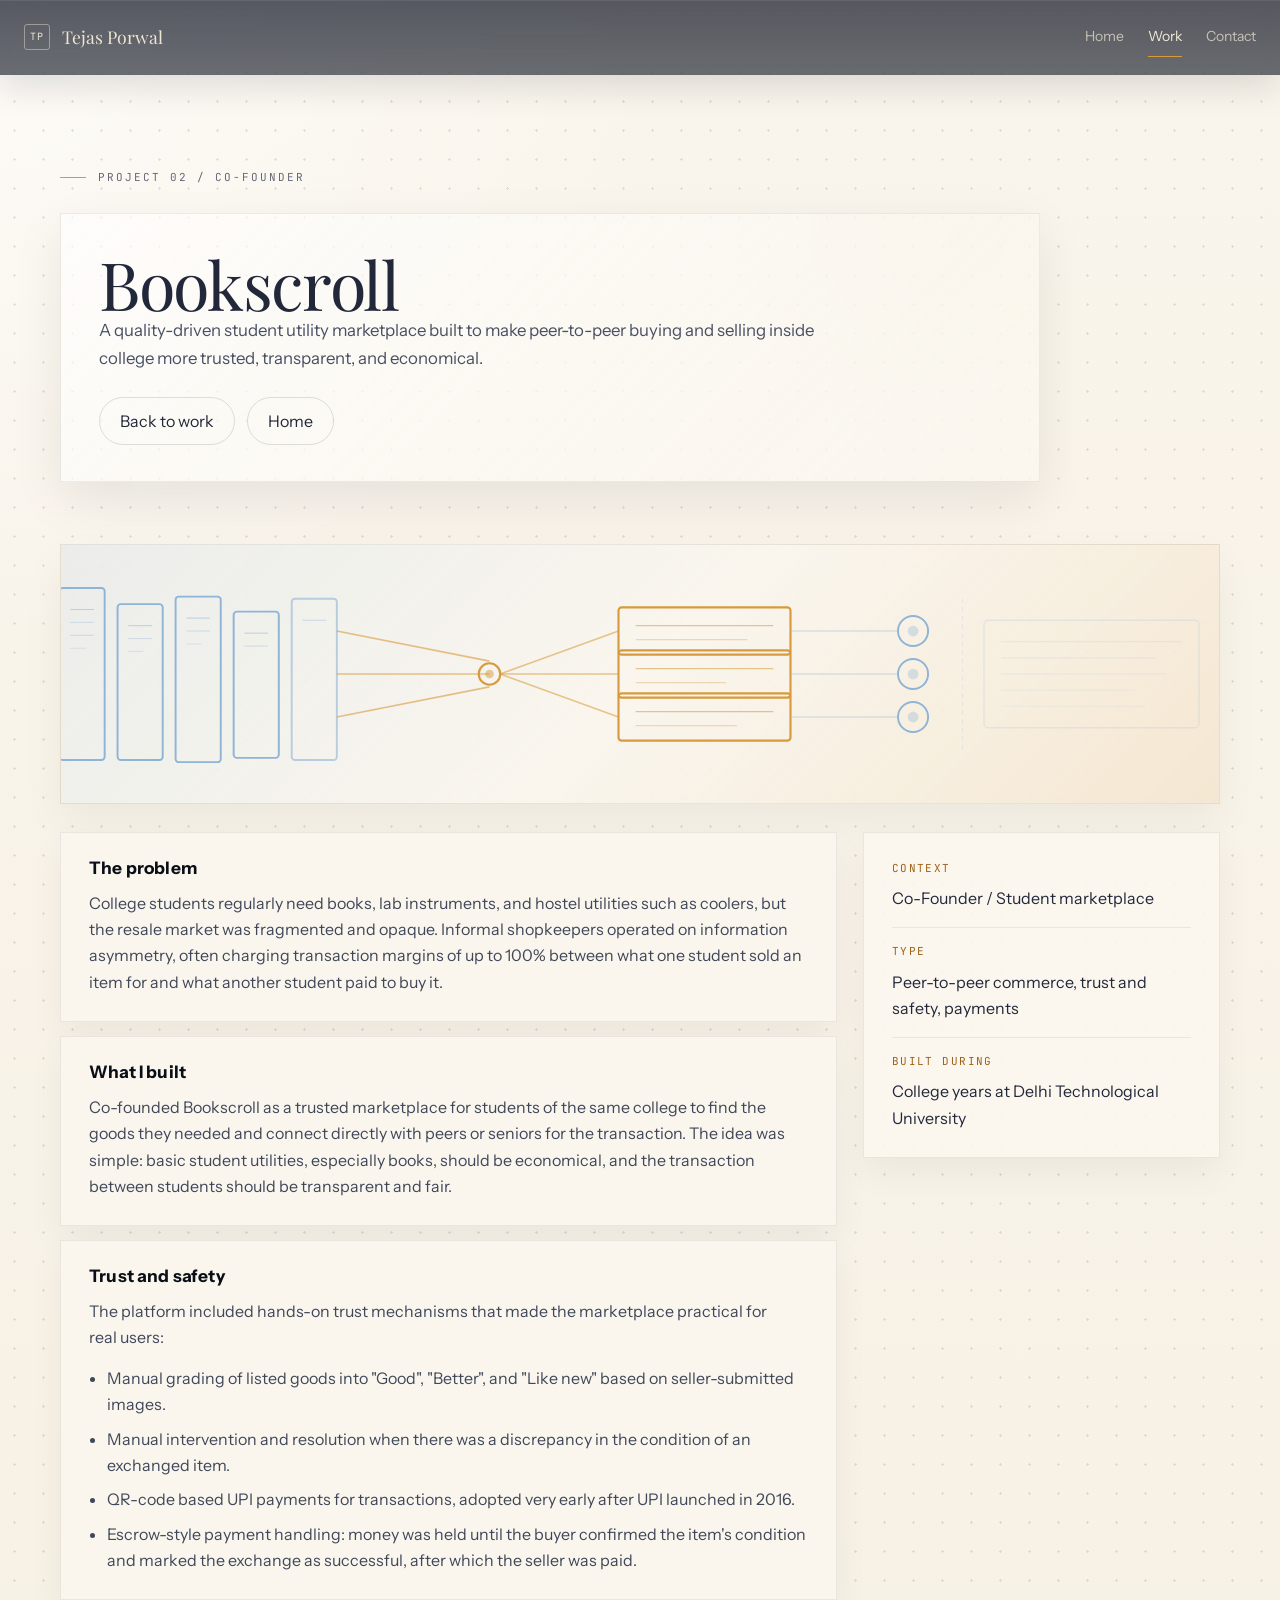
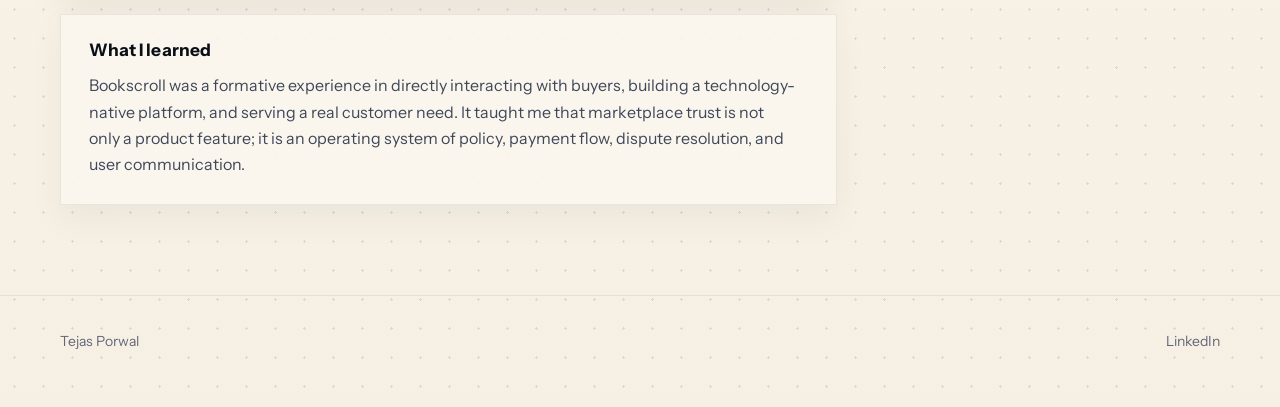
<file: project-bookscroll.html>
<!doctype html>
<html lang="en">
<head>
<meta charset="utf-8" />
<meta name="viewport" content="width=device-width,initial-scale=1" />
<title>Bookscroll - Tejas Porwal</title>
<meta name="description" content="Bookscroll — a trusted student utility marketplace co-founded by Tejas Porwal." />
<link rel="stylesheet" href="pages.css" />
</head>
<body>
<nav class="nav" id="nav">
  <div class="nav-inner">
    <a class="brand" href="index.html">
      <span class="brand-mark">TP</span>
      <span>Tejas Porwal</span>
    </a>
    <button class="nav-toggle" id="nav-toggle" aria-label="Toggle menu" aria-expanded="false">
      <span></span><span></span><span></span>
    </button>
    <div class="nav-links">
      <a href="index.html">Home</a>
      <a class="active" href="work.html">Work</a>
      <a href="index.html#contact">Contact</a>
    </div>
  </div>
</nav>

<header class="page-hero">
  <div class="container">
    <div class="eyebrow">Project 02 / Co-Founder</div>
    <div class="hero-card">
      <h1>Bookscroll</h1>
      <p>A quality-driven student utility marketplace built to make peer-to-peer buying and selling inside college more trusted, transparent, and economical.</p>
      <div class="button-row">
        <a class="button-link" href="work.html">Back to work</a>
        <a class="button-link" href="index.html">Home</a>
      </div>
    </div>
  </div>
</header>

<main class="section">
  <div class="container">
    <div class="project-banner">
      <svg viewBox="0 0 1160 240" preserveAspectRatio="xMidYMid slice" fill="none" xmlns="http://www.w3.org/2000/svg">
        <!-- Books: tall thin rectangles, left side -->
        <rect x="40"  y="40" width="42" height="160" rx="3" stroke="#8fb4d6" stroke-width="1.8"/>
        <line x1="50" y1="60" x2="72" y2="60" stroke="#8fb4d6" stroke-width="1" opacity="0.5"/>
        <line x1="50" y1="72" x2="72" y2="72" stroke="#8fb4d6" stroke-width="1" opacity="0.35"/>
        <line x1="50" y1="84" x2="72" y2="84" stroke="#8fb4d6" stroke-width="1" opacity="0.35"/>
        <line x1="50" y1="96" x2="65" y2="96" stroke="#8fb4d6" stroke-width="1" opacity="0.25"/>

        <rect x="94"  y="55" width="42" height="145" rx="3" stroke="#8fb4d6" stroke-width="1.8"/>
        <line x1="104" y1="75" x2="126" y2="75" stroke="#8fb4d6" stroke-width="1" opacity="0.5"/>
        <line x1="104" y1="87" x2="126" y2="87" stroke="#8fb4d6" stroke-width="1" opacity="0.35"/>
        <line x1="104" y1="99" x2="118" y2="99" stroke="#8fb4d6" stroke-width="1" opacity="0.25"/>

        <rect x="148" y="48" width="42" height="154" rx="3" stroke="#8fb4d6" stroke-width="1.8"/>
        <line x1="158" y1="68" x2="180" y2="68" stroke="#8fb4d6" stroke-width="1" opacity="0.5"/>
        <line x1="158" y1="80" x2="180" y2="80" stroke="#8fb4d6" stroke-width="1" opacity="0.35"/>
        <line x1="158" y1="92" x2="172" y2="92" stroke="#8fb4d6" stroke-width="1" opacity="0.25"/>

        <rect x="202" y="62" width="42" height="136" rx="3" stroke="#8fb4d6" stroke-width="1.8"/>
        <line x1="212" y1="82" x2="234" y2="82" stroke="#8fb4d6" stroke-width="1" opacity="0.5"/>
        <line x1="212" y1="94" x2="234" y2="94" stroke="#8fb4d6" stroke-width="1" opacity="0.35"/>

        <rect x="256" y="50" width="42" height="150" rx="3" stroke="#8fb4d6" stroke-width="1.8" opacity="0.6"/>
        <line x1="266" y1="70" x2="288" y2="70" stroke="#8fb4d6" stroke-width="1" opacity="0.4"/>

        <!-- Funnel / distillation arrows -->
        <line x1="298" y1="80"  x2="440" y2="108" stroke="#d89a3d" stroke-width="1.5" opacity="0.6"/>
        <line x1="298" y1="120" x2="440" y2="120" stroke="#d89a3d" stroke-width="1.5" opacity="0.6"/>
        <line x1="298" y1="160" x2="440" y2="132" stroke="#d89a3d" stroke-width="1.5" opacity="0.6"/>
        <!-- Funnel apex -->
        <circle cx="440" cy="120" r="10" stroke="#d89a3d" stroke-width="2"/>
        <circle cx="440" cy="120" r="4" fill="#d89a3d" opacity="0.5"/>

        <!-- Output line -->
        <line x1="450" y1="120" x2="560" y2="80"  stroke="#d89a3d" stroke-width="1.5" opacity="0.55"/>
        <line x1="450" y1="120" x2="560" y2="120" stroke="#d89a3d" stroke-width="1.5" opacity="0.55"/>
        <line x1="450" y1="120" x2="560" y2="160" stroke="#d89a3d" stroke-width="1.5" opacity="0.55"/>

        <!-- Distilled summary cards: compact, wider -->
        <rect x="560" y="58"  width="160" height="44" rx="3" stroke="#d89a3d" stroke-width="2"/>
        <line x1="576" y1="75" x2="704" y2="75" stroke="#d89a3d" stroke-width="1" opacity="0.55"/>
        <line x1="576" y1="88" x2="680" y2="88" stroke="#d89a3d" stroke-width="1" opacity="0.35"/>

        <rect x="560" y="98"  width="160" height="44" rx="3" stroke="#d89a3d" stroke-width="2"/>
        <line x1="576" y1="115" x2="704" y2="115" stroke="#d89a3d" stroke-width="1" opacity="0.55"/>
        <line x1="576" y1="128" x2="660" y2="128" stroke="#d89a3d" stroke-width="1" opacity="0.35"/>

        <rect x="560" y="138" width="160" height="44" rx="3" stroke="#d89a3d" stroke-width="2"/>
        <line x1="576" y1="155" x2="704" y2="155" stroke="#d89a3d" stroke-width="1" opacity="0.55"/>
        <line x1="576" y1="168" x2="670" y2="168" stroke="#d89a3d" stroke-width="1" opacity="0.35"/>

        <!-- Reader nodes, far right -->
        <line x1="720" y1="80"  x2="820" y2="80"  stroke="#8fb4d6" stroke-width="1" opacity="0.5"/>
        <line x1="720" y1="120" x2="820" y2="120" stroke="#8fb4d6" stroke-width="1" opacity="0.5"/>
        <line x1="720" y1="160" x2="820" y2="160" stroke="#8fb4d6" stroke-width="1" opacity="0.5"/>
        <circle cx="834" cy="80"  r="14" stroke="#8fb4d6" stroke-width="1.8"/>
        <circle cx="834" cy="80"  r="5" fill="#8fb4d6" opacity="0.35"/>
        <circle cx="834" cy="120" r="14" stroke="#8fb4d6" stroke-width="1.8"/>
        <circle cx="834" cy="120" r="5" fill="#8fb4d6" opacity="0.35"/>
        <circle cx="834" cy="160" r="14" stroke="#8fb4d6" stroke-width="1.8"/>
        <circle cx="834" cy="160" r="5" fill="#8fb4d6" opacity="0.35"/>

        <!-- scroll line decoration, far right -->
        <line x1="880" y1="50"  x2="880" y2="190" stroke="#8fb4d6" stroke-width="1" opacity="0.18" stroke-dasharray="4 4"/>
        <rect x="900" y="70"  width="200" height="100" rx="4" stroke="#8fb4d6" stroke-width="1.2" opacity="0.2"/>
        <line x1="916" y1="90"  x2="1084" y2="90"  stroke="#8fb4d6" stroke-width="1" opacity="0.2"/>
        <line x1="916" y1="105" x2="1060" y2="105" stroke="#8fb4d6" stroke-width="1" opacity="0.15"/>
        <line x1="916" y1="120" x2="1070" y2="120" stroke="#8fb4d6" stroke-width="1" opacity="0.15"/>
        <line x1="916" y1="135" x2="1040" y2="135" stroke="#8fb4d6" stroke-width="1" opacity="0.12"/>
        <line x1="916" y1="150" x2="1050" y2="150" stroke="#8fb4d6" stroke-width="1" opacity="0.12"/>
      </svg>
    </div>
  </div>
  <div class="container detail-layout">
    <div>
      <section class="detail-block">
        <h2>The problem</h2>
        <p>College students regularly need books, lab instruments, and hostel utilities such as coolers, but the resale market was fragmented and opaque. Informal shopkeepers operated on information asymmetry, often charging transaction margins of up to 100% between what one student sold an item for and what another student paid to buy it.</p>
      </section>
      <section class="detail-block">
        <h2>What I built</h2>
        <p>Co-founded Bookscroll as a trusted marketplace for students of the same college to find the goods they needed and connect directly with peers or seniors for the transaction. The idea was simple: basic student utilities, especially books, should be economical, and the transaction between students should be transparent and fair.</p>
      </section>
      <section class="detail-block">
        <h2>Trust and safety</h2>
        <p>The platform included hands-on trust mechanisms that made the marketplace practical for real users:</p>
        <ul>
          <li>Manual grading of listed goods into "Good", "Better", and "Like new" based on seller-submitted images.</li>
          <li>Manual intervention and resolution when there was a discrepancy in the condition of an exchanged item.</li>
          <li>QR-code based UPI payments for transactions, adopted very early after UPI launched in 2016.</li>
          <li>Escrow-style payment handling: money was held until the buyer confirmed the item's condition and marked the exchange as successful, after which the seller was paid.</li>
        </ul>
      </section>
      <section class="detail-block">
        <h2>What I learned</h2>
        <p>Bookscroll was a formative experience in directly interacting with buyers, building a technology-native platform, and serving a real customer need. It taught me that marketplace trust is not only a product feature; it is an operating system of policy, payment flow, dispute resolution, and user communication.</p>
      </section>
    </div>

    <aside class="meta-panel">
      <div class="meta-row">
        <span class="meta-label">Context</span>
        <div>Co-Founder / Student marketplace</div>
      </div>
      <div class="meta-row">
        <span class="meta-label">Type</span>
        <div>Peer-to-peer commerce, trust and safety, payments</div>
      </div>
      <div class="meta-row">
        <span class="meta-label">Built during</span>
        <div>College years at Delhi Technological University</div>
      </div>
    </aside>
  </div>
</main>

<footer class="site-footer">
  <div class="footer-inner">
    <div>Tejas Porwal</div>
    <div><a href="https://linkedin.com/in/tejas-porwal" target="_blank" rel="noreferrer">LinkedIn</a></div>
  </div>
</footer>
<script>
(function() {
  var nav = document.getElementById("nav");
  var toggle = document.getElementById("nav-toggle");
  if (nav && toggle) {
    toggle.addEventListener("click", function() {
      var open = nav.classList.toggle("open");
      toggle.setAttribute("aria-expanded", open ? "true" : "false");
    });
  }
})();
</script>
</body>
</html>
</file>
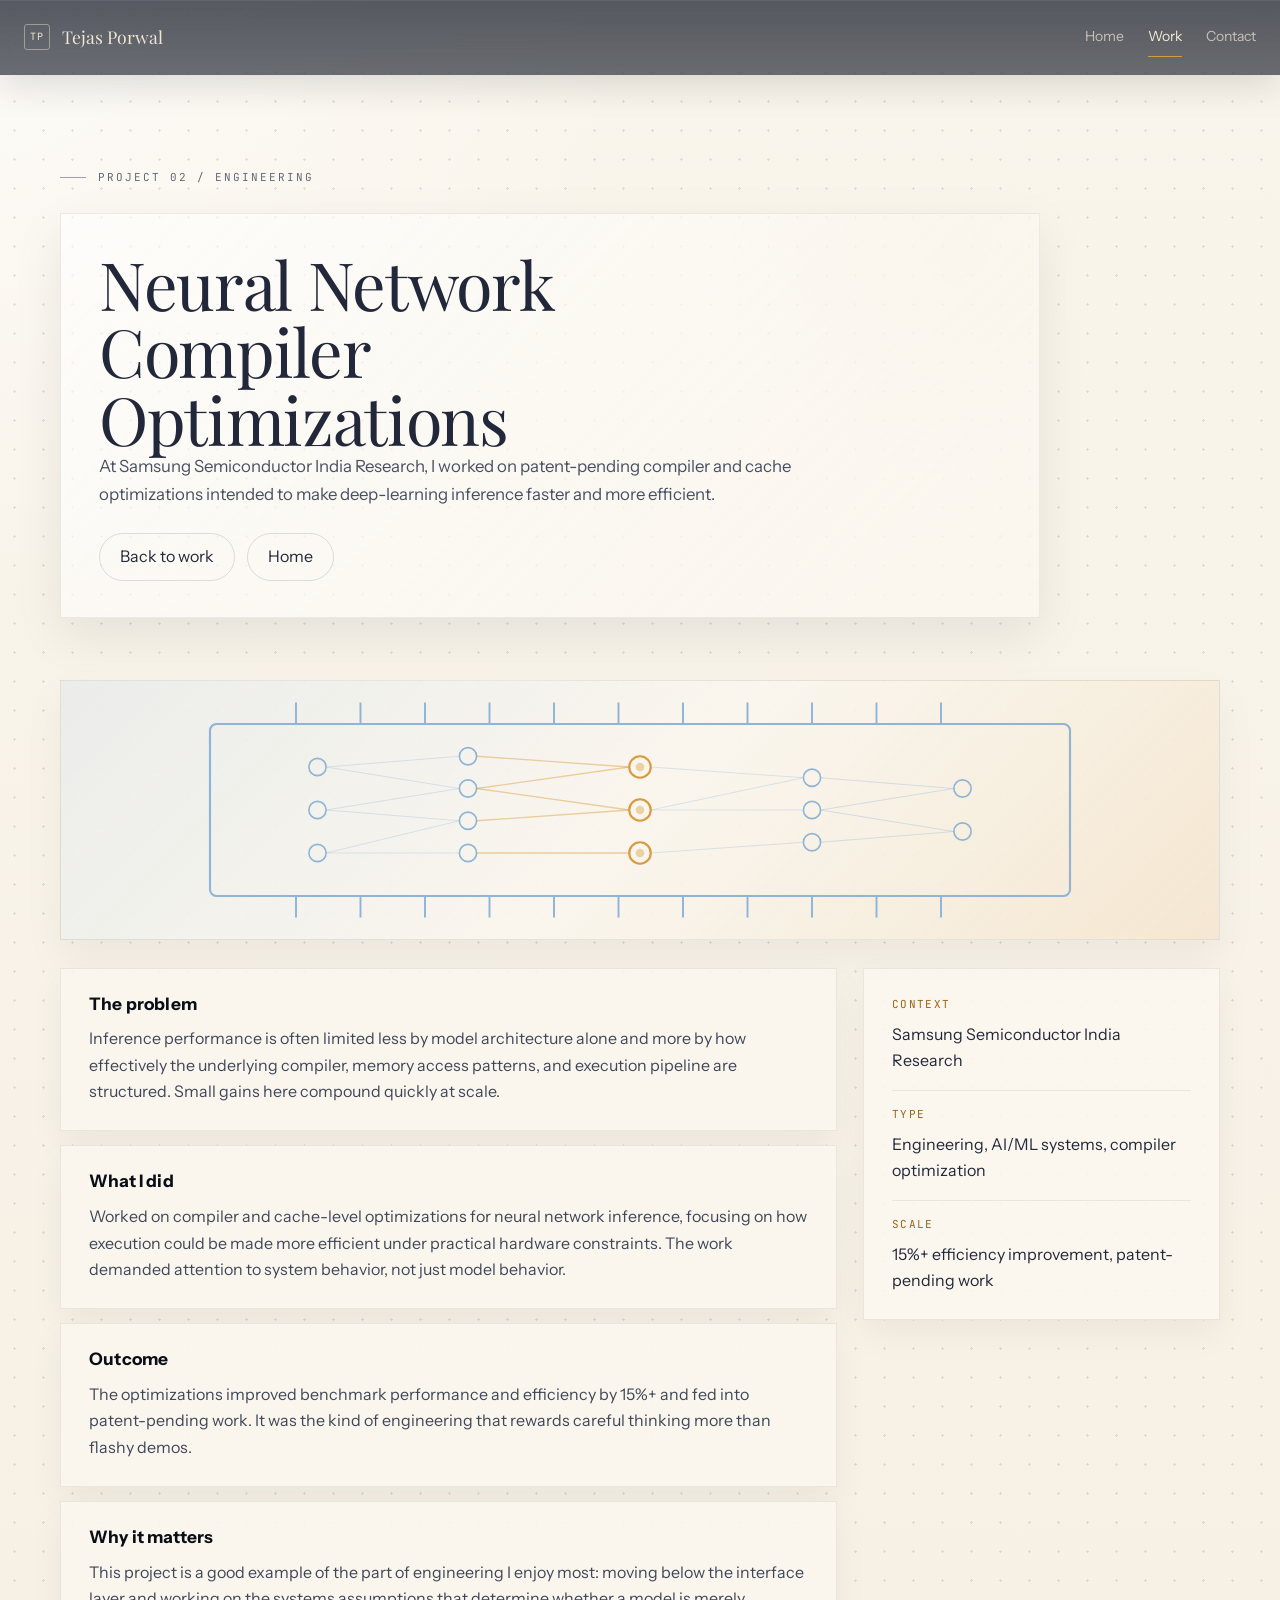
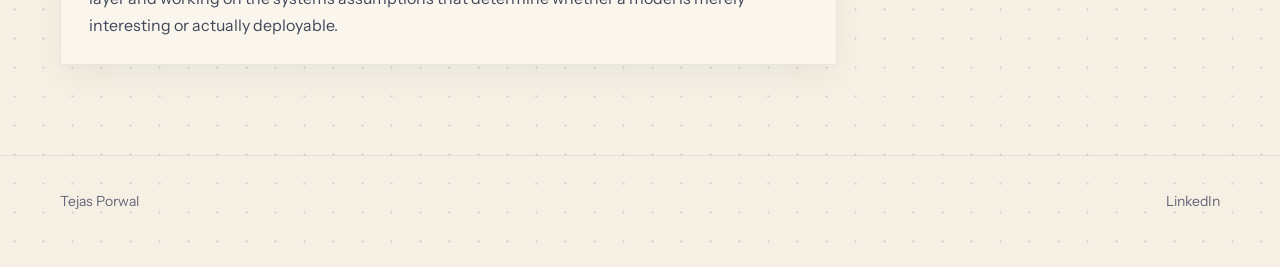
<file: project-compiler-optimizations.html>
<!doctype html>
<html lang="en">
<head>
<meta charset="utf-8" />
<meta name="viewport" content="width=device-width,initial-scale=1" />
<title>Neural Network Compiler Optimizations - Tejas Porwal</title>
<meta name="description" content="Case study: Neural Network Compiler Optimizations." />
<link rel="stylesheet" href="pages.css" />
</head>
<body>
<nav class="nav" id="nav">
  <div class="nav-inner">
    <a class="brand" href="index.html">
      <span class="brand-mark">TP</span>
      <span>Tejas Porwal</span>
    </a>
    <button class="nav-toggle" id="nav-toggle" aria-label="Toggle menu" aria-expanded="false">
      <span></span><span></span><span></span>
    </button>
    <div class="nav-links">
      <a href="index.html">Home</a>
      <a class="active" href="work.html">Work</a>
      <a href="index.html#contact">Contact</a>
    </div>
  </div>
</nav>

<header class="page-hero">
  <div class="container">
    <div class="eyebrow">Project 02 / Engineering</div>
    <div class="hero-card">
      <h1>Neural Network Compiler Optimizations</h1>
      <p>At Samsung Semiconductor India Research, I worked on patent-pending compiler and cache optimizations intended to make deep-learning inference faster and more efficient.</p>
      <div class="button-row">
        <a class="button-link" href="work.html">Back to work</a>
        <a class="button-link" href="index.html">Home</a>
      </div>
    </div>
  </div>
</header>

<main class="section">
  <div class="container">
    <div class="project-banner">
      <svg viewBox="0 0 1160 240" preserveAspectRatio="xMidYMid slice" fill="none" xmlns="http://www.w3.org/2000/svg">
        <!-- Chip outline -->
        <rect x="180" y="40" width="800" height="160" rx="6" stroke="#8fb4d6" stroke-width="2"/>
        <!-- Pin lines, top -->
        <line x1="260" y1="20" x2="260" y2="40" stroke="#8fb4d6" stroke-width="1.8"/>
        <line x1="320" y1="20" x2="320" y2="40" stroke="#8fb4d6" stroke-width="1.8"/>
        <line x1="380" y1="20" x2="380" y2="40" stroke="#8fb4d6" stroke-width="1.8"/>
        <line x1="440" y1="20" x2="440" y2="40" stroke="#8fb4d6" stroke-width="1.8"/>
        <line x1="500" y1="20" x2="500" y2="40" stroke="#8fb4d6" stroke-width="1.8"/>
        <line x1="560" y1="20" x2="560" y2="40" stroke="#8fb4d6" stroke-width="1.8"/>
        <line x1="620" y1="20" x2="620" y2="40" stroke="#8fb4d6" stroke-width="1.8"/>
        <line x1="680" y1="20" x2="680" y2="40" stroke="#8fb4d6" stroke-width="1.8"/>
        <line x1="740" y1="20" x2="740" y2="40" stroke="#8fb4d6" stroke-width="1.8"/>
        <line x1="800" y1="20" x2="800" y2="40" stroke="#8fb4d6" stroke-width="1.8"/>
        <line x1="860" y1="20" x2="860" y2="40" stroke="#8fb4d6" stroke-width="1.8"/>
        <!-- Pin lines, bottom -->
        <line x1="260" y1="200" x2="260" y2="220" stroke="#8fb4d6" stroke-width="1.8"/>
        <line x1="320" y1="200" x2="320" y2="220" stroke="#8fb4d6" stroke-width="1.8"/>
        <line x1="380" y1="200" x2="380" y2="220" stroke="#8fb4d6" stroke-width="1.8"/>
        <line x1="440" y1="200" x2="440" y2="220" stroke="#8fb4d6" stroke-width="1.8"/>
        <line x1="500" y1="200" x2="500" y2="220" stroke="#8fb4d6" stroke-width="1.8"/>
        <line x1="560" y1="200" x2="560" y2="220" stroke="#8fb4d6" stroke-width="1.8"/>
        <line x1="620" y1="200" x2="620" y2="220" stroke="#8fb4d6" stroke-width="1.8"/>
        <line x1="680" y1="200" x2="680" y2="220" stroke="#8fb4d6" stroke-width="1.8"/>
        <line x1="740" y1="200" x2="740" y2="220" stroke="#8fb4d6" stroke-width="1.8"/>
        <line x1="800" y1="200" x2="800" y2="220" stroke="#8fb4d6" stroke-width="1.8"/>
        <line x1="860" y1="200" x2="860" y2="220" stroke="#8fb4d6" stroke-width="1.8"/>
        <!-- Neural network layers inside chip -->
        <!-- Layer 1 -->
        <circle cx="280" cy="80"  r="8" stroke="#8fb4d6" stroke-width="1.5"/>
        <circle cx="280" cy="120" r="8" stroke="#8fb4d6" stroke-width="1.5"/>
        <circle cx="280" cy="160" r="8" stroke="#8fb4d6" stroke-width="1.5"/>
        <!-- Layer 2 -->
        <circle cx="420" cy="70"  r="8" stroke="#8fb4d6" stroke-width="1.5"/>
        <circle cx="420" cy="100" r="8" stroke="#8fb4d6" stroke-width="1.5"/>
        <circle cx="420" cy="130" r="8" stroke="#8fb4d6" stroke-width="1.5"/>
        <circle cx="420" cy="160" r="8" stroke="#8fb4d6" stroke-width="1.5"/>
        <!-- Layer 3 — optimized, highlighted -->
        <circle cx="580" cy="80"  r="10" stroke="#d89a3d" stroke-width="2"/>
        <circle cx="580" cy="80"  r="4"  fill="#d89a3d" opacity="0.4"/>
        <circle cx="580" cy="120" r="10" stroke="#d89a3d" stroke-width="2"/>
        <circle cx="580" cy="120" r="4"  fill="#d89a3d" opacity="0.4"/>
        <circle cx="580" cy="160" r="10" stroke="#d89a3d" stroke-width="2"/>
        <circle cx="580" cy="160" r="4"  fill="#d89a3d" opacity="0.4"/>
        <!-- Layer 4 -->
        <circle cx="740" cy="90"  r="8" stroke="#8fb4d6" stroke-width="1.5"/>
        <circle cx="740" cy="120" r="8" stroke="#8fb4d6" stroke-width="1.5"/>
        <circle cx="740" cy="150" r="8" stroke="#8fb4d6" stroke-width="1.5"/>
        <!-- Layer 5 / output -->
        <circle cx="880" cy="100" r="8" stroke="#8fb4d6" stroke-width="1.5"/>
        <circle cx="880" cy="140" r="8" stroke="#8fb4d6" stroke-width="1.5"/>
        <!-- Connection lines L1→L2 -->
        <line x1="288" y1="80"  x2="412" y2="70"  stroke="#8fb4d6" stroke-width="1" opacity="0.3"/>
        <line x1="288" y1="80"  x2="412" y2="100" stroke="#8fb4d6" stroke-width="1" opacity="0.3"/>
        <line x1="288" y1="120" x2="412" y2="100" stroke="#8fb4d6" stroke-width="1" opacity="0.3"/>
        <line x1="288" y1="120" x2="412" y2="130" stroke="#8fb4d6" stroke-width="1" opacity="0.3"/>
        <line x1="288" y1="160" x2="412" y2="130" stroke="#8fb4d6" stroke-width="1" opacity="0.3"/>
        <line x1="288" y1="160" x2="412" y2="160" stroke="#8fb4d6" stroke-width="1" opacity="0.3"/>
        <!-- Connection lines L2→L3 (optimized paths) -->
        <line x1="428" y1="70"  x2="570" y2="80"  stroke="#d89a3d" stroke-width="1.2" opacity="0.45"/>
        <line x1="428" y1="100" x2="570" y2="80"  stroke="#d89a3d" stroke-width="1.2" opacity="0.45"/>
        <line x1="428" y1="100" x2="570" y2="120" stroke="#d89a3d" stroke-width="1.2" opacity="0.45"/>
        <line x1="428" y1="130" x2="570" y2="120" stroke="#d89a3d" stroke-width="1.2" opacity="0.45"/>
        <line x1="428" y1="160" x2="570" y2="160" stroke="#d89a3d" stroke-width="1.2" opacity="0.45"/>
        <!-- Connection lines L3→L4 -->
        <line x1="590" y1="80"  x2="732" y2="90"  stroke="#8fb4d6" stroke-width="1" opacity="0.3"/>
        <line x1="590" y1="120" x2="732" y2="90"  stroke="#8fb4d6" stroke-width="1" opacity="0.3"/>
        <line x1="590" y1="120" x2="732" y2="120" stroke="#8fb4d6" stroke-width="1" opacity="0.3"/>
        <line x1="590" y1="160" x2="732" y2="150" stroke="#8fb4d6" stroke-width="1" opacity="0.3"/>
        <!-- Connection lines L4→L5 -->
        <line x1="748" y1="90"  x2="872" y2="100" stroke="#8fb4d6" stroke-width="1" opacity="0.35"/>
        <line x1="748" y1="120" x2="872" y2="100" stroke="#8fb4d6" stroke-width="1" opacity="0.35"/>
        <line x1="748" y1="120" x2="872" y2="140" stroke="#8fb4d6" stroke-width="1" opacity="0.35"/>
        <line x1="748" y1="150" x2="872" y2="140" stroke="#8fb4d6" stroke-width="1" opacity="0.35"/>
      </svg>
    </div>
  </div>
  <div class="container detail-layout">
    <div>
      <section class="detail-block">
        <h2>The problem</h2>
        <p>Inference performance is often limited less by model architecture alone and more by how effectively the underlying compiler, memory access patterns, and execution pipeline are structured. Small gains here compound quickly at scale.</p>
      </section>
      <section class="detail-block">
        <h2>What I did</h2>
        <p>Worked on compiler and cache-level optimizations for neural network inference, focusing on how execution could be made more efficient under practical hardware constraints. The work demanded attention to system behavior, not just model behavior.</p>
      </section>
      <section class="detail-block">
        <h2>Outcome</h2>
        <p>The optimizations improved benchmark performance and efficiency by 15%+ and fed into patent-pending work. It was the kind of engineering that rewards careful thinking more than flashy demos.</p>
      </section>
      <section class="detail-block">
        <h2>Why it matters</h2>
        <p>This project is a good example of the part of engineering I enjoy most: moving below the interface layer and working on the systems assumptions that determine whether a model is merely interesting or actually deployable.</p>
      </section>
    </div>

    <aside class="meta-panel">
      <div class="meta-row">
        <span class="meta-label">Context</span>
        <div>Samsung Semiconductor India Research</div>
      </div>
      <div class="meta-row">
        <span class="meta-label">Type</span>
        <div>Engineering, AI/ML systems, compiler optimization</div>
      </div>
      <div class="meta-row">
        <span class="meta-label">Scale</span>
        <div>15%+ efficiency improvement, patent-pending work</div>
      </div>
    </aside>
  </div>
</main>

<footer class="site-footer">
  <div class="footer-inner">
    <div>Tejas Porwal</div>
    <div><a href="https://linkedin.com/in/tejas-porwal" target="_blank" rel="noreferrer">LinkedIn</a></div>
  </div>
</footer>
<script>
(function() {
  var nav = document.getElementById("nav");
  var toggle = document.getElementById("nav-toggle");
  if (nav && toggle) {
    toggle.addEventListener("click", function() {
      var open = nav.classList.toggle("open");
      toggle.setAttribute("aria-expanded", open ? "true" : "false");
    });
  }
})();
</script>
</body>
</html>
</file>
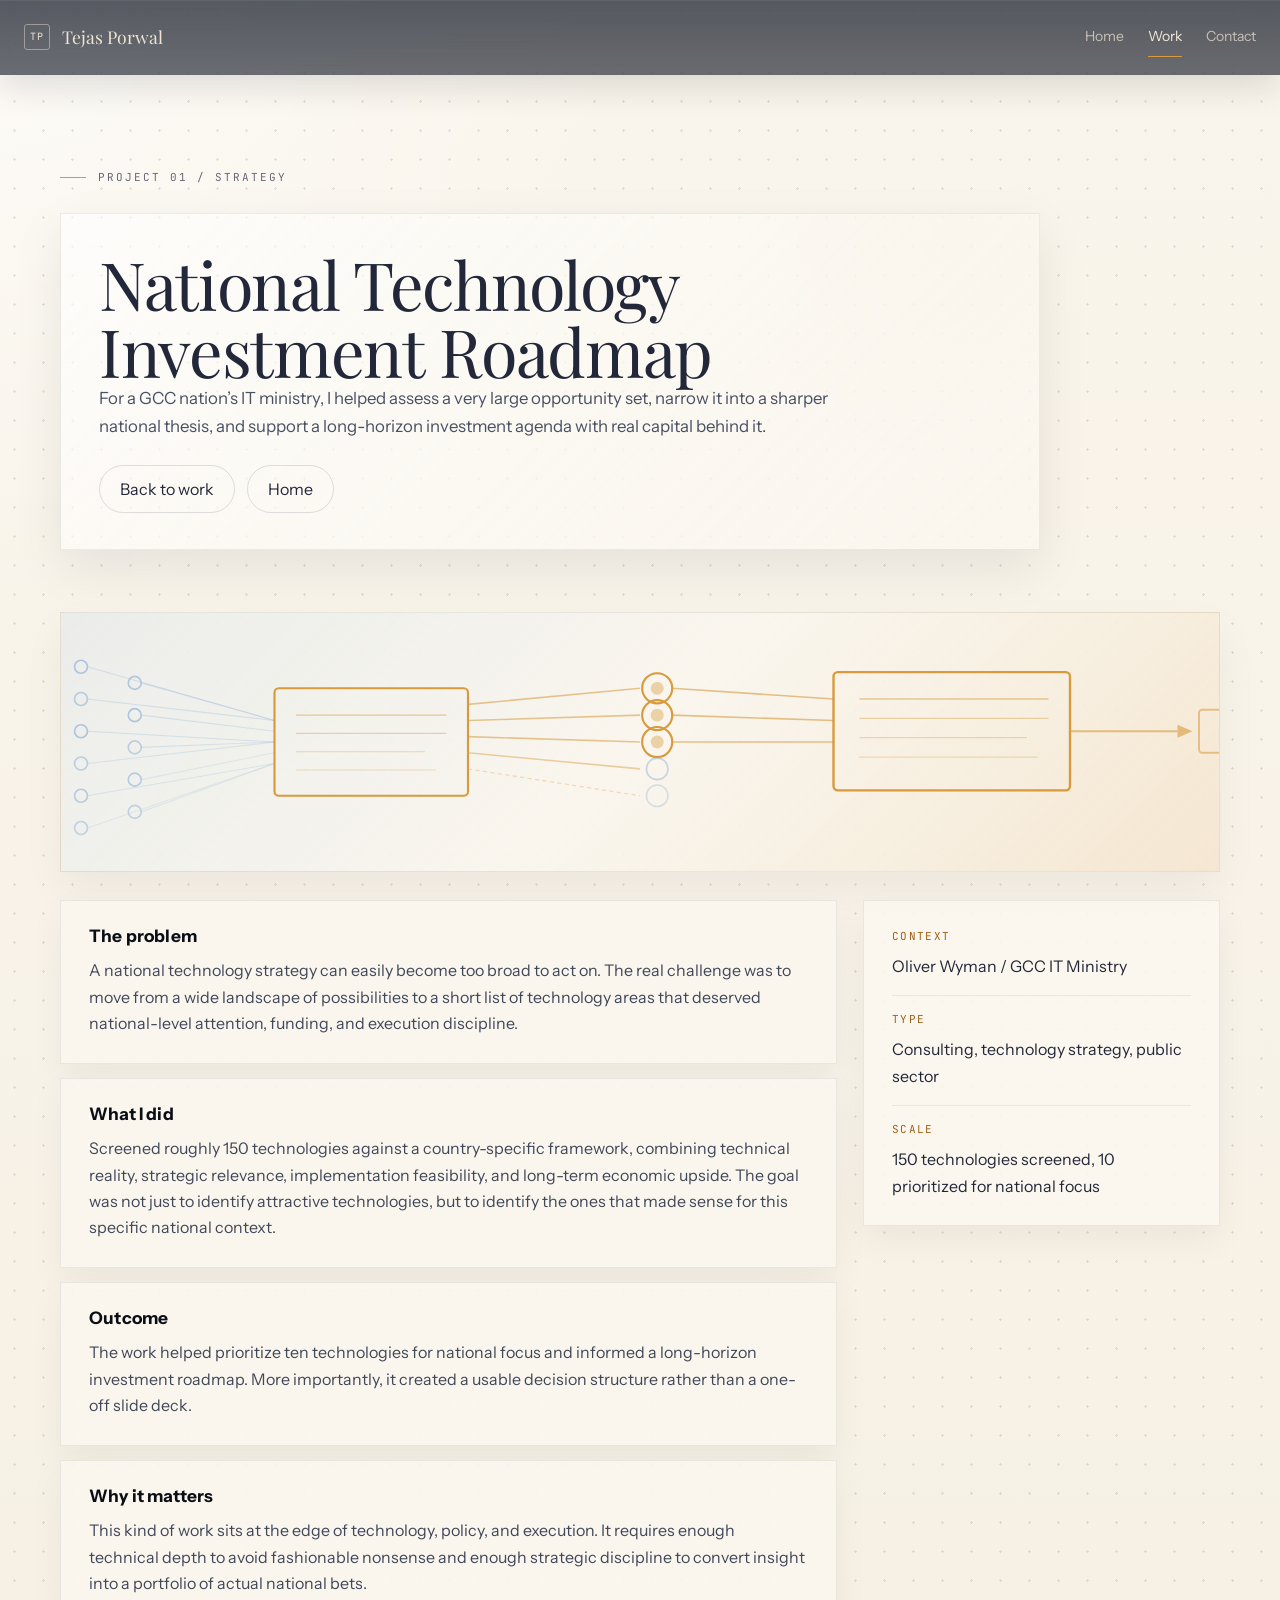
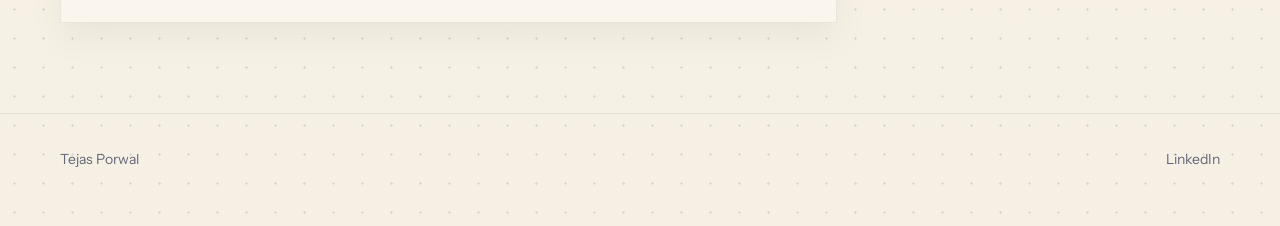
<file: project-national-roadmap.html>
<!doctype html>
<html lang="en">
<head>
<meta charset="utf-8" />
<meta name="viewport" content="width=device-width,initial-scale=1" />
<title>National Technology Investment Roadmap - Tejas Porwal</title>
<meta name="description" content="Case study: National Technology Investment Roadmap." />
<link rel="stylesheet" href="pages.css" />
</head>
<body>
<nav class="nav" id="nav">
  <div class="nav-inner">
    <a class="brand" href="index.html">
      <span class="brand-mark">TP</span>
      <span>Tejas Porwal</span>
    </a>
    <button class="nav-toggle" id="nav-toggle" aria-label="Toggle menu" aria-expanded="false">
      <span></span><span></span><span></span>
    </button>
    <div class="nav-links">
      <a href="index.html">Home</a>
      <a class="active" href="work.html">Work</a>
      <a href="index.html#contact">Contact</a>
    </div>
  </div>
</nav>

<header class="page-hero">
  <div class="container">
    <div class="eyebrow">Project 01 / Strategy</div>
    <div class="hero-card">
      <h1>National Technology Investment Roadmap</h1>
      <p>For a GCC nation’s IT ministry, I helped assess a very large opportunity set, narrow it into a sharper national thesis, and support a long-horizon investment agenda with real capital behind it.</p>
      <div class="button-row">
        <a class="button-link" href="work.html">Back to work</a>
        <a class="button-link" href="index.html">Home</a>
      </div>
    </div>
  </div>
</header>

<main class="section">
  <div class="container">
    <div class="project-banner">
      <svg viewBox="0 0 1160 240" preserveAspectRatio="xMidYMid slice" fill="none" xmlns="http://www.w3.org/2000/svg">
        <!-- Many technology nodes on the left (screening pool) -->
        <circle cx="60"  cy="50"  r="6" stroke="#8fb4d6" stroke-width="1.5" opacity="0.7"/>
        <circle cx="60"  cy="80"  r="6" stroke="#8fb4d6" stroke-width="1.5" opacity="0.6"/>
        <circle cx="60"  cy="110" r="6" stroke="#8fb4d6" stroke-width="1.5" opacity="0.7"/>
        <circle cx="60"  cy="140" r="6" stroke="#8fb4d6" stroke-width="1.5" opacity="0.55"/>
        <circle cx="60"  cy="170" r="6" stroke="#8fb4d6" stroke-width="1.5" opacity="0.6"/>
        <circle cx="60"  cy="200" r="6" stroke="#8fb4d6" stroke-width="1.5" opacity="0.5"/>
        <circle cx="110" cy="65"  r="6" stroke="#8fb4d6" stroke-width="1.5" opacity="0.65"/>
        <circle cx="110" cy="95"  r="6" stroke="#8fb4d6" stroke-width="1.5" opacity="0.7"/>
        <circle cx="110" cy="125" r="6" stroke="#8fb4d6" stroke-width="1.5" opacity="0.55"/>
        <circle cx="110" cy="155" r="6" stroke="#8fb4d6" stroke-width="1.5" opacity="0.6"/>
        <circle cx="110" cy="185" r="6" stroke="#8fb4d6" stroke-width="1.5" opacity="0.5"/>
        <!-- Connector lines from nodes to assessment block -->
        <line x1="66"  y1="50"  x2="240" y2="100" stroke="#8fb4d6" stroke-width="1" opacity="0.3"/>
        <line x1="66"  y1="80"  x2="240" y2="100" stroke="#8fb4d6" stroke-width="1" opacity="0.3"/>
        <line x1="66"  y1="110" x2="240" y2="120" stroke="#8fb4d6" stroke-width="1" opacity="0.3"/>
        <line x1="66"  y1="140" x2="240" y2="120" stroke="#8fb4d6" stroke-width="1" opacity="0.25"/>
        <line x1="66"  y1="170" x2="240" y2="140" stroke="#8fb4d6" stroke-width="1" opacity="0.25"/>
        <line x1="66"  y1="200" x2="240" y2="140" stroke="#8fb4d6" stroke-width="1" opacity="0.2"/>
        <line x1="116" y1="65"  x2="240" y2="100" stroke="#8fb4d6" stroke-width="1" opacity="0.28"/>
        <line x1="116" y1="95"  x2="240" y2="110" stroke="#8fb4d6" stroke-width="1" opacity="0.3"/>
        <line x1="116" y1="125" x2="240" y2="120" stroke="#8fb4d6" stroke-width="1" opacity="0.28"/>
        <line x1="116" y1="155" x2="240" y2="130" stroke="#8fb4d6" stroke-width="1" opacity="0.22"/>
        <line x1="116" y1="185" x2="240" y2="140" stroke="#8fb4d6" stroke-width="1" opacity="0.2"/>
        <!-- Assessment framework block -->
        <rect x="240" y="70" width="180" height="100" rx="4" stroke="#d89a3d" stroke-width="2"/>
        <line x1="260" y1="95"  x2="400" y2="95"  stroke="#d89a3d" stroke-width="1" opacity="0.5"/>
        <line x1="260" y1="112" x2="400" y2="112" stroke="#d89a3d" stroke-width="1" opacity="0.4"/>
        <line x1="260" y1="129" x2="380" y2="129" stroke="#d89a3d" stroke-width="1" opacity="0.35"/>
        <line x1="260" y1="146" x2="390" y2="146" stroke="#d89a3d" stroke-width="1" opacity="0.3"/>
        <!-- Output lines from assessment -->
        <line x1="420" y1="85"  x2="580" y2="70"  stroke="#d89a3d" stroke-width="1.5" opacity="0.55"/>
        <line x1="420" y1="100" x2="580" y2="95"  stroke="#d89a3d" stroke-width="1.5" opacity="0.55"/>
        <line x1="420" y1="115" x2="580" y2="120" stroke="#d89a3d" stroke-width="1.5" opacity="0.55"/>
        <line x1="420" y1="130" x2="580" y2="145" stroke="#d89a3d" stroke-width="1.5" opacity="0.45"/>
        <line x1="420" y1="145" x2="580" y2="170" stroke="#d89a3d" stroke-width="1.2" opacity="0.3" stroke-dasharray="4 3"/>
        <!-- Selected technologies: fewer, highlighted nodes -->
        <circle cx="596" cy="70"  r="14" stroke="#d89a3d" stroke-width="2"/>
        <circle cx="596" cy="70"  r="6"  fill="#d89a3d" opacity="0.4"/>
        <circle cx="596" cy="95"  r="14" stroke="#d89a3d" stroke-width="2"/>
        <circle cx="596" cy="95"  r="6"  fill="#d89a3d" opacity="0.4"/>
        <circle cx="596" cy="120" r="14" stroke="#d89a3d" stroke-width="2"/>
        <circle cx="596" cy="120" r="6"  fill="#d89a3d" opacity="0.4"/>
        <circle cx="596" cy="145" r="10" stroke="#8fb4d6" stroke-width="1.5" opacity="0.5"/>
        <circle cx="596" cy="170" r="10" stroke="#8fb4d6" stroke-width="1.5" opacity="0.35"/>
        <!-- Lines from selected to roadmap block -->
        <line x1="610" y1="70"  x2="760" y2="80"  stroke="#d89a3d" stroke-width="1.5" opacity="0.6"/>
        <line x1="610" y1="95"  x2="760" y2="100" stroke="#d89a3d" stroke-width="1.5" opacity="0.6"/>
        <line x1="610" y1="120" x2="760" y2="120" stroke="#d89a3d" stroke-width="1.5" opacity="0.6"/>
        <!-- Roadmap block -->
        <rect x="760" y="55" width="220" height="110" rx="4" stroke="#d89a3d" stroke-width="2.2"/>
        <line x1="784" y1="80"  x2="960" y2="80"  stroke="#d89a3d" stroke-width="1.2" opacity="0.5"/>
        <line x1="784" y1="98"  x2="960" y2="98"  stroke="#d89a3d" stroke-width="1.2" opacity="0.4"/>
        <line x1="784" y1="116" x2="940" y2="116" stroke="#d89a3d" stroke-width="1.2" opacity="0.35"/>
        <line x1="784" y1="134" x2="950" y2="134" stroke="#d89a3d" stroke-width="1.2" opacity="0.3"/>
        <!-- Final output: national policy arrow -->
        <line x1="980" y1="110" x2="1080" y2="110" stroke="#d89a3d" stroke-width="2" opacity="0.6"/>
        <polygon points="1080,104 1094,110 1080,116" fill="#d89a3d" opacity="0.6"/>
        <rect x="1100" y="90" width="48" height="40" rx="3" stroke="#d89a3d" stroke-width="1.8" opacity="0.55"/>
      </svg>
    </div>
  </div>
  <div class="container detail-layout">
    <div>
      <section class="detail-block">
        <h2>The problem</h2>
        <p>A national technology strategy can easily become too broad to act on. The real challenge was to move from a wide landscape of possibilities to a short list of technology areas that deserved national-level attention, funding, and execution discipline.</p>
      </section>
      <section class="detail-block">
        <h2>What I did</h2>
        <p>Screened roughly 150 technologies against a country-specific framework, combining technical reality, strategic relevance, implementation feasibility, and long-term economic upside. The goal was not just to identify attractive technologies, but to identify the ones that made sense for this specific national context.</p>
      </section>
      <section class="detail-block">
        <h2>Outcome</h2>
        <p>The work helped prioritize ten technologies for national focus and informed a long-horizon investment roadmap. More importantly, it created a usable decision structure rather than a one-off slide deck.</p>
      </section>
      <section class="detail-block">
        <h2>Why it matters</h2>
        <p>This kind of work sits at the edge of technology, policy, and execution. It requires enough technical depth to avoid fashionable nonsense and enough strategic discipline to convert insight into a portfolio of actual national bets.</p>
      </section>
    </div>

    <aside class="meta-panel">
      <div class="meta-row">
        <span class="meta-label">Context</span>
        <div>Oliver Wyman / GCC IT Ministry</div>
      </div>
      <div class="meta-row">
        <span class="meta-label">Type</span>
        <div>Consulting, technology strategy, public sector</div>
      </div>
      <div class="meta-row">
        <span class="meta-label">Scale</span>
        <div>150 technologies screened, 10 prioritized for national focus</div>
      </div>
    </aside>
  </div>
</main>

<footer class="site-footer">
  <div class="footer-inner">
    <div>Tejas Porwal</div>
    <div><a href="https://linkedin.com/in/tejas-porwal" target="_blank" rel="noreferrer">LinkedIn</a></div>
  </div>
</footer>
<script>
(function() {
  var nav = document.getElementById("nav");
  var toggle = document.getElementById("nav-toggle");
  if (nav && toggle) {
    toggle.addEventListener("click", function() {
      var open = nav.classList.toggle("open");
      toggle.setAttribute("aria-expanded", open ? "true" : "false");
    });
  }
})();
</script>
</body>
</html>
</file>
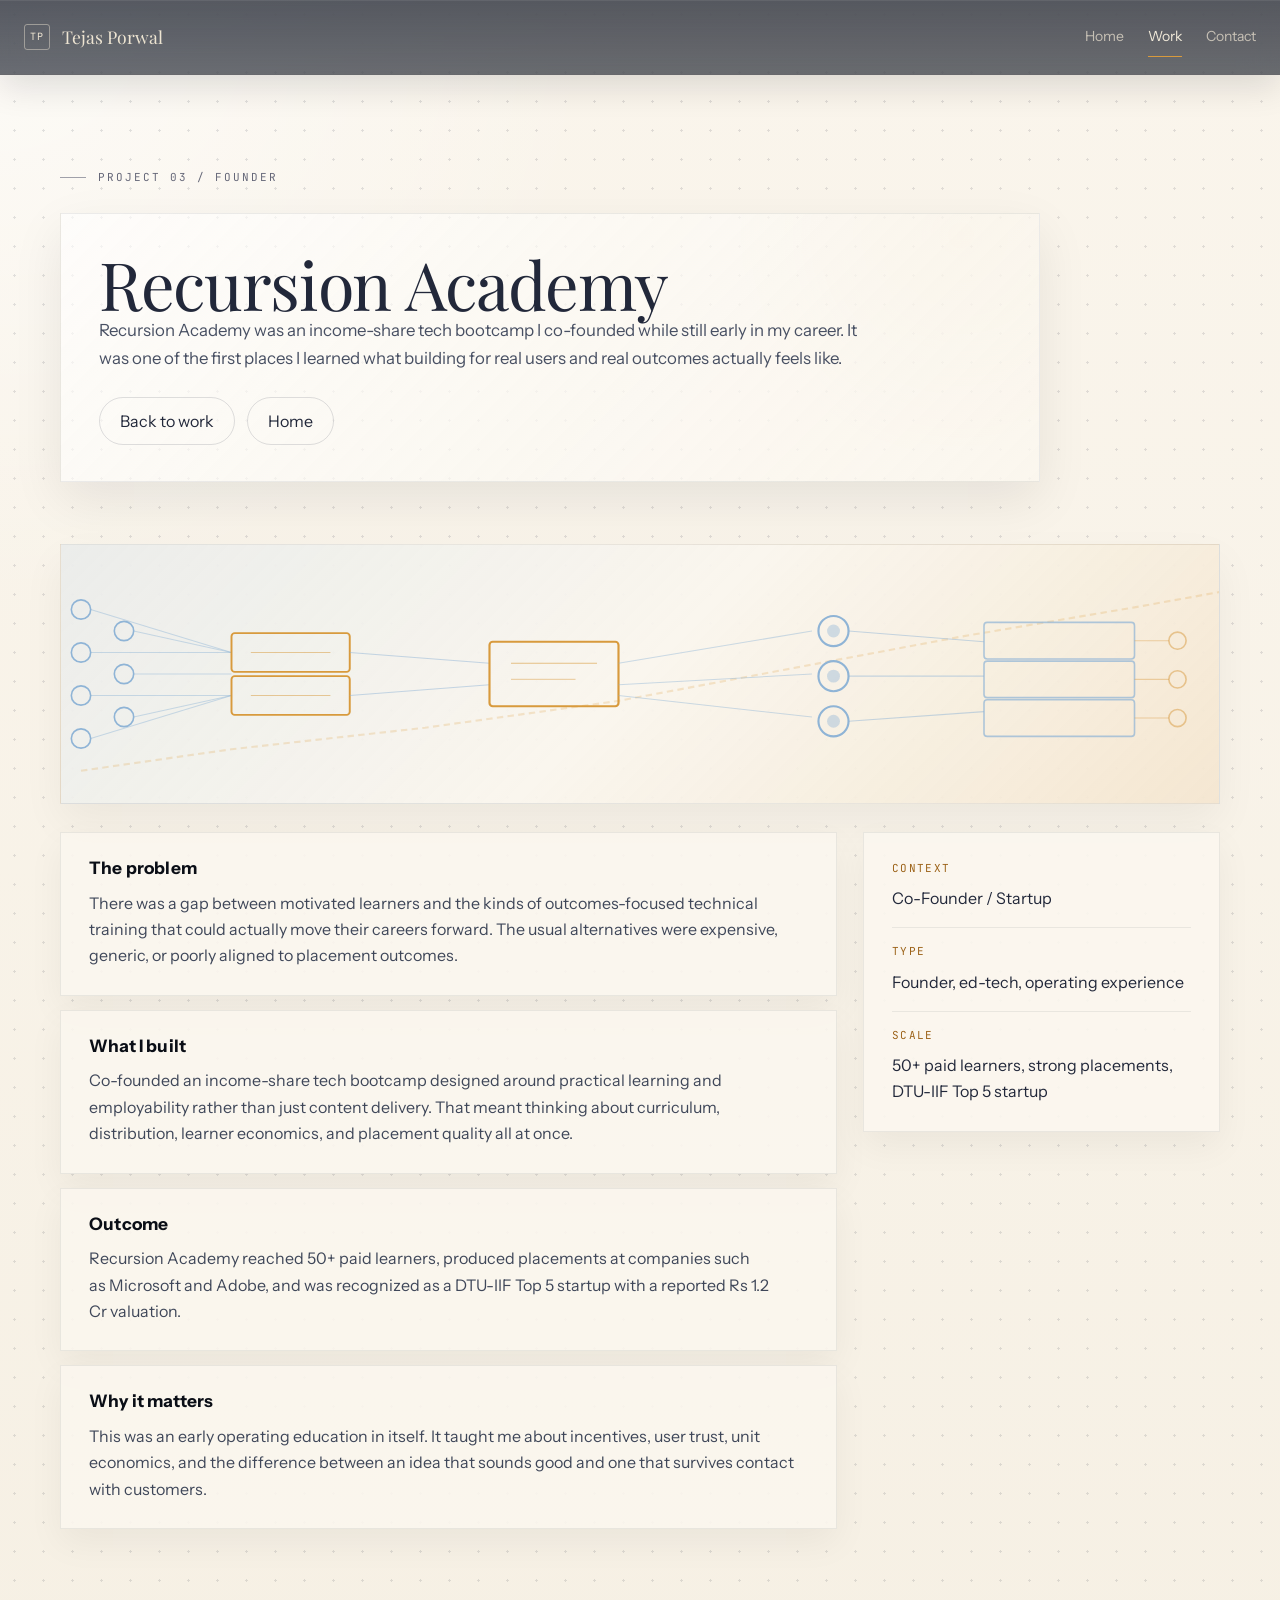
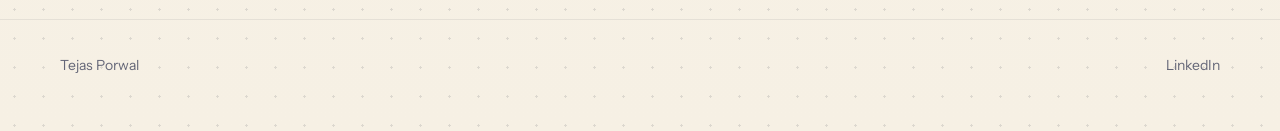
<file: project-recursion-academy.html>
<!doctype html>
<html lang="en">
<head>
<meta charset="utf-8" />
<meta name="viewport" content="width=device-width,initial-scale=1" />
<title>Recursion Academy - Tejas Porwal</title>
<meta name="description" content="Case study: Recursion Academy." />
<link rel="stylesheet" href="pages.css" />
</head>
<body>
<nav class="nav" id="nav">
  <div class="nav-inner">
    <a class="brand" href="index.html">
      <span class="brand-mark">TP</span>
      <span>Tejas Porwal</span>
    </a>
    <button class="nav-toggle" id="nav-toggle" aria-label="Toggle menu" aria-expanded="false">
      <span></span><span></span><span></span>
    </button>
    <div class="nav-links">
      <a href="index.html">Home</a>
      <a class="active" href="work.html">Work</a>
      <a href="index.html#contact">Contact</a>
    </div>
  </div>
</nav>

<header class="page-hero">
  <div class="container">
    <div class="eyebrow">Project 03 / Founder</div>
    <div class="hero-card">
      <h1>Recursion Academy</h1>
      <p>Recursion Academy was an income-share tech bootcamp I co-founded while still early in my career. It was one of the first places I learned what building for real users and real outcomes actually feels like.</p>
      <div class="button-row">
        <a class="button-link" href="work.html">Back to work</a>
        <a class="button-link" href="index.html">Home</a>
      </div>
    </div>
  </div>
</header>

<main class="section">
  <div class="container">
    <div class="project-banner">
      <svg viewBox="0 0 1160 240" preserveAspectRatio="xMidYMid slice" fill="none" xmlns="http://www.w3.org/2000/svg">
        <!-- learner nodes, left cluster -->
        <circle cx="60" cy="60" r="9" stroke="#8fb4d6" stroke-width="1.5"/>
        <circle cx="60" cy="100" r="9" stroke="#8fb4d6" stroke-width="1.5"/>
        <circle cx="60" cy="140" r="9" stroke="#8fb4d6" stroke-width="1.5"/>
        <circle cx="60" cy="180" r="9" stroke="#8fb4d6" stroke-width="1.5"/>
        <circle cx="100" cy="80" r="9" stroke="#8fb4d6" stroke-width="1.5"/>
        <circle cx="100" cy="120" r="9" stroke="#8fb4d6" stroke-width="1.5"/>
        <circle cx="100" cy="160" r="9" stroke="#8fb4d6" stroke-width="1.5"/>
        <!-- lines from learners to first module -->
        <line x1="69" y1="60" x2="200" y2="100" stroke="#8fb4d6" stroke-width="1" opacity="0.45"/>
        <line x1="69" y1="100" x2="200" y2="100" stroke="#8fb4d6" stroke-width="1" opacity="0.45"/>
        <line x1="69" y1="140" x2="200" y2="140" stroke="#8fb4d6" stroke-width="1" opacity="0.45"/>
        <line x1="69" y1="180" x2="200" y2="140" stroke="#8fb4d6" stroke-width="1" opacity="0.45"/>
        <line x1="109" y1="80" x2="200" y2="100" stroke="#8fb4d6" stroke-width="1" opacity="0.45"/>
        <line x1="109" y1="120" x2="200" y2="120" stroke="#8fb4d6" stroke-width="1" opacity="0.45"/>
        <line x1="109" y1="160" x2="200" y2="140" stroke="#8fb4d6" stroke-width="1" opacity="0.45"/>
        <!-- module boxes, centre-left -->
        <rect x="200" y="82" width="110" height="36" rx="3" stroke="#d89a3d" stroke-width="1.8"/>
        <rect x="200" y="122" width="110" height="36" rx="3" stroke="#d89a3d" stroke-width="1.8"/>
        <!-- module label lines -->
        <line x1="218" y1="100" x2="292" y2="100" stroke="#d89a3d" stroke-width="1" opacity="0.5"/>
        <line x1="218" y1="140" x2="292" y2="140" stroke="#d89a3d" stroke-width="1" opacity="0.5"/>
        <!-- lines to second stage -->
        <line x1="310" y1="100" x2="440" y2="110" stroke="#8fb4d6" stroke-width="1" opacity="0.5"/>
        <line x1="310" y1="140" x2="440" y2="130" stroke="#8fb4d6" stroke-width="1" opacity="0.5"/>
        <!-- second module -->
        <rect x="440" y="90" width="120" height="60" rx="3" stroke="#d89a3d" stroke-width="2"/>
        <line x1="460" y1="110" x2="540" y2="110" stroke="#d89a3d" stroke-width="1" opacity="0.6"/>
        <line x1="460" y1="125" x2="520" y2="125" stroke="#d89a3d" stroke-width="1" opacity="0.4"/>
        <!-- growth line overlay -->
        <polyline points="60,210 200,190 380,170 560,145 720,115 880,85 1040,58 1140,40" stroke="#d89a3d" stroke-width="2" opacity="0.22" stroke-dasharray="6 4"/>
        <!-- connecting lines to outcome nodes -->
        <line x1="560" y1="110" x2="740" y2="80" stroke="#8fb4d6" stroke-width="1" opacity="0.45"/>
        <line x1="560" y1="130" x2="740" y2="120" stroke="#8fb4d6" stroke-width="1" opacity="0.45"/>
        <line x1="560" y1="140" x2="740" y2="160" stroke="#8fb4d6" stroke-width="1" opacity="0.45"/>
        <!-- outcome nodes: fewer, larger -->
        <circle cx="760" cy="80" r="14" stroke="#8fb4d6" stroke-width="2"/>
        <circle cx="760" cy="80" r="6" fill="#8fb4d6" opacity="0.4"/>
        <circle cx="760" cy="122" r="14" stroke="#8fb4d6" stroke-width="2"/>
        <circle cx="760" cy="122" r="6" fill="#8fb4d6" opacity="0.4"/>
        <circle cx="760" cy="164" r="14" stroke="#8fb4d6" stroke-width="2"/>
        <circle cx="760" cy="164" r="6" fill="#8fb4d6" opacity="0.4"/>
        <!-- lines to company boxes -->
        <line x1="774" y1="80" x2="900" y2="90" stroke="#8fb4d6" stroke-width="1" opacity="0.5"/>
        <line x1="774" y1="122" x2="900" y2="122" stroke="#8fb4d6" stroke-width="1" opacity="0.5"/>
        <line x1="774" y1="164" x2="900" y2="155" stroke="#8fb4d6" stroke-width="1" opacity="0.5"/>
        <!-- company boxes -->
        <rect x="900" y="72" width="140" height="34" rx="3" stroke="#8fb4d6" stroke-width="1.5" opacity="0.7"/>
        <rect x="900" y="108" width="140" height="34" rx="3" stroke="#8fb4d6" stroke-width="1.5" opacity="0.7"/>
        <rect x="900" y="144" width="140" height="34" rx="3" stroke="#8fb4d6" stroke-width="1.5" opacity="0.7"/>
        <!-- more learner nodes, far right faint -->
        <circle cx="1080" cy="89" r="8" stroke="#d89a3d" stroke-width="1.5" opacity="0.5"/>
        <circle cx="1080" cy="125" r="8" stroke="#d89a3d" stroke-width="1.5" opacity="0.5"/>
        <circle cx="1080" cy="161" r="8" stroke="#d89a3d" stroke-width="1.5" opacity="0.5"/>
        <line x1="1040" y1="89" x2="1072" y2="89" stroke="#d89a3d" stroke-width="1" opacity="0.4"/>
        <line x1="1040" y1="125" x2="1072" y2="125" stroke="#d89a3d" stroke-width="1" opacity="0.4"/>
        <line x1="1040" y1="161" x2="1072" y2="161" stroke="#d89a3d" stroke-width="1" opacity="0.4"/>
      </svg>
    </div>
  </div>
  <div class="container detail-layout">
    <div>
      <section class="detail-block">
        <h2>The problem</h2>
        <p>There was a gap between motivated learners and the kinds of outcomes-focused technical training that could actually move their careers forward. The usual alternatives were expensive, generic, or poorly aligned to placement outcomes.</p>
      </section>
      <section class="detail-block">
        <h2>What I built</h2>
        <p>Co-founded an income-share tech bootcamp designed around practical learning and employability rather than just content delivery. That meant thinking about curriculum, distribution, learner economics, and placement quality all at once.</p>
      </section>
      <section class="detail-block">
        <h2>Outcome</h2>
        <p>Recursion Academy reached 50+ paid learners, produced placements at companies such as Microsoft and Adobe, and was recognized as a DTU-IIF Top 5 startup with a reported Rs 1.2 Cr valuation.</p>
      </section>
      <section class="detail-block">
        <h2>Why it matters</h2>
        <p>This was an early operating education in itself. It taught me about incentives, user trust, unit economics, and the difference between an idea that sounds good and one that survives contact with customers.</p>
      </section>
    </div>

    <aside class="meta-panel">
      <div class="meta-row">
        <span class="meta-label">Context</span>
        <div>Co-Founder / Startup</div>
      </div>
      <div class="meta-row">
        <span class="meta-label">Type</span>
        <div>Founder, ed-tech, operating experience</div>
      </div>
      <div class="meta-row">
        <span class="meta-label">Scale</span>
        <div>50+ paid learners, strong placements, DTU-IIF Top 5 startup</div>
      </div>
    </aside>
  </div>
</main>

<footer class="site-footer">
  <div class="footer-inner">
    <div>Tejas Porwal</div>
    <div><a href="https://linkedin.com/in/tejas-porwal" target="_blank" rel="noreferrer">LinkedIn</a></div>
  </div>
</footer>
<script>
(function() {
  var nav = document.getElementById("nav");
  var toggle = document.getElementById("nav-toggle");
  if (nav && toggle) {
    toggle.addEventListener("click", function() {
      var open = nav.classList.toggle("open");
      toggle.setAttribute("aria-expanded", open ? "true" : "false");
    });
  }
})();
</script>
</body>
</html>
</file>
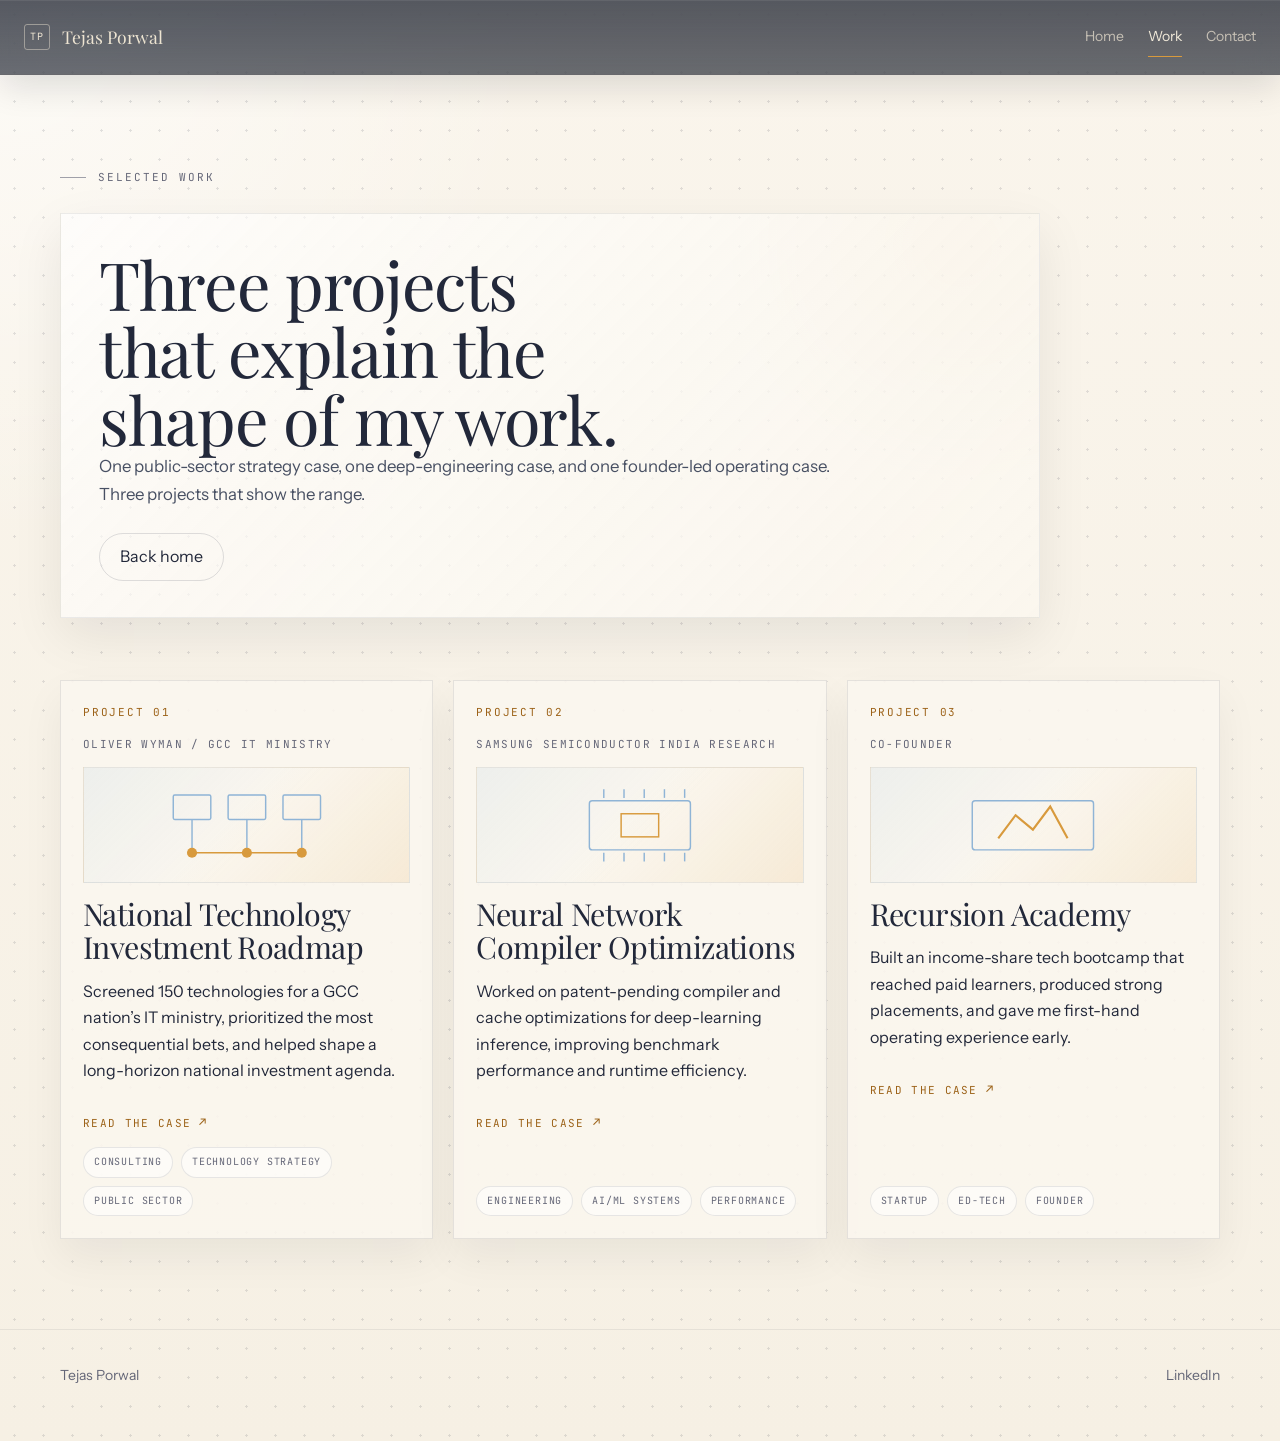
<file: work.html>
<!doctype html>
<html lang="en">
<head>
<meta charset="utf-8" />
<meta name="viewport" content="width=device-width,initial-scale=1" />
<title>Work - Tejas Porwal</title>
<meta name="description" content="Selected work by Tejas Porwal across strategy, engineering, and company building." />
<link rel="stylesheet" href="pages.css" />
</head>
<body>
<nav class="nav" id="nav">
  <div class="nav-inner">
    <a class="brand" href="index.html">
      <span class="brand-mark">TP</span>
      <span>Tejas Porwal</span>
    </a>
    <button class="nav-toggle" id="nav-toggle" aria-label="Toggle menu" aria-expanded="false">
      <span></span><span></span><span></span>
    </button>
    <div class="nav-links">
      <a href="index.html">Home</a>
      <a class="active" href="work.html">Work</a>
      <a href="index.html#contact">Contact</a>
    </div>
  </div>
</nav>

<header class="page-hero">
  <div class="container">
    <div class="eyebrow">Selected work</div>
    <div class="hero-card">
      <h1>Three projects that explain the shape of my work.</h1>
      <p>One public-sector strategy case, one deep-engineering case, and one founder-led operating case. Three projects that show the range.</p>
      <div class="button-row">
        <a class="button-link" href="index.html">Back home</a>
      </div>
    </div>
  </div>
</header>

<main class="section">
  <div class="container">
    <div class="project-grid">
      <a class="project-card" href="project-national-roadmap.html">
        <div class="project-number">Project 01</div>
        <div class="project-context">Oliver Wyman / GCC IT Ministry</div>
        <div class="project-figure" aria-hidden="true">
          <svg viewBox="0 0 240 120">
            <g fill="none" stroke="#8fb4d6" stroke-width="2">
              <rect x="18" y="18" width="52" height="34" rx="2"></rect>
              <rect x="94" y="18" width="52" height="34" rx="2"></rect>
              <rect x="170" y="18" width="52" height="34" rx="2"></rect>
              <line x1="44" y1="52" x2="44" y2="92"></line>
              <line x1="120" y1="52" x2="120" y2="92"></line>
              <line x1="196" y1="52" x2="196" y2="92"></line>
            </g>
            <g fill="#d89a3d">
              <circle cx="44" cy="98" r="7"></circle>
              <circle cx="120" cy="98" r="7"></circle>
              <circle cx="196" cy="98" r="7"></circle>
            </g>
            <line x1="44" y1="98" x2="120" y2="98" stroke="#d89a3d" stroke-width="2"></line>
            <line x1="120" y1="98" x2="196" y2="98" stroke="#d89a3d" stroke-width="2"></line>
          </svg>
        </div>
        <h3>National Technology Investment Roadmap</h3>
        <p>Screened 150 technologies for a GCC nation’s IT ministry, prioritized the most consequential bets, and helped shape a long-horizon national investment agenda.</p>
        <span class="project-link">Read the case</span>
        <div class="project-tags">
          <span class="tag">Consulting</span>
          <span class="tag">Technology Strategy</span>
          <span class="tag">Public Sector</span>
        </div>
      </a>

      <a class="project-card" href="project-compiler-optimizations.html">
        <div class="project-number">Project 02</div>
        <div class="project-context">Samsung Semiconductor India Research</div>
        <div class="project-figure" aria-hidden="true">
          <svg viewBox="0 0 240 120">
            <rect x="50" y="26" width="140" height="68" rx="4" fill="none" stroke="#8fb4d6" stroke-width="2"></rect>
            <rect x="94" y="44" width="52" height="32" fill="none" stroke="#d89a3d" stroke-width="2"></rect>
            <g stroke="#8fb4d6" stroke-width="2">
              <line x1="70" y1="22" x2="70" y2="10"></line>
              <line x1="98" y1="22" x2="98" y2="10"></line>
              <line x1="126" y1="22" x2="126" y2="10"></line>
              <line x1="154" y1="22" x2="154" y2="10"></line>
              <line x1="182" y1="22" x2="182" y2="10"></line>
              <line x1="70" y1="110" x2="70" y2="98"></line>
              <line x1="98" y1="110" x2="98" y2="98"></line>
              <line x1="126" y1="110" x2="126" y2="98"></line>
              <line x1="154" y1="110" x2="154" y2="98"></line>
              <line x1="182" y1="110" x2="182" y2="98"></line>
            </g>
          </svg>
        </div>
        <h3>Neural Network Compiler Optimizations</h3>
        <p>Worked on patent-pending compiler and cache optimizations for deep-learning inference, improving benchmark performance and runtime efficiency.</p>
        <span class="project-link">Read the case</span>
        <div class="project-tags">
          <span class="tag">Engineering</span>
          <span class="tag">AI/ML Systems</span>
          <span class="tag">Performance</span>
        </div>
      </a>

      <a class="project-card" href="project-recursion-academy.html">
        <div class="project-number">Project 03</div>
        <div class="project-context">Co-Founder</div>
        <div class="project-figure" aria-hidden="true">
          <svg viewBox="0 0 240 120">
            <rect x="36" y="26" width="168" height="68" rx="4" fill="none" stroke="#8fb4d6" stroke-width="2"></rect>
            <path d="M72 78 L96 46 L120 66 L144 34 L168 78" fill="none" stroke="#d89a3d" stroke-width="3"></path>
          </svg>
        </div>
        <h3>Recursion Academy</h3>
        <p>Built an income-share tech bootcamp that reached paid learners, produced strong placements, and gave me first-hand operating experience early.</p>
        <span class="project-link">Read the case</span>
        <div class="project-tags">
          <span class="tag">Startup</span>
          <span class="tag">Ed-Tech</span>
          <span class="tag">Founder</span>
        </div>
      </a>
    </div>
  </div>
</main>

<footer class="site-footer">
  <div class="footer-inner">
    <div>Tejas Porwal</div>
    <div><a href="https://linkedin.com/in/tejas-porwal" target="_blank" rel="noreferrer">LinkedIn</a></div>
  </div>
</footer>
<script>
(function() {
  var nav = document.getElementById("nav");
  var toggle = document.getElementById("nav-toggle");
  if (nav && toggle) {
    toggle.addEventListener("click", function() {
      var open = nav.classList.toggle("open");
      toggle.setAttribute("aria-expanded", open ? "true" : "false");
    });
  }
})();
</script>
</body>
</html>
</file>
<file: pages.css>
@import url('https://fonts.googleapis.com/css2?family=Playfair+Display:wght@400;500;600;700&family=Instrument+Sans:wght@400;500;600;700&family=JetBrains+Mono:wght@400;500&display=swap');

:root {
  --ink: #11161f;
  --ink-deep: #0a0e16;
  --ink-line: rgba(150, 171, 206, 0.18);
  --cream: #f6f0e4;
  --paper: #fbf7ef;
  --paper-alt: #f1ead9;
  --rule: #ddd1bd;
  --muted: #656778;
  --body: #22283a;
  --amber: #d89a3d;
  --amber-ink: #9c6218;
  --steel: #8fb4d6;
  --shadow: 0 24px 60px rgba(11, 17, 28, 0.08);
  --serif: "Playfair Display", Georgia, serif;
  --sans: "Instrument Sans", ui-sans-serif, system-ui, sans-serif;
  --mono: "JetBrains Mono", ui-monospace, monospace;
  --maxw: 1160px;
}

* { box-sizing: border-box; }
html, body { margin: 0; padding: 0; }
body {
  font-family: var(--sans);
  color: var(--body);
  background:
    radial-gradient(circle, rgba(34, 40, 58, 0.12) 1px, transparent 1.2px),
    radial-gradient(circle at top left, rgba(255, 255, 255, 0.6), transparent 28%),
    linear-gradient(180deg, #faf5ec 0%, var(--cream) 100%);
  background-size: 29px 29px, auto, auto;
  background-position: 0 0, 0 0, 0 0;
  line-height: 1.65;
  -webkit-font-smoothing: antialiased;
  text-rendering: optimizeLegibility;
  font-kerning: normal;
  font-variant-ligatures: common-ligatures contextual;
  overflow-x: hidden;
}

a { color: inherit; text-decoration: none; }
h1, h2, h3, h4 {
  margin: 0;
  font-family: var(--serif);
  font-weight: 400;
  letter-spacing: -0.02em;
  text-wrap: balance;
}
h1 { font-size: clamp(2.4rem, 5.2vw, 4.6rem); line-height: 1.02; }
h2 { font-size: clamp(1.65rem, 2.8vw, 2.35rem); line-height: 1.08; }
h3 { font-size: clamp(1.35rem, 2.4vw, 1.9rem); line-height: 1.1; }
p { margin: 0 0 1em; text-wrap: pretty; }
img, svg { display: block; max-width: 100%; }

.container { width: min(var(--maxw), calc(100% - 48px)); margin: 0 auto; }

.nav {
  position: sticky;
  top: 0;
  left: 0;
  right: 0;
  z-index: 50;
  backdrop-filter: blur(18px);
  width: 100%;
  max-width: none;
  margin: 0;
  border-top: 0;
  border-right: 0;
  border-left: 0;
  border-bottom: 1px solid rgba(239, 231, 214, 0.12);
  border-radius: 0;
  background:
    linear-gradient(180deg, rgba(33, 38, 50, 0.76), rgba(22, 28, 40, 0.64));
  box-shadow:
    0 12px 34px rgba(10, 14, 22, 0.12),
    inset 0 1px 0 rgba(255, 255, 255, 0.08);
  color: #eee5d2;
}

.nav-inner {
  width: 100%;
  min-height: 74px;
  display: flex;
  align-items: center;
  justify-content: space-between;
  gap: 20px;
  padding: 0 24px;
}

.brand {
  display: inline-flex;
  align-items: center;
  gap: 12px;
  font-family: var(--serif);
  font-size: 1.1rem;
}

.brand-mark {
  width: 26px;
  height: 26px;
  border: 1px solid rgba(238, 229, 210, 0.45);
  border-radius: 3px;
  display: grid;
  place-items: center;
  font-family: var(--mono);
  font-size: 10px;
  letter-spacing: 0.08em;
}

.nav-links {
  display: flex;
  gap: 24px;
  font-size: 14px;
}

.nav-links a {
  position: relative;
  padding: 8px 0;
  color: rgba(238, 229, 210, 0.72);
}

.nav-links a:hover,
.nav-links a.active {
  color: #f3ebda;
}

.nav-links a.active::after {
  content: "";
  position: absolute;
  left: 0;
  right: 0;
  bottom: 0;
  height: 1px;
  background: var(--amber);
}

.nav-toggle {
  display: none;
  flex-direction: column;
  justify-content: center;
  gap: 5px;
  width: 36px;
  height: 36px;
  background: none;
  border: none;
  cursor: pointer;
  color: #eee5d2;
  padding: 6px;
  margin-left: auto;
}

.nav-toggle span {
  display: block;
  width: 20px;
  height: 1.5px;
  background: currentColor;
  transition: transform 220ms ease, opacity 220ms ease;
}

.nav.open .nav-toggle span:nth-child(1) { transform: translateY(6.5px) rotate(45deg); }
.nav.open .nav-toggle span:nth-child(2) { opacity: 0; }
.nav.open .nav-toggle span:nth-child(3) { transform: translateY(-6.5px) rotate(-45deg); }

.page-hero {
  padding: 84px 0 34px;
}

.eyebrow {
  display: inline-flex;
  align-items: center;
  gap: 12px;
  font-family: var(--mono);
  font-size: 11px;
  letter-spacing: 0.18em;
  text-transform: uppercase;
  color: var(--muted);
}

.eyebrow::before {
  content: "";
  width: 26px;
  height: 1px;
  background: currentColor;
  opacity: 0.6;
}

.hero-card {
  margin-top: 26px;
  width: 100%;
  max-width: 980px;
  padding: 36px 38px;
  border: 1px solid rgba(34, 40, 58, 0.08);
  background:
    linear-gradient(135deg, rgba(255, 255, 255, 0.62), rgba(251, 247, 239, 0.82)),
    radial-gradient(circle at 92% 8%, rgba(216, 154, 61, 0.1), transparent 24%);
  box-shadow: 0 18px 48px rgba(11, 17, 28, 0.08);
  overflow: hidden;
}

.hero-card h1 {
  max-width: 16ch;
  overflow-wrap: break-word;
  hyphens: auto;
}

.hero-card p {
  max-width: 48rem;
  color: #485063;
  font-size: 1.05rem;
}

.button-row {
  display: flex;
  flex-wrap: wrap;
  gap: 12px;
  margin-top: 24px;
}

.button-link {
  display: inline-flex;
  align-items: center;
  justify-content: center;
  gap: 10px;
  min-height: 48px;
  padding: 0 20px;
  border-radius: 999px;
  border: 1px solid rgba(34, 40, 58, 0.14);
  color: var(--body);
  transition: transform 180ms ease, background 180ms ease, border-color 180ms ease;
}

.button-link:hover {
  transform: translateY(-2px);
  background: rgba(34, 40, 58, 0.04);
  border-color: rgba(34, 40, 58, 0.24);
}

.button-link.primary {
  background: var(--amber);
  color: var(--ink-deep);
  border-color: transparent;
}

.button-link.primary:hover {
  background: #e3a64c;
}

.section {
  padding: 28px 0 90px;
}

.section-head {
  display: grid;
  grid-template-columns: 180px minmax(0, 1fr);
  gap: 34px;
  align-items: start;
  margin-bottom: 30px;
}

.section-head p { margin: 0; }

.project-grid {
  display: grid;
  grid-template-columns: repeat(3, 1fr);
  gap: 20px;
}

.project-card {
  display: flex;
  flex-direction: column;
  gap: 14px;
  padding: 22px;
  border: 1px solid rgba(34, 40, 58, 0.1);
  background: rgba(251, 247, 239, 0.9);
  box-shadow: 0 18px 40px rgba(11, 17, 28, 0.06);
  transition: transform 220ms ease, box-shadow 220ms ease, border-color 220ms ease;
  cursor: pointer;
}

.project-card:hover {
  transform: translateY(-4px);
  box-shadow: 0 24px 48px rgba(11, 17, 28, 0.08);
  border-color: rgba(34, 40, 58, 0.16);
}

.project-number,
.project-context,
.meta-label,
.tag {
  font-family: var(--mono);
  text-transform: uppercase;
}

.project-number {
  font-size: 11px;
  letter-spacing: 0.16em;
  color: var(--amber-ink);
}

.project-context {
  font-size: 11px;
  letter-spacing: 0.12em;
  color: var(--muted);
  white-space: nowrap;
}

.project-figure {
  height: 116px;
  border: 1px solid rgba(34, 40, 58, 0.08);
  background:
    linear-gradient(135deg, rgba(143, 180, 214, 0.12), transparent 55%),
    linear-gradient(315deg, rgba(216, 154, 61, 0.14), transparent 55%),
    var(--paper);
  display: grid;
  place-items: center;
}

.project-figure svg {
  width: 86%;
  height: 76%;
}

.project-tags {
  display: flex;
  flex-wrap: wrap;
  gap: 8px;
  margin-top: auto;
}

.tag {
  padding: 6px 10px;
  border-radius: 999px;
  border: 1px solid rgba(34, 40, 58, 0.1);
  font-size: 10px;
  letter-spacing: 0.08em;
  color: var(--muted);
  background: rgba(255, 255, 255, 0.55);
}

.project-link {
  display: inline-flex;
  align-items: center;
  gap: 8px;
  font-family: var(--mono);
  font-size: 11px;
  letter-spacing: 0.12em;
  text-transform: uppercase;
  color: var(--amber-ink);
}

.project-link::after {
  content: "\2197";
  font-size: 12px;
}

.project-banner {
  width: 100%;
  height: clamp(180px, 22vw, 260px);
  margin-bottom: 28px;
  border: 1px solid rgba(34, 40, 58, 0.08);
  background:
    linear-gradient(135deg, rgba(143, 180, 214, 0.14), transparent 50%),
    linear-gradient(315deg, rgba(216, 154, 61, 0.16), transparent 50%),
    rgba(251, 247, 239, 0.92);
  box-shadow: 0 18px 40px rgba(11, 17, 28, 0.05);
  overflow: hidden;
}

.project-banner svg {
  width: 100%;
  height: 100%;
}

.detail-layout {
  display: grid;
  grid-template-columns: minmax(0, 1fr) minmax(280px, 0.46fr);
  gap: 26px;
  align-items: start;
}

.detail-block,
.meta-panel {
  padding: 26px 28px;
  border: 1px solid rgba(34, 40, 58, 0.08);
  background: rgba(251, 247, 239, 0.9);
  box-shadow: 0 14px 34px rgba(11, 17, 28, 0.05);
  overflow: hidden;
}

.detail-block h2 {
  font-family: var(--sans);
  font-size: 1.08rem;
  font-weight: 700;
  letter-spacing: 0.01em;
  color: var(--ink-deep);
}

.detail-block p {
  margin-top: 12px;
  margin-bottom: 0;
  color: #3f4759;
}

.detail-block ul {
  margin: 14px 0 0;
  padding-left: 1.1rem;
  color: #3f4759;
}

.detail-block li + li {
  margin-top: 8px;
}

.detail-link {
  color: var(--amber-ink);
  text-decoration: underline;
  text-underline-offset: 3px;
}

.detail-block + .detail-block {
  margin-top: 14px;
}

.meta-panel {
  display: grid;
  gap: 16px;
  align-content: start;
  position: sticky;
  top: 96px;
}

.meta-row {
  padding-top: 14px;
  border-top: 1px solid rgba(34, 40, 58, 0.08);
}

.meta-row:first-child {
  padding-top: 0;
  border-top: 0;
}

.meta-label {
  display: block;
  margin-bottom: 8px;
  font-size: 11px;
  letter-spacing: 0.13em;
  color: var(--amber-ink);
}

.note {
  color: var(--muted);
  font-size: 0.96rem;
}

.site-footer {
  padding: 34px 0 54px;
  border-top: 1px solid rgba(34, 40, 58, 0.08);
}

.footer-inner {
  width: min(var(--maxw), calc(100% - 48px));
  margin: 0 auto;
  display: flex;
  justify-content: space-between;
  gap: 20px;
  flex-wrap: wrap;
  color: var(--muted);
  font-size: 14px;
}

@media (max-width: 980px) {
  .project-grid,
  .detail-layout,
  .section-head {
    grid-template-columns: 1fr;
  }
}

@media (max-width: 720px) {
  .container,
  .footer-inner {
    width: min(calc(100% - 32px), var(--maxw));
  }

  .nav {
    width: 100%;
    margin: 0;
    top: 0;
    border-radius: 0;
  }

  .nav-toggle {
    display: flex;
  }

  .nav-inner {
    flex-direction: row;
    align-items: center;
    flex-wrap: wrap;
    min-height: 60px;
    padding: 0 18px;
  }

  .nav-links {
    display: none;
    flex-direction: column;
    gap: 0;
    width: 100%;
    padding: 10px 0 14px;
    border-top: 1px solid rgba(255, 255, 255, 0.06);
  }

  .nav.open .nav-links {
    display: flex;
  }

  .nav-links a {
    padding: 11px 0;
    font-size: 15px;
  }

  .hero-card,
  .detail-block,
  .meta-panel,
  .project-card {
    padding: 20px;
  }

  .page-hero {
    padding: 74px 0 26px;
  }

  .hero-card {
    margin-top: 18px;
  }

  .hero-card h1 {
    max-width: 100%;
    font-size: clamp(1.9rem, 9.2vw, 2.55rem);
    line-height: 1.05;
  }

  .hero-card p {
    font-size: 1rem;
  }

  .project-banner {
    height: 156px;
    margin-bottom: 22px;
  }

  .project-banner svg {
    width: 150%;
    max-width: none;
    transform: translateX(-16%);
  }

  .detail-layout {
    gap: 16px;
  }

  .detail-block h2 {
    font-size: 1rem;
  }

  .meta-panel {
    position: static;
  }
}
</file>
